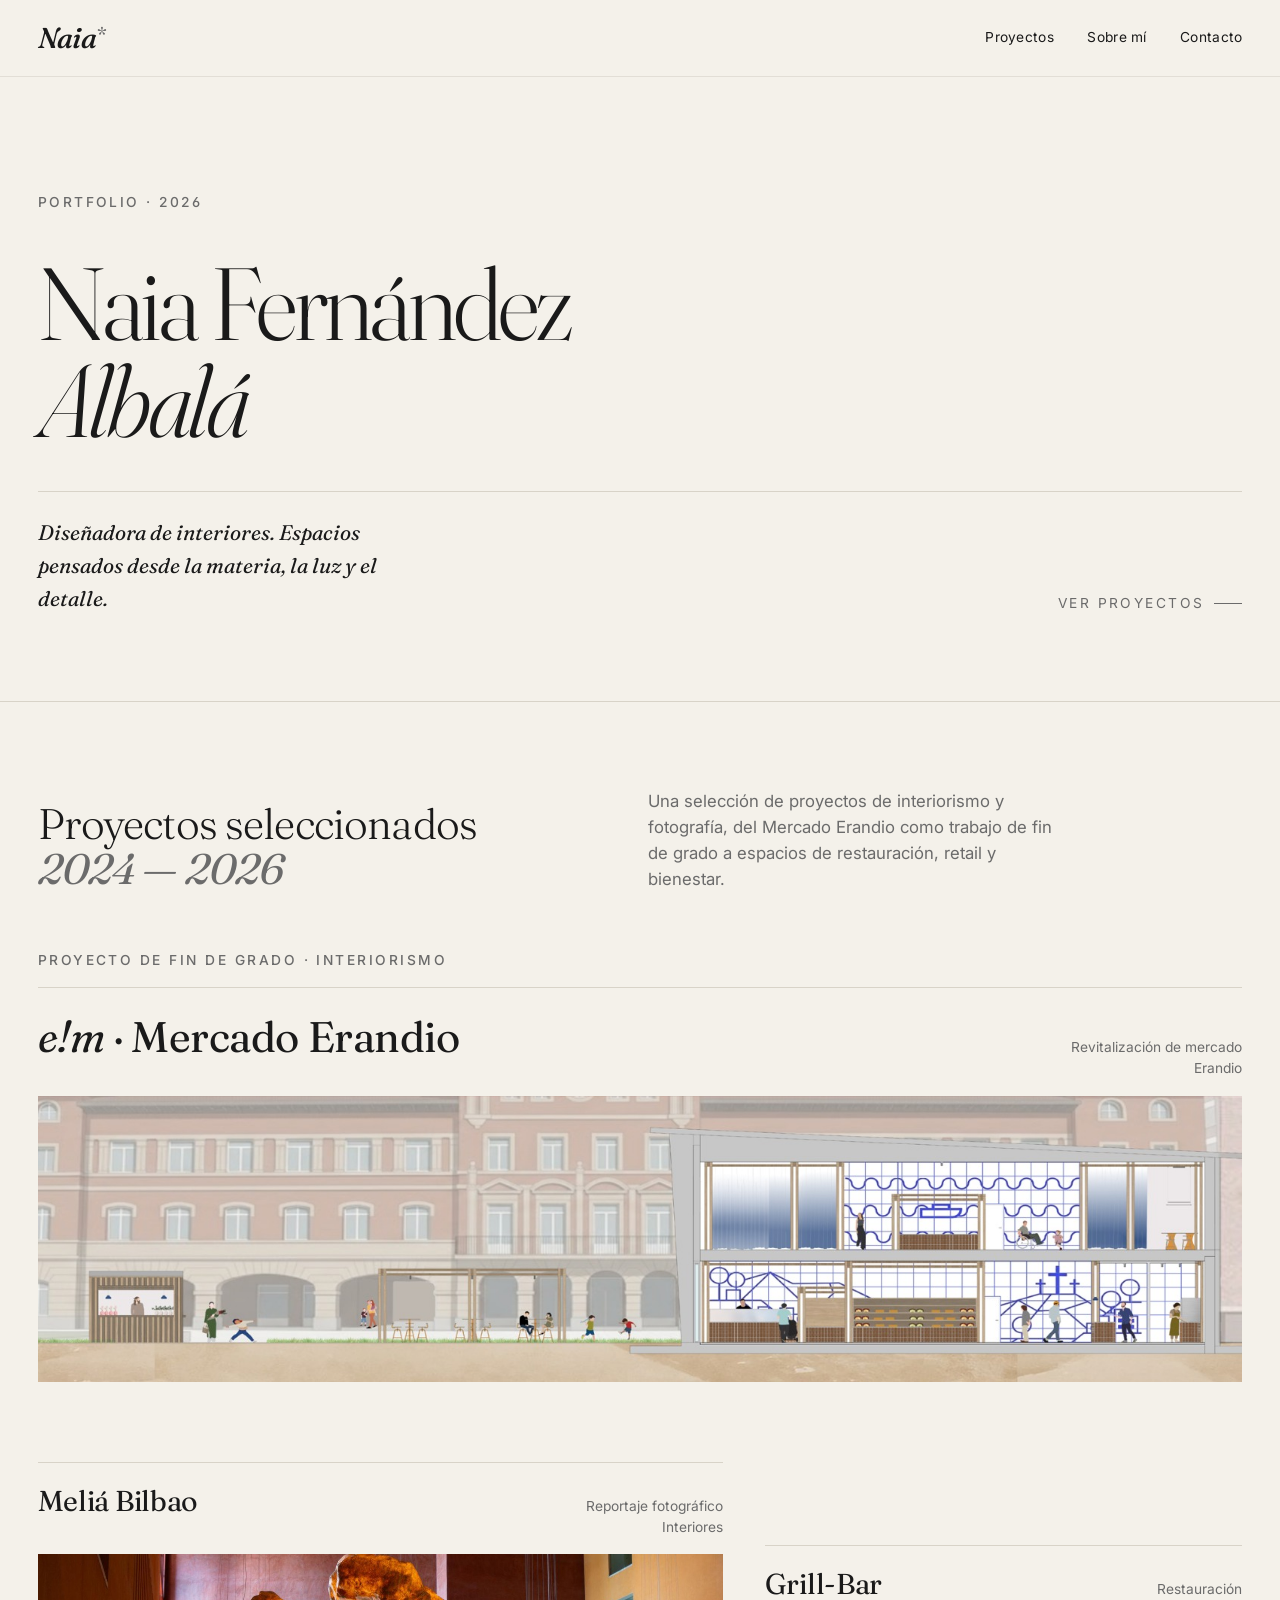
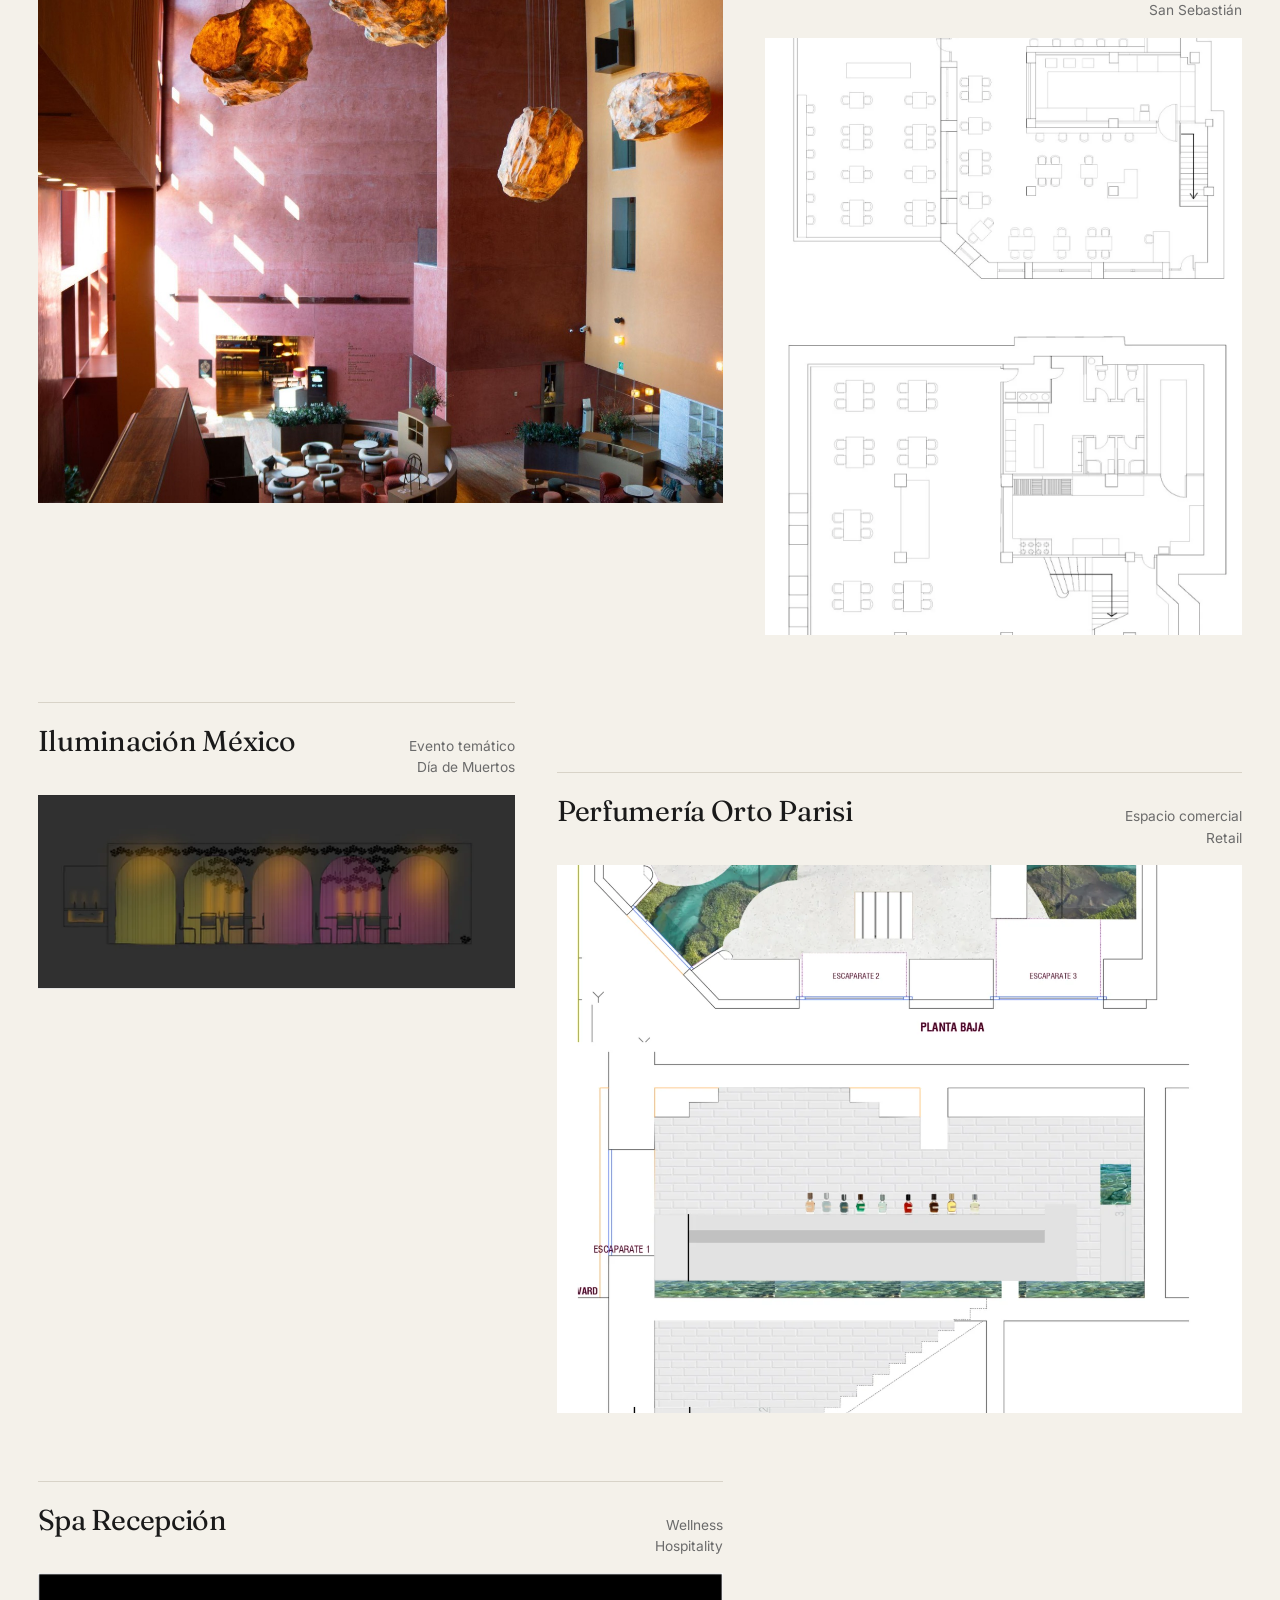
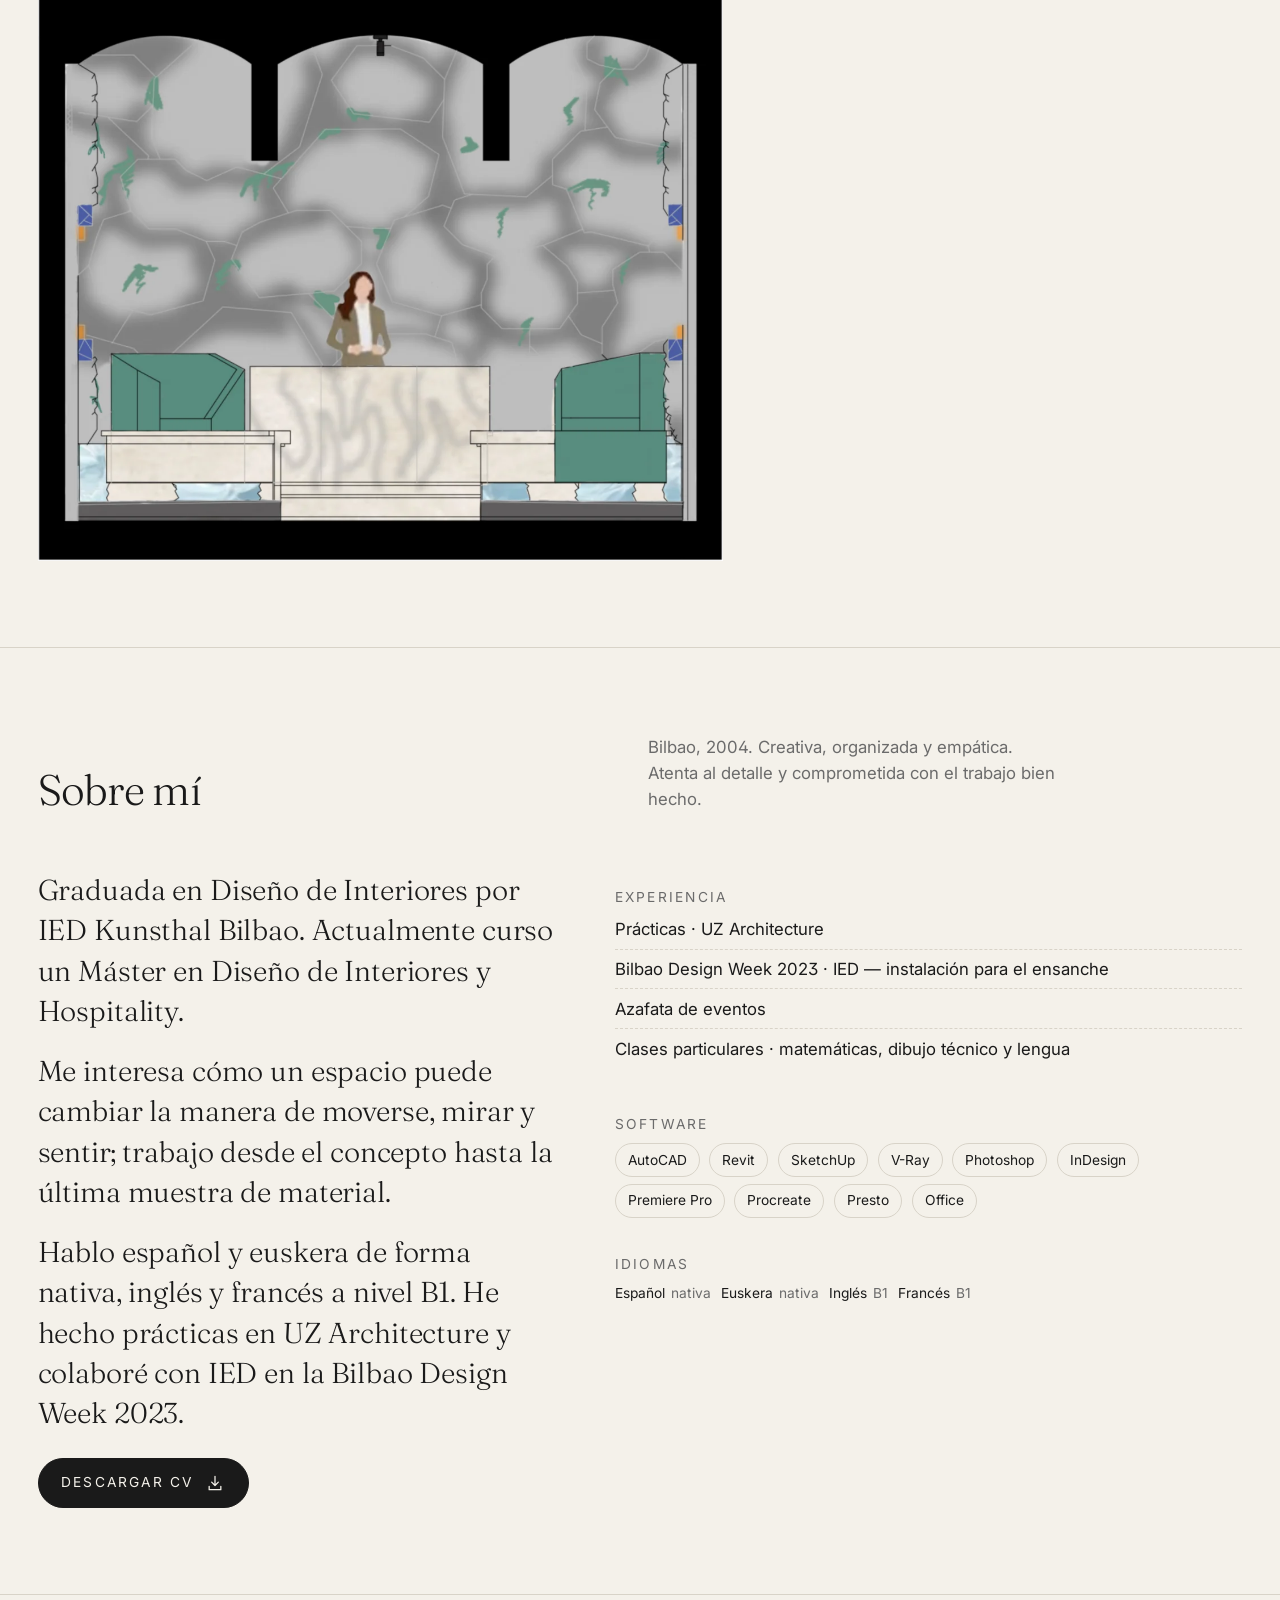
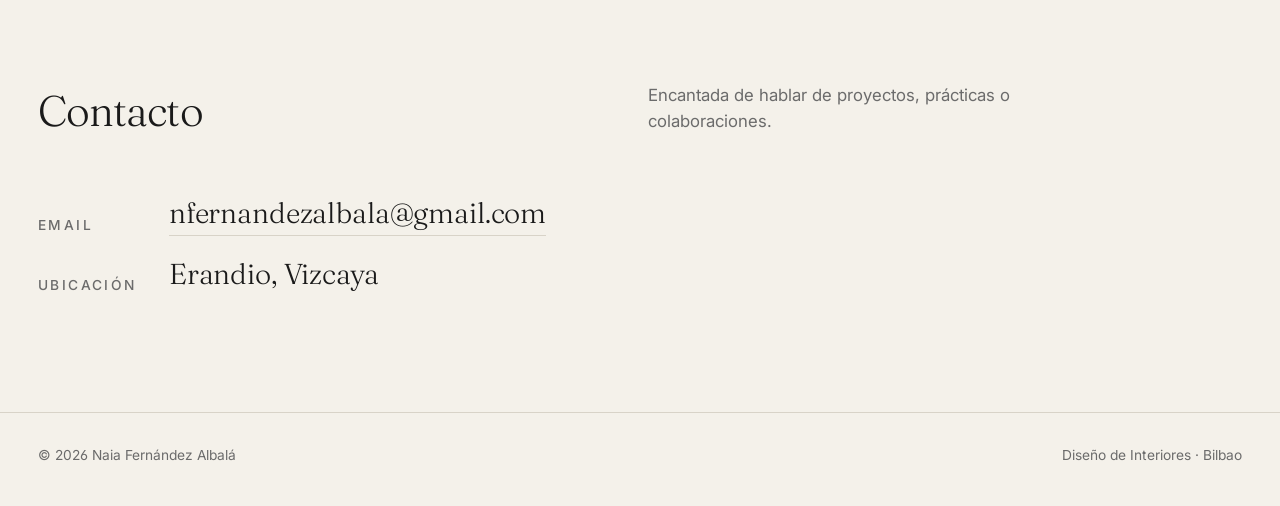
<file: index.html>
<!doctype html>
<html lang="es">
<head>
<meta charset="utf-8" />
<meta name="viewport" content="width=device-width, initial-scale=1" />
<title>Naia Fernández Albalá · Diseño de Interiores</title>
<meta name="description" content="Portfolio de Naia Fernández Albalá, diseñadora de interiores. e!m · Mercado Erandio, proyectos de espacios y fotografía de interiores." />
<meta name="theme-color" content="#f4f1ea" />
<link rel="icon" type="image/svg+xml" href="assets/icons/favicon.svg" />
<link rel="preconnect" href="https://fonts.googleapis.com" />
<link rel="preconnect" href="https://fonts.gstatic.com" crossorigin />
<link href="https://fonts.googleapis.com/css2?family=Fraunces:ital,opsz,wght@0,9..144,300;0,9..144,400;0,9..144,500;1,9..144,300;1,9..144,400&family=Inter:wght@400;500&display=swap" rel="stylesheet" />
<link rel="stylesheet" href="assets/css/styles.css?v=80d0acb8" />
<meta property="og:title" content="Naia Fernández Albalá · Portfolio" />
<meta property="og:description" content="Diseño de Interiores. e!m · Mercado Erandio, proyectos de espacios y reportaje fotográfico del Meliá Bilbao." />
<meta property="og:type" content="website" />
</head>
<body>
<a class="skip-link" href="#contenido">Saltar al contenido</a>

<header class="site-header">
  <div class="container site-header__row">
    <a class="brand" href="index.html" aria-label="Inicio">Naia<sup>*</sup></a>
    <button class="nav-toggle" type="button" aria-expanded="false" aria-controls="primary-nav" aria-label="Abrir menú">
      <span class="nav-toggle__bars" aria-hidden="true"></span>
    </button>
    <nav class="nav" id="primary-nav" aria-label="Principal">
      <a href="#proyectos">Proyectos</a>
      <a href="#sobre-mi">Sobre mí</a>
      <a href="#contacto">Contacto</a>
    </nav>
  </div>
</header>

<main id="contenido" tabindex="-1">

  <section class="hero container reveal" aria-labelledby="hero-title">
    <p class="hero__eyebrow eyebrow">Portfolio · 2026</p>
    <h1 id="hero-title" class="hero__title serif">
      Naia Fernández<br /><em>Albalá</em>
    </h1>
    <div class="hero__meta">
      <p class="hero__role">Diseñadora de interiores. Espacios pensados desde la materia, la luz y el detalle.</p>
      <a class="hero__cue" href="#proyectos">Ver proyectos</a>
    </div>
  </section>

  <section id="proyectos" class="section" aria-labelledby="proyectos-title">
    <div class="container">
      <header class="section__head reveal">
        <h2 id="proyectos-title" class="section__title">Proyectos seleccionados<br /><em class="serif" style="font-style:italic; color: var(--muted);">2024 — 2026</em></h2>
        <p style="margin:0; max-width: 38ch; color: var(--muted);">Una selección de proyectos de interiorismo y fotografía, del Mercado Erandio como trabajo de fin de grado a espacios de restauración, retail y bienestar.</p>
      </header>

      <a class="project-card project-card--featured reveal" href="projects/mercado-erandio.html">
        <p class="project-card__eyebrow eyebrow">Proyecto de fin de grado · Interiorismo</p>
        <div class="project-card__caption">
          <h3 class="project-card__title"><em>e!m</em> · Mercado Erandio</h3>
          <p class="project-card__meta">Revitalización de mercado<br />Erandio</p>
        </div>
        <div class="project-card__media">
          <img src="Fotos%20TFE/1.jpeg" alt="Sección ilustrada de e!m · Mercado Erandio, con módulos exteriores y dos plantas de actividad" width="1600" height="380" loading="lazy" decoding="async" />
        </div>
      </a>

      <div class="projects">
        <a class="project-card reveal" href="projects/reportaje-melia-bilbao.html">
          <div class="project-card__caption">
            <h3 class="project-card__title">Meliá Bilbao</h3>
            <p class="project-card__meta">Reportaje fotográfico<br />Interiores</p>
          </div>
          <div class="project-card__media">
            <img src="fotos%20reportaje%20fotografico/2.jpeg" alt="Atrio del Meliá Bilbao con luminarias escultóricas y espacios de encuentro" width="1600" height="1064" loading="lazy" decoding="async" />
          </div>
        </a>

        <a class="project-card reveal" href="projects/grill-bar.html">
          <div class="project-card__caption">
            <h3 class="project-card__title">Grill-Bar</h3>
            <p class="project-card__meta">Restauración<br />San Sebastián</p>
          </div>
          <div class="project-card__media">
            <img src="assets/proyectos/grill-bar/02.webp" alt="Plantas técnicas del Grill-Bar en San Sebastián" loading="lazy" width="1249" height="2108" decoding="async" />
          </div>
        </a>

        <a class="project-card reveal" href="projects/iluminacion-mexico.html">
          <div class="project-card__caption">
            <h3 class="project-card__title">Iluminación México</h3>
            <p class="project-card__meta">Evento temático<br />Día de Muertos</p>
          </div>
          <div class="project-card__media project-card__media--visual">
            <span class="visual-crop" style="--image-width: 893; --crop-x: 40; --crop-y: 399; --crop-width: 801; --crop-height: 325;">
              <img src="assets/proyectos/iluminacion-mexico/04.webp" alt="Mapa lumínico del proyecto de iluminación Día de Muertos" loading="lazy" width="893" height="1197" decoding="async" />
            </span>
          </div>
        </a>

        <a class="project-card reveal" href="projects/perfumeria-orto-parisi.html">
          <div class="project-card__caption">
            <h3 class="project-card__title">Perfumería Orto Parisi</h3>
            <p class="project-card__meta">Espacio comercial<br />Retail</p>
          </div>
          <div class="project-card__media">
            <img src="assets/proyectos/perfumeria-orto-parisi/03.webp" alt="Planta baja y sección de la perfumería Orto Parisi con riachuelo" loading="lazy" width="1337" height="2106" decoding="async" />
          </div>
        </a>

        <a class="project-card reveal" href="projects/spa-recepcion.html">
          <div class="project-card__caption">
            <h3 class="project-card__title">Spa Recepción</h3>
            <p class="project-card__meta">Wellness<br />Hospitality</p>
          </div>
          <div class="project-card__media project-card__media--visual">
            <span class="visual-crop" style="--image-width: 1317; --crop-x: 70; --crop-y: 92; --crop-width: 1208; --crop-height: 1035;">
              <img src="assets/proyectos/spa-recepcion/01.webp" alt="Render de la recepción del spa con paredes orgánicas" loading="lazy" width="1317" height="1166" decoding="async" />
            </span>
          </div>
        </a>
      </div>
    </div>
  </section>

  <section id="sobre-mi" class="section" aria-labelledby="sobre-mi-title">
    <div class="container">
      <header class="section__head reveal">
        <h2 id="sobre-mi-title" class="section__title">Sobre mí</h2>
        <p style="margin:0; max-width: 38ch; color: var(--muted);">Bilbao, 2004. Creativa, organizada y empática. Atenta al detalle y comprometida con el trabajo bien hecho.</p>
      </header>

      <div class="about">
        <div class="about__bio reveal">
          <p>Graduada en Diseño de Interiores por IED Kunsthal Bilbao. Actualmente curso un Máster en Diseño de Interiores y Hospitality.</p>
          <p>Me interesa cómo un espacio puede cambiar la manera de moverse, mirar y sentir; trabajo desde el concepto hasta la última muestra de material.</p>
          <p>Hablo español y euskera de forma nativa, inglés y francés a nivel B1. He hecho prácticas en UZ Architecture y colaboré con IED en la Bilbao Design Week 2023.</p>
          <a class="about__cv" href="proyectos/cv%20naia.pdf" download="CV-Naia-Fernandez-Albala.pdf" aria-label="Descargar CV en PDF">
            Descargar CV
            <svg class="about__cv-icon" xmlns="http://www.w3.org/2000/svg" width="20" height="20" viewBox="0 0 24 24" fill="none" stroke="currentColor" stroke-width="1.5" stroke-linecap="round" stroke-linejoin="round" aria-hidden="true" focusable="false">
              <path d="M12 4v11m-4-4 4 4 4-4M5 16v4h14v-4" />
            </svg>
          </a>
        </div>

        <div class="about__details">
          <div class="detail-block reveal">
            <dl>
              <dt>Experiencia</dt>
              <dd>Prácticas · UZ Architecture</dd>
              <dd>Bilbao Design Week 2023 · IED — instalación para el ensanche</dd>
              <dd>Azafata de eventos</dd>
              <dd>Clases particulares · matemáticas, dibujo técnico y lengua</dd>
            </dl>
          </div>

          <div class="detail-block reveal">
            <h3 class="detail-block__title">Software</h3>
            <ul class="skill-list" aria-label="Software">
              <li>AutoCAD</li>
              <li>Revit</li>
              <li>SketchUp</li>
              <li>V-Ray</li>
              <li>Photoshop</li>
              <li>InDesign</li>
              <li>Premiere Pro</li>
              <li>Procreate</li>
              <li>Presto</li>
              <li>Office</li>
            </ul>
          </div>

          <div class="detail-block reveal">
            <h3 class="detail-block__title">Idiomas</h3>
            <ul class="lang-list" aria-label="Idiomas">
              <li>Español <span>nativa</span></li>
              <li>Euskera <span>nativa</span></li>
              <li>Inglés <span>B1</span></li>
              <li>Francés <span>B1</span></li>
            </ul>
          </div>
        </div>
      </div>
    </div>
  </section>

  <section id="contacto" class="section" aria-labelledby="contacto-title">
    <div class="container">
      <header class="section__head reveal">
        <h2 id="contacto-title" class="section__title">Contacto</h2>
        <p style="margin:0; max-width: 38ch; color: var(--muted);">Encantada de hablar de proyectos, prácticas o colaboraciones.</p>
      </header>

      <dl class="contact-grid reveal">
        <dt>Email</dt>
        <dd><a href="mailto:nfernandezalbala@gmail.com">nfernandezalbala@gmail.com</a></dd>
        <dt>Ubicación</dt>
        <dd>Erandio, Vizcaya</dd>
      </dl>
    </div>
  </section>

</main>

<footer class="site-footer">
  <div class="container site-footer__row">
    <span>© <span id="year">2026</span> Naia Fernández Albalá</span>
    <span>Diseño de Interiores · Bilbao</span>
  </div>
</footer>

<script>document.getElementById("year").textContent = new Date().getFullYear();</script>
<script src="assets/js/main.js?v=3f03e110" defer></script>
</body>
</html>
</file>
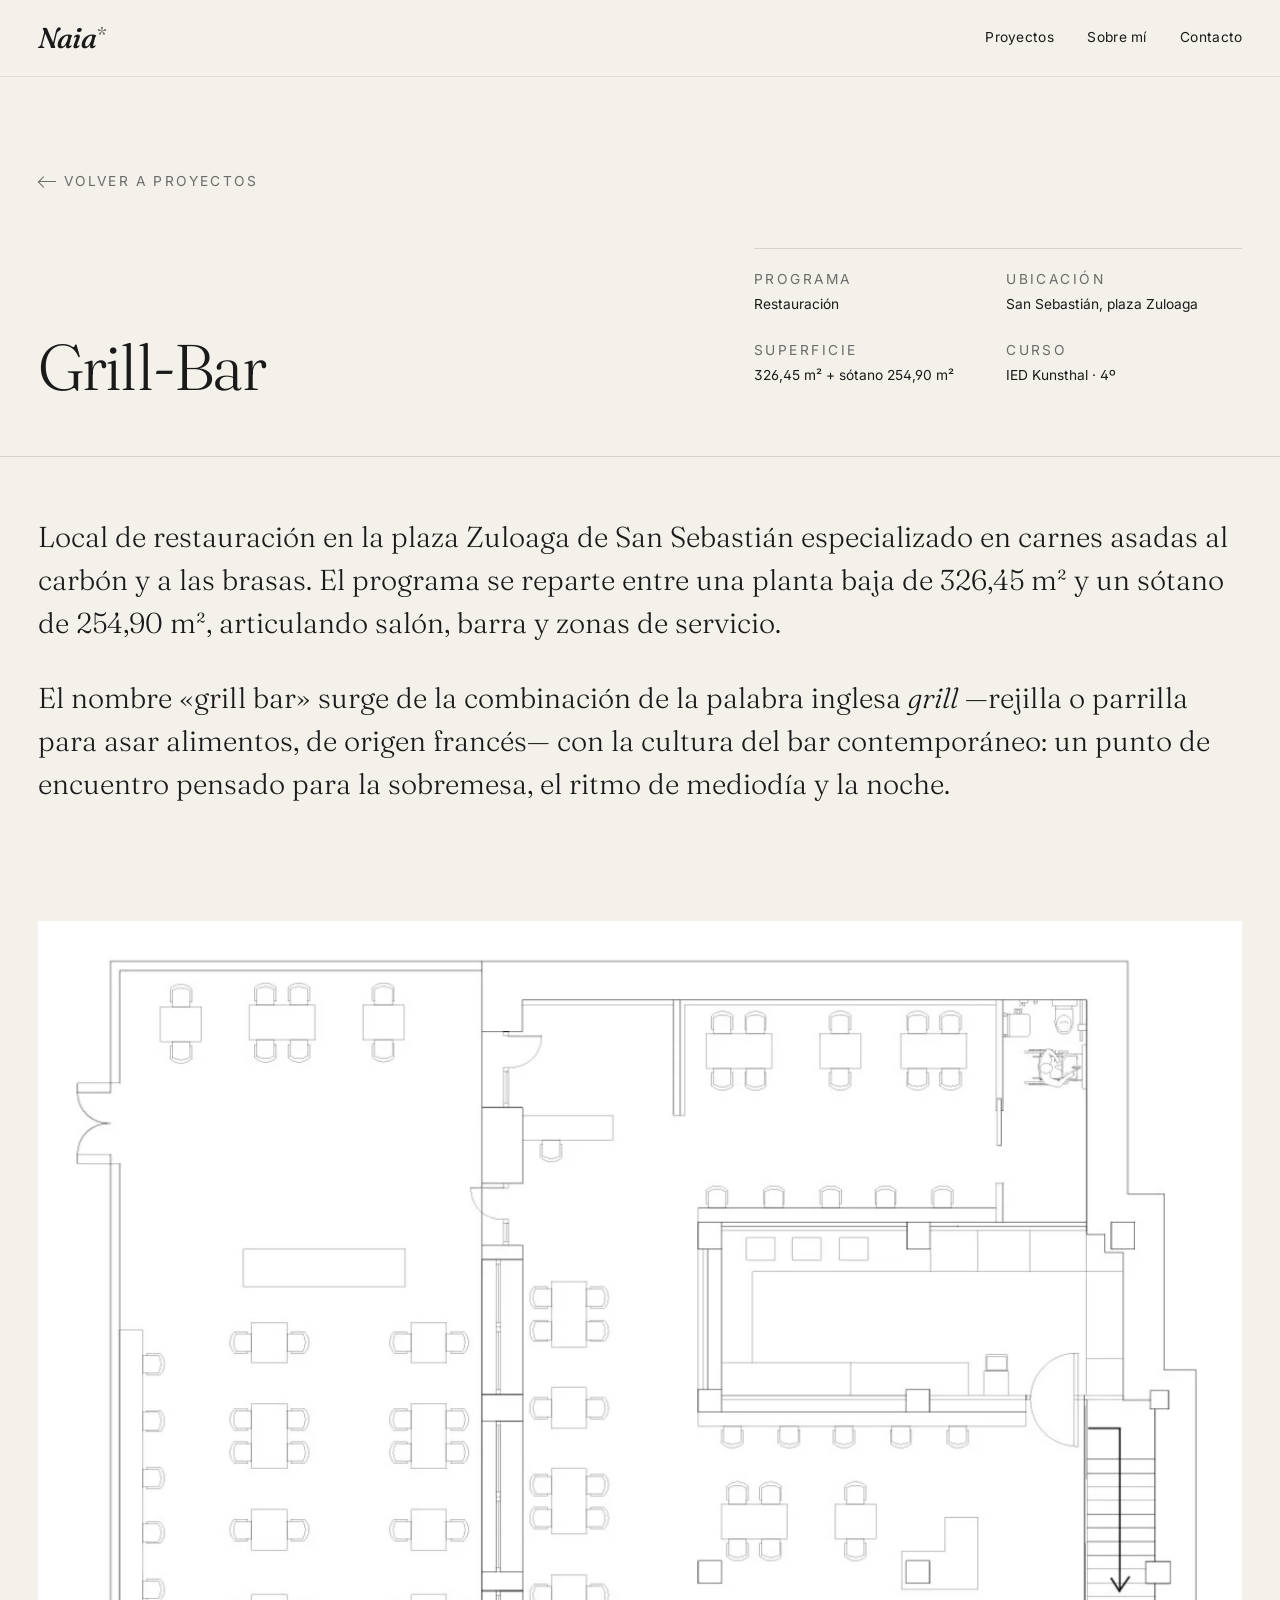
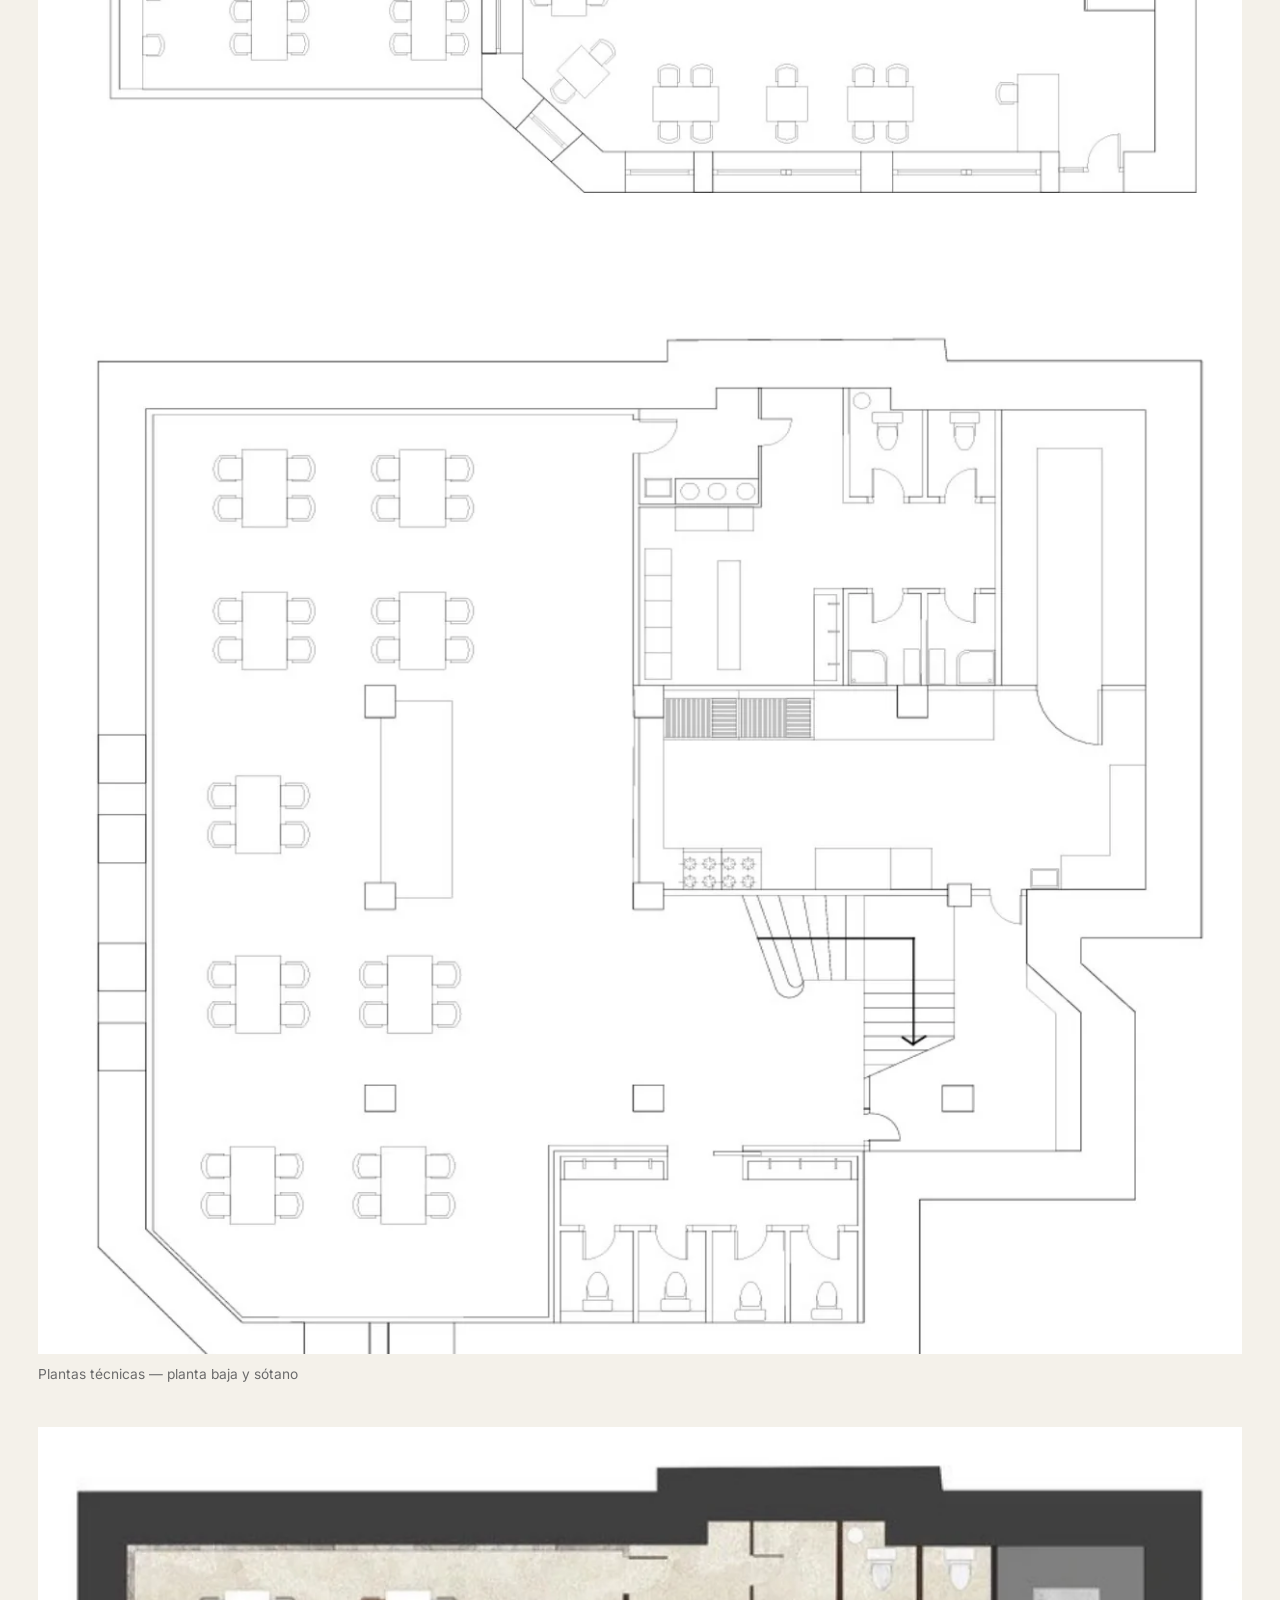
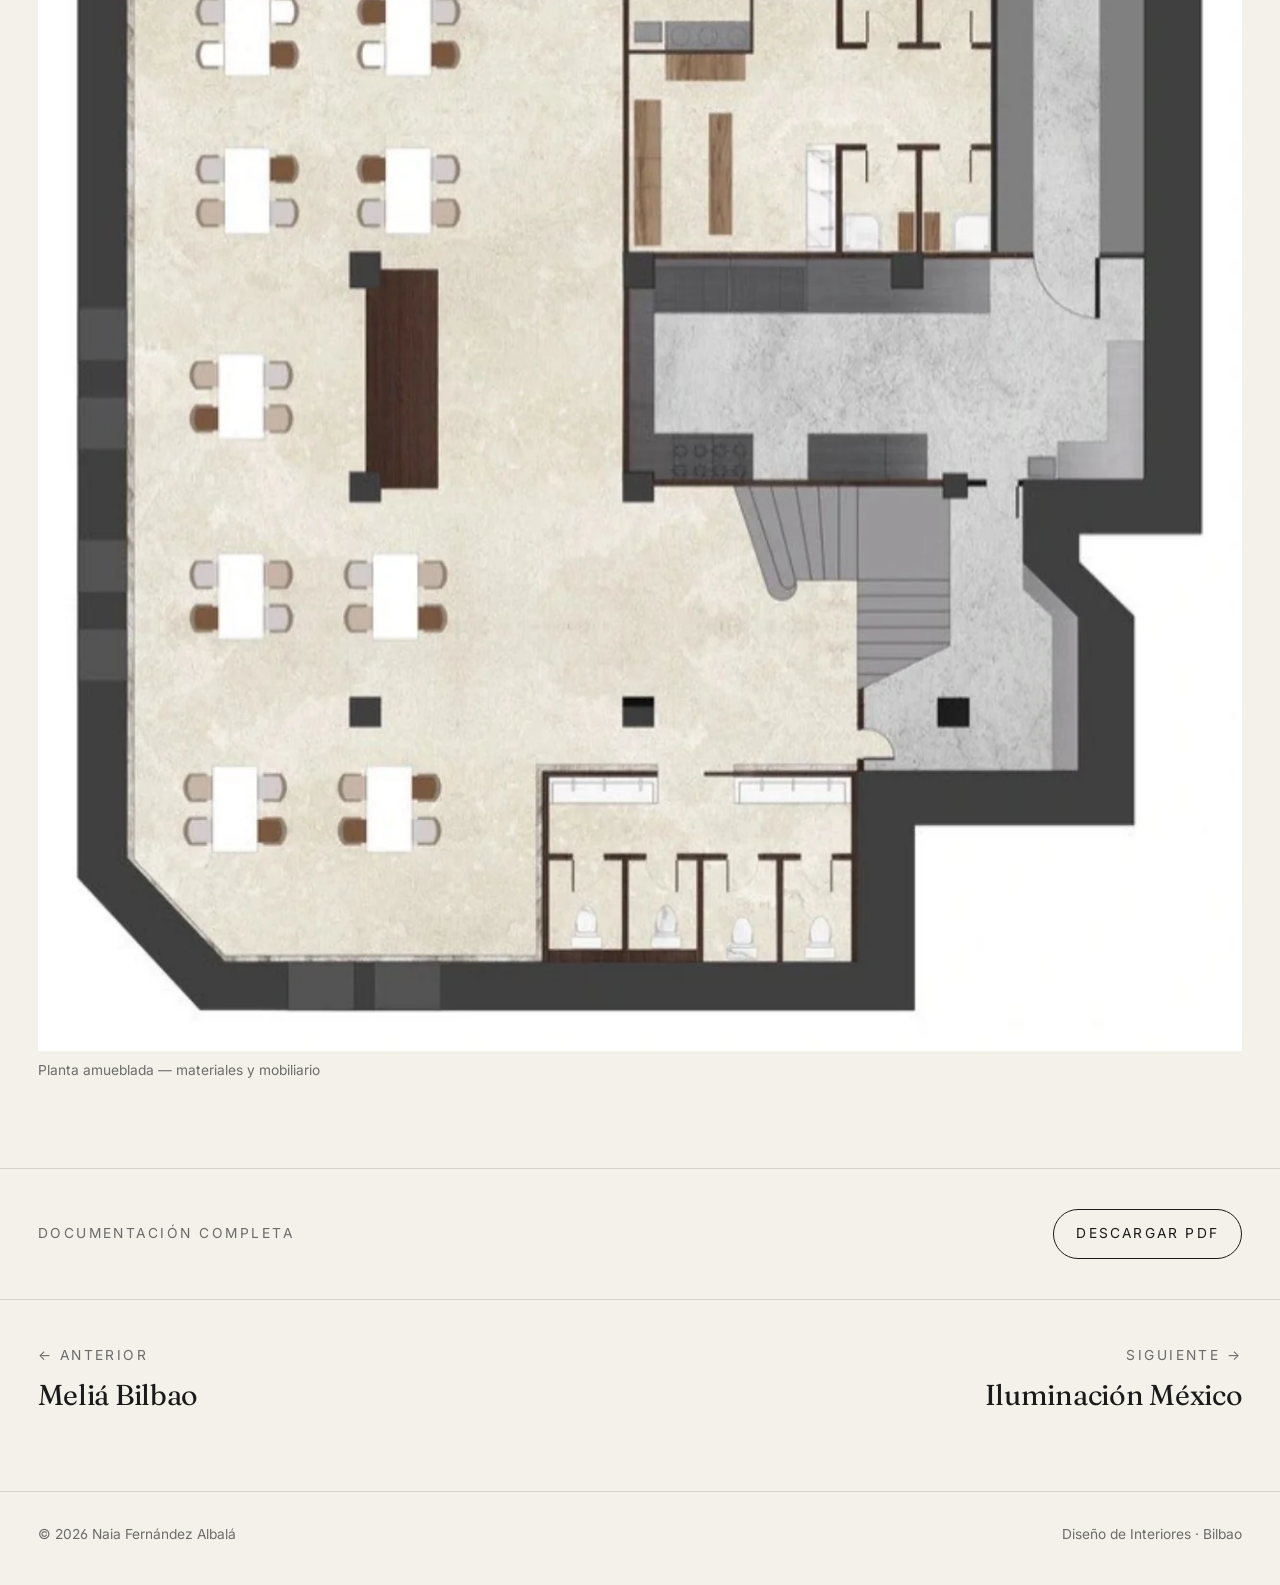
<file: projects/grill-bar.html>
<!doctype html>
<html lang="es">
<head>
<meta charset="utf-8" />
<meta name="viewport" content="width=device-width, initial-scale=1" />
<title>Grill-Bar · Naia Fernández Albalá</title>
<meta name="description" content="Diseño interior de un local de restauración en la plaza Zuloaga de San Sebastián, especializado en carnes asadas al carbón." />
<meta name="theme-color" content="#f4f1ea" />
<link rel="icon" type="image/svg+xml" href="../assets/icons/favicon.svg" />
<link rel="preconnect" href="https://fonts.googleapis.com" />
<link rel="preconnect" href="https://fonts.gstatic.com" crossorigin />
<link href="https://fonts.googleapis.com/css2?family=Fraunces:ital,opsz,wght@0,9..144,300;0,9..144,400;0,9..144,500;1,9..144,300;1,9..144,400&family=Inter:wght@400;500&display=swap" rel="stylesheet" />
<link rel="stylesheet" href="../assets/css/styles.css?v=80d0acb8" />
</head>
<body>
<a class="skip-link" href="#contenido">Saltar al contenido</a>

<header class="site-header">
  <div class="container site-header__row">
    <a class="brand" href="../index.html" aria-label="Inicio">Naia<sup>*</sup></a>
    <button class="nav-toggle" type="button" aria-expanded="false" aria-controls="primary-nav" aria-label="Abrir menú">
      <span class="nav-toggle__bars" aria-hidden="true"></span>
    </button>
    <nav class="nav" id="primary-nav" aria-label="Principal">
      <a href="../index.html#proyectos">Proyectos</a>
      <a href="../index.html#sobre-mi">Sobre mí</a>
      <a href="../index.html#contacto">Contacto</a>
    </nav>
  </div>
</header>

<main id="contenido" tabindex="-1">
  <section class="container project-hero reveal">
    <a class="project-hero__back" href="../index.html#proyectos">
      <span class="arrow" aria-hidden="true"></span>
      Volver a proyectos
    </a>
    <div class="project-hero__top">
      <h1 class="project-hero__title">Grill-Bar</h1>
      <dl class="project-hero__meta">
        <div><dt>Programa</dt><dd>Restauración</dd></div>
        <div><dt>Ubicación</dt><dd>San Sebastián, plaza Zuloaga</dd></div>
        <div><dt>Superficie</dt><dd>326,45 m² + sótano 254,90 m²</dd></div>
        <div><dt>Curso</dt><dd>IED Kunsthal · 4º</dd></div>
      </dl>
    </div>
  </section>

  <section class="container project-description reveal">
    <div class="project-description__inner">
      <p>Local de restauración en la plaza Zuloaga de San Sebastián especializado en carnes asadas al carbón y a las brasas. El programa se reparte entre una planta baja de 326,45 m² y un sótano de 254,90 m², articulando salón, barra y zonas de servicio.</p>
      <p>El nombre «grill bar» surge de la combinación de la palabra inglesa <em>grill</em> —rejilla o parrilla para asar alimentos, de origen francés— con la cultura del bar contemporáneo: un punto de encuentro pensado para la sobremesa, el ritmo de mediodía y la noche.</p>
    </div>
  </section>

  <section class="container gallery">
    <figure class="reveal">
      <button type="button" data-src="../assets/proyectos/grill-bar/02.webp" data-alt="Plantas técnicas: planta baja y sótano">
        <img src="../assets/proyectos/grill-bar/02.webp" alt="Plantas técnicas: planta baja y sótano" loading="lazy" width="1249" height="2108" decoding="async" />
      </button>
      <figcaption>Plantas técnicas — planta baja y sótano</figcaption>
    </figure>
    <figure class="reveal">
      <button type="button" data-src="../assets/proyectos/grill-bar/03.webp" data-alt="Planta amueblada con materiales y mobiliario">
        <img src="../assets/proyectos/grill-bar/03.webp" alt="Planta amueblada con materiales y mobiliario" loading="lazy" width="1252" height="1272" decoding="async" />
      </button>
      <figcaption>Planta amueblada — materiales y mobiliario</figcaption>
    </figure>
  </section>

  <section class="container project-actions reveal">
    <p style="margin:0; color: var(--muted); font-size: var(--step--1); letter-spacing: 0.18em; text-transform: uppercase;">Documentación completa</p>
    <a class="button-link" href="../proyectos/Grill-Bar%20.pdf" download>Descargar PDF</a>
  </section>

  <nav class="container project-nav" aria-label="Navegación entre proyectos">
    <a href="reportaje-melia-bilbao.html">
      <span class="project-nav__label">← Anterior</span>
      <span class="project-nav__title serif">Meliá Bilbao</span>
    </a>
    <a href="iluminacion-mexico.html">
      <span class="project-nav__label">Siguiente →</span>
      <span class="project-nav__title serif">Iluminación México</span>
    </a>
  </nav>
</main>

<footer class="site-footer">
  <div class="container site-footer__row">
    <span>© <span id="year">2026</span> Naia Fernández Albalá</span>
    <span>Diseño de Interiores · Bilbao</span>
  </div>
</footer>

<script>document.getElementById("year").textContent = new Date().getFullYear();</script>
<script src="../assets/js/main.js?v=3f03e110" defer></script>
</body>
</html>
</file>
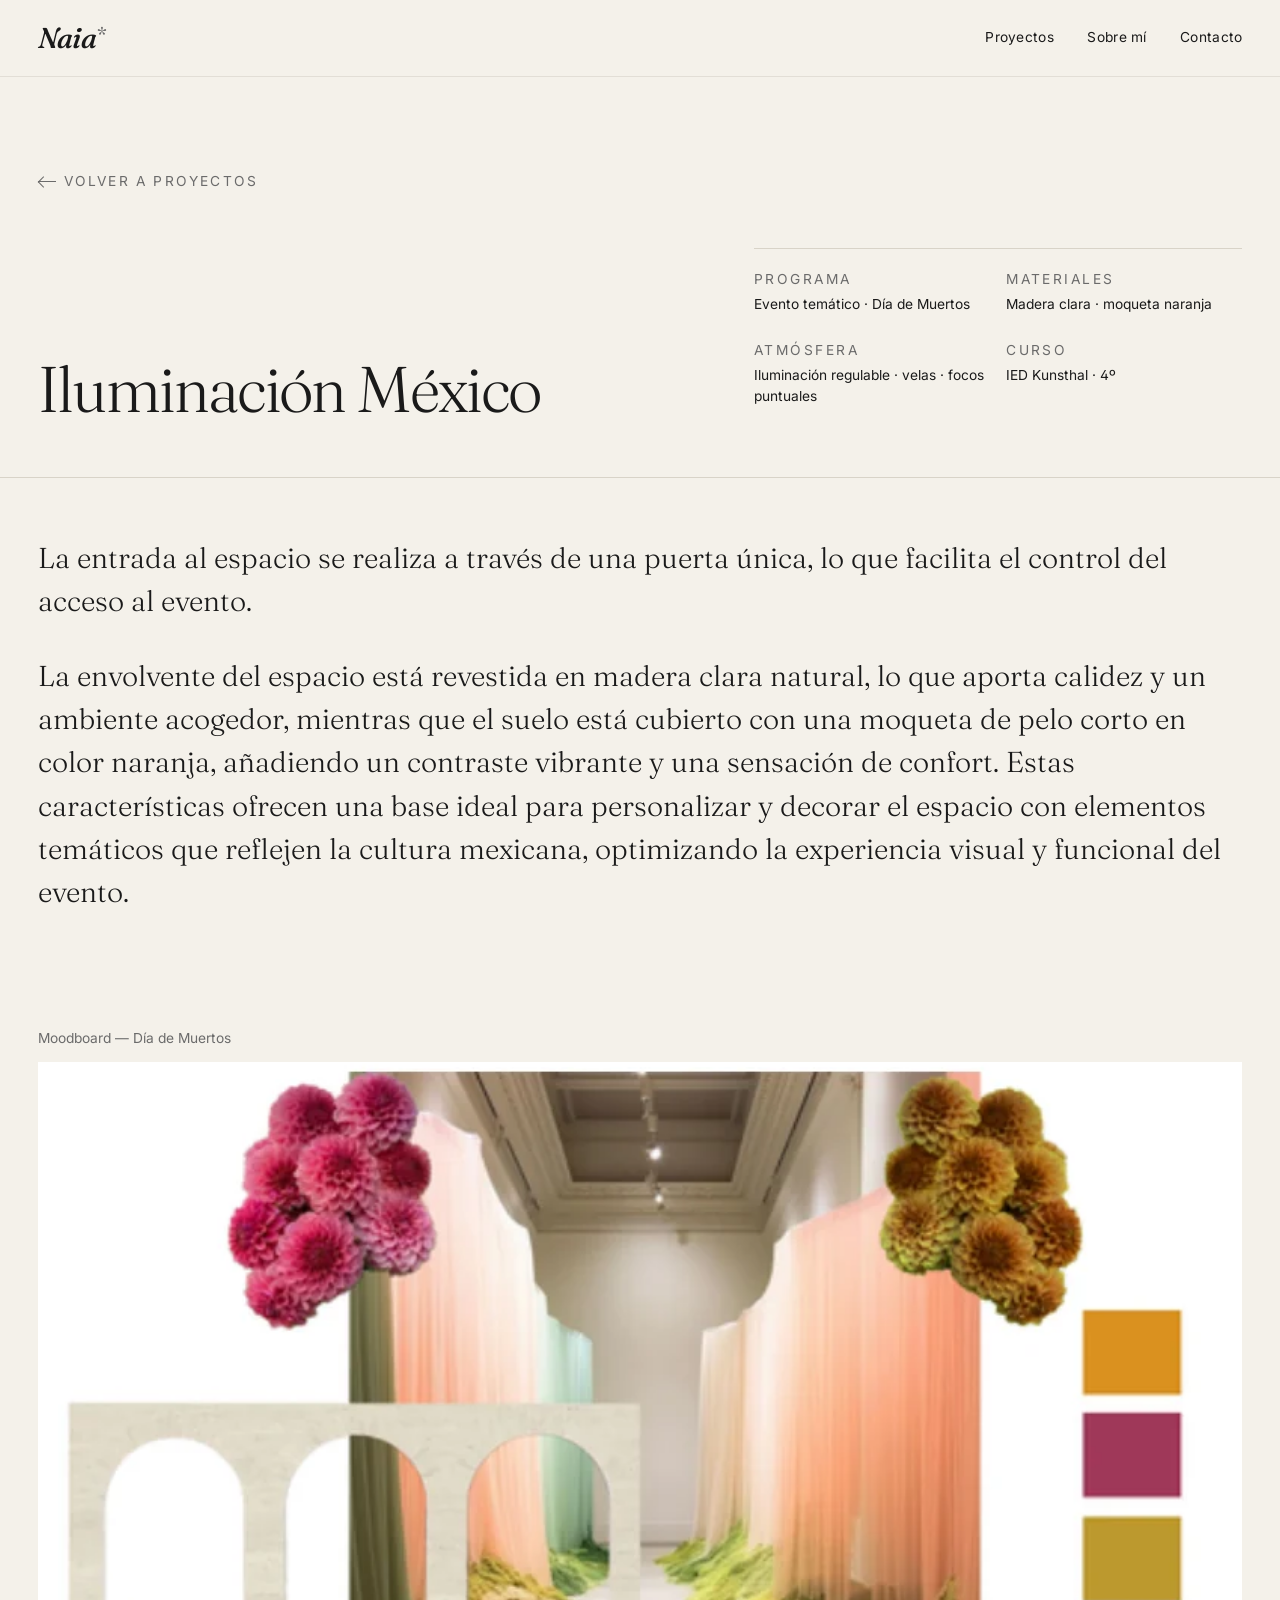
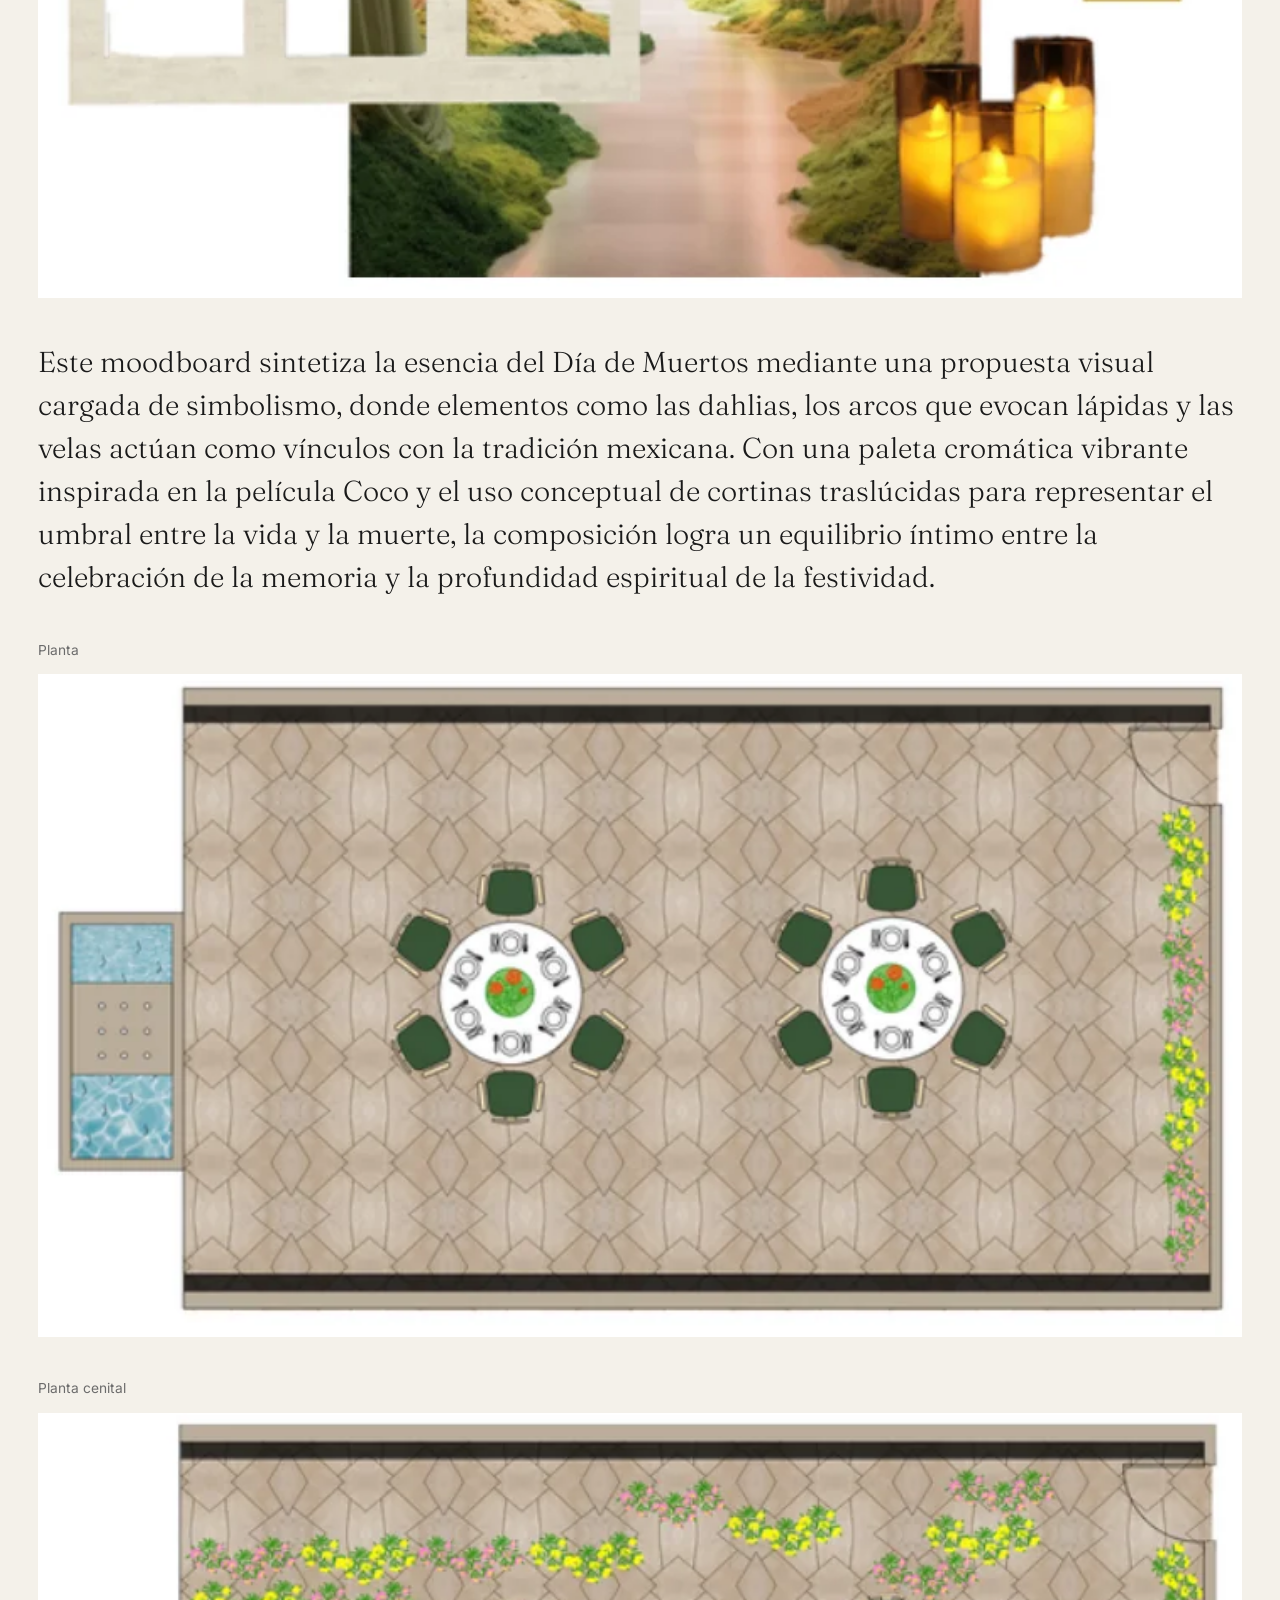
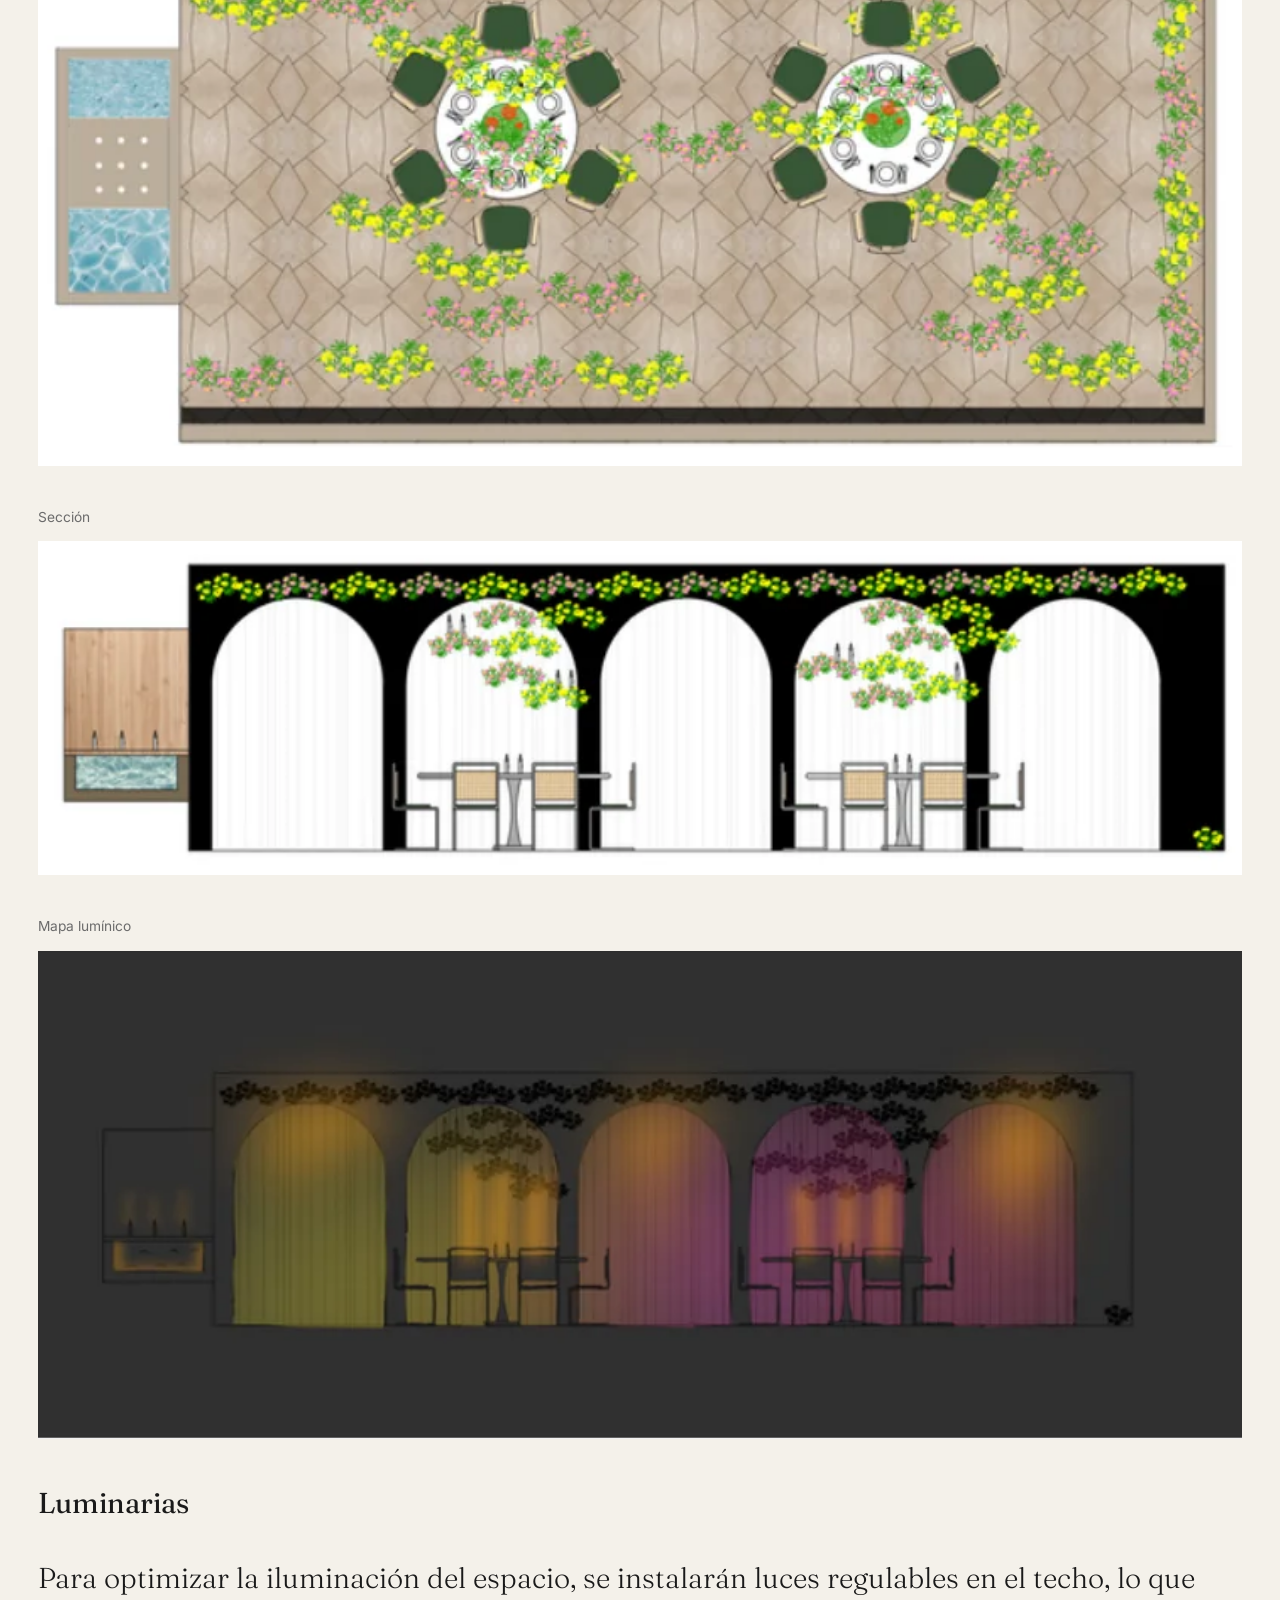
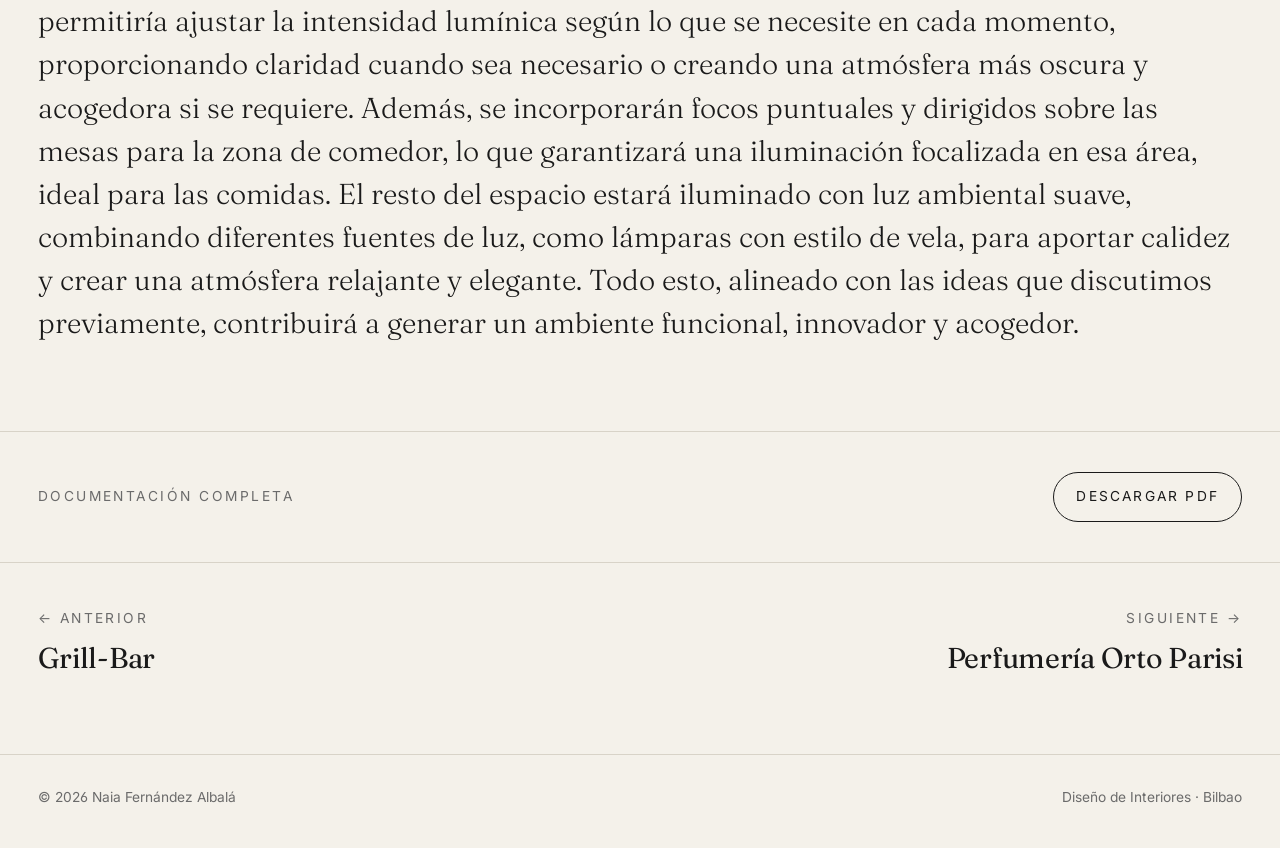
<file: projects/iluminacion-mexico.html>
<!doctype html>
<html lang="es">
<head>
<meta charset="utf-8" />
<meta name="viewport" content="width=device-width, initial-scale=1" />
<title>Iluminación México · Naia Fernández Albalá</title>
<meta name="description" content="Diseño de iluminación para un evento temático del Día de Muertos: madera clara, moqueta naranja y una atmósfera de velas que evoca la cultura mexicana." />
<meta name="theme-color" content="#f4f1ea" />
<link rel="icon" type="image/svg+xml" href="../assets/icons/favicon.svg" />
<link rel="preconnect" href="https://fonts.googleapis.com" />
<link rel="preconnect" href="https://fonts.gstatic.com" crossorigin />
<link href="https://fonts.googleapis.com/css2?family=Fraunces:ital,opsz,wght@0,9..144,300;0,9..144,400;0,9..144,500;1,9..144,300;1,9..144,400&family=Inter:wght@400;500&display=swap" rel="stylesheet" />
<link rel="stylesheet" href="../assets/css/styles.css?v=80d0acb8" />
</head>
<body>
<a class="skip-link" href="#contenido">Saltar al contenido</a>

<header class="site-header">
  <div class="container site-header__row">
    <a class="brand" href="../index.html" aria-label="Inicio">Naia<sup>*</sup></a>
    <button class="nav-toggle" type="button" aria-expanded="false" aria-controls="primary-nav" aria-label="Abrir menú">
      <span class="nav-toggle__bars" aria-hidden="true"></span>
    </button>
    <nav class="nav" id="primary-nav" aria-label="Principal">
      <a href="../index.html#proyectos">Proyectos</a>
      <a href="../index.html#sobre-mi">Sobre mí</a>
      <a href="../index.html#contacto">Contacto</a>
    </nav>
  </div>
</header>

<main id="contenido" tabindex="-1">
  <section class="container project-hero reveal">
    <a class="project-hero__back" href="../index.html#proyectos">
      <span class="arrow" aria-hidden="true"></span>
      Volver a proyectos
    </a>
    <div class="project-hero__top">
      <h1 class="project-hero__title">Iluminación México</h1>
      <dl class="project-hero__meta">
        <div><dt>Programa</dt><dd>Evento temático · Día de Muertos</dd></div>
        <div><dt>Materiales</dt><dd>Madera clara · moqueta naranja</dd></div>
        <div><dt>Atmósfera</dt><dd>Iluminación regulable · velas · focos puntuales</dd></div>
        <div><dt>Curso</dt><dd>IED Kunsthal · 4º</dd></div>
      </dl>
    </div>
  </section>

  <section class="container project-description reveal">
    <div class="project-description__inner">
      <p>La entrada al espacio se realiza a través de una puerta única, lo que facilita el control del acceso al evento.</p>
      <p>La envolvente del espacio está revestida en madera clara natural, lo que aporta calidez y un ambiente acogedor, mientras que el suelo está cubierto con una moqueta de pelo corto en color naranja, añadiendo un contraste vibrante y una sensación de confort. Estas características ofrecen una base ideal para personalizar y decorar el espacio con elementos temáticos que reflejen la cultura mexicana, optimizando la experiencia visual y funcional del evento.</p>
    </div>
  </section>

  <section class="container gallery">
    <figure class="reveal">
      <figcaption>Moodboard — Día de Muertos</figcaption>
      <button type="button" data-src="../assets/proyectos/iluminacion-mexico/02.webp" data-alt="Moodboard inspirado en el Día de Muertos con dalias y velas">
        <span class="visual-crop" style="--image-width: 880; --crop-x: 40; --crop-y: 365; --crop-width: 800; --crop-height: 555;">
          <img src="../assets/proyectos/iluminacion-mexico/02.webp" alt="Moodboard inspirado en el Día de Muertos con dalias y velas" loading="lazy" width="880" height="1188" decoding="async" />
        </span>
      </button>
    </figure>
    <div class="gallery__copy reveal">
      <p>Este moodboard sintetiza la esencia del Día de Muertos mediante una propuesta visual cargada de simbolismo, donde elementos como las dahlias, los arcos que evocan lápidas y las velas actúan como vínculos con la tradición mexicana. Con una paleta cromática vibrante inspirada en la película Coco y el uso conceptual de cortinas traslúcidas para representar el umbral entre la vida y la muerte, la composición logra un equilibrio íntimo entre la celebración de la memoria y la profundidad espiritual de la festividad.</p>
    </div>
    <figure class="reveal">
      <figcaption>Planta</figcaption>
      <button type="button" data-src="../assets/proyectos/iluminacion-mexico/03.webp" data-alt="Planta del espacio con mesas de comedor y acceso">
        <span class="visual-crop" style="--image-width: 782; --crop-x: 30; --crop-y: 68; --crop-width: 722; --crop-height: 397;">
          <img src="../assets/proyectos/iluminacion-mexico/03.webp" alt="Planta del espacio con mesas de comedor y acceso" loading="lazy" width="782" height="1032" decoding="async" />
        </span>
      </button>
    </figure>
    <figure class="reveal">
      <figcaption>Planta cenital</figcaption>
      <button type="button" data-src="../assets/proyectos/iluminacion-mexico/03.webp" data-alt="Planta cenital del espacio con vegetación y mesas">
        <span class="visual-crop" style="--image-width: 782; --crop-x: 30; --crop-y: 618; --crop-width: 712; --crop-height: 386;">
          <img src="../assets/proyectos/iluminacion-mexico/03.webp" alt="Planta cenital del espacio con vegetación y mesas" loading="lazy" width="782" height="1032" decoding="async" />
        </span>
      </button>
    </figure>
    <figure class="reveal">
      <figcaption>Sección</figcaption>
      <button type="button" data-src="../assets/proyectos/iluminacion-mexico/04.webp" data-alt="Sección del espacio con arcos, vegetación y mesas de comedor">
        <span class="visual-crop" style="--image-width: 893; --crop-x: 40; --crop-y: 98; --crop-width: 813; --crop-height: 225;">
          <img src="../assets/proyectos/iluminacion-mexico/04.webp" alt="Sección del espacio con arcos, vegetación y mesas de comedor" loading="lazy" width="893" height="1197" decoding="async" />
        </span>
      </button>
    </figure>
    <figure class="reveal">
      <figcaption>Mapa lumínico</figcaption>
      <button type="button" data-src="../assets/proyectos/iluminacion-mexico/04.webp" data-alt="Mapa lumínico de la sección con iluminación ambiental en los arcos">
        <span class="visual-crop" style="--image-width: 893; --crop-x: 40; --crop-y: 399; --crop-width: 801; --crop-height: 325;">
          <img src="../assets/proyectos/iluminacion-mexico/04.webp" alt="Mapa lumínico de la sección con iluminación ambiental en los arcos" loading="lazy" width="893" height="1197" decoding="async" />
        </span>
      </button>
    </figure>
    <div class="gallery__copy reveal">
      <h2>Luminarias</h2>
      <p>Para optimizar la iluminación del espacio, se instalarán luces regulables en el techo, lo que permitiría ajustar la intensidad lumínica según lo que se necesite en cada momento, proporcionando claridad cuando sea necesario o creando una atmósfera más oscura y acogedora si se requiere. Además, se incorporarán focos puntuales y dirigidos sobre las mesas para la zona de comedor, lo que garantizará una iluminación focalizada en esa área, ideal para las comidas. El resto del espacio estará iluminado con luz ambiental suave, combinando diferentes fuentes de luz, como lámparas con estilo de vela, para aportar calidez y crear una atmósfera relajante y elegante. Todo esto, alineado con las ideas que discutimos previamente, contribuirá a generar un ambiente funcional, innovador y acogedor.</p>
    </div>
  </section>

  <section class="container project-actions reveal">
    <p style="margin:0; color: var(--muted); font-size: var(--step--1); letter-spacing: 0.18em; text-transform: uppercase;">Documentación completa</p>
    <a class="button-link" href="../proyectos/iluminacion%20mexico.pdf" download>Descargar PDF</a>
  </section>

  <nav class="container project-nav" aria-label="Navegación entre proyectos">
    <a href="grill-bar.html">
      <span class="project-nav__label">← Anterior</span>
      <span class="project-nav__title serif">Grill-Bar</span>
    </a>
    <a href="perfumeria-orto-parisi.html">
      <span class="project-nav__label">Siguiente →</span>
      <span class="project-nav__title serif">Perfumería Orto Parisi</span>
    </a>
  </nav>
</main>

<footer class="site-footer">
  <div class="container site-footer__row">
    <span>© <span id="year">2026</span> Naia Fernández Albalá</span>
    <span>Diseño de Interiores · Bilbao</span>
  </div>
</footer>

<script>document.getElementById("year").textContent = new Date().getFullYear();</script>
<script src="../assets/js/main.js?v=3f03e110" defer></script>
</body>
</html>
</file>
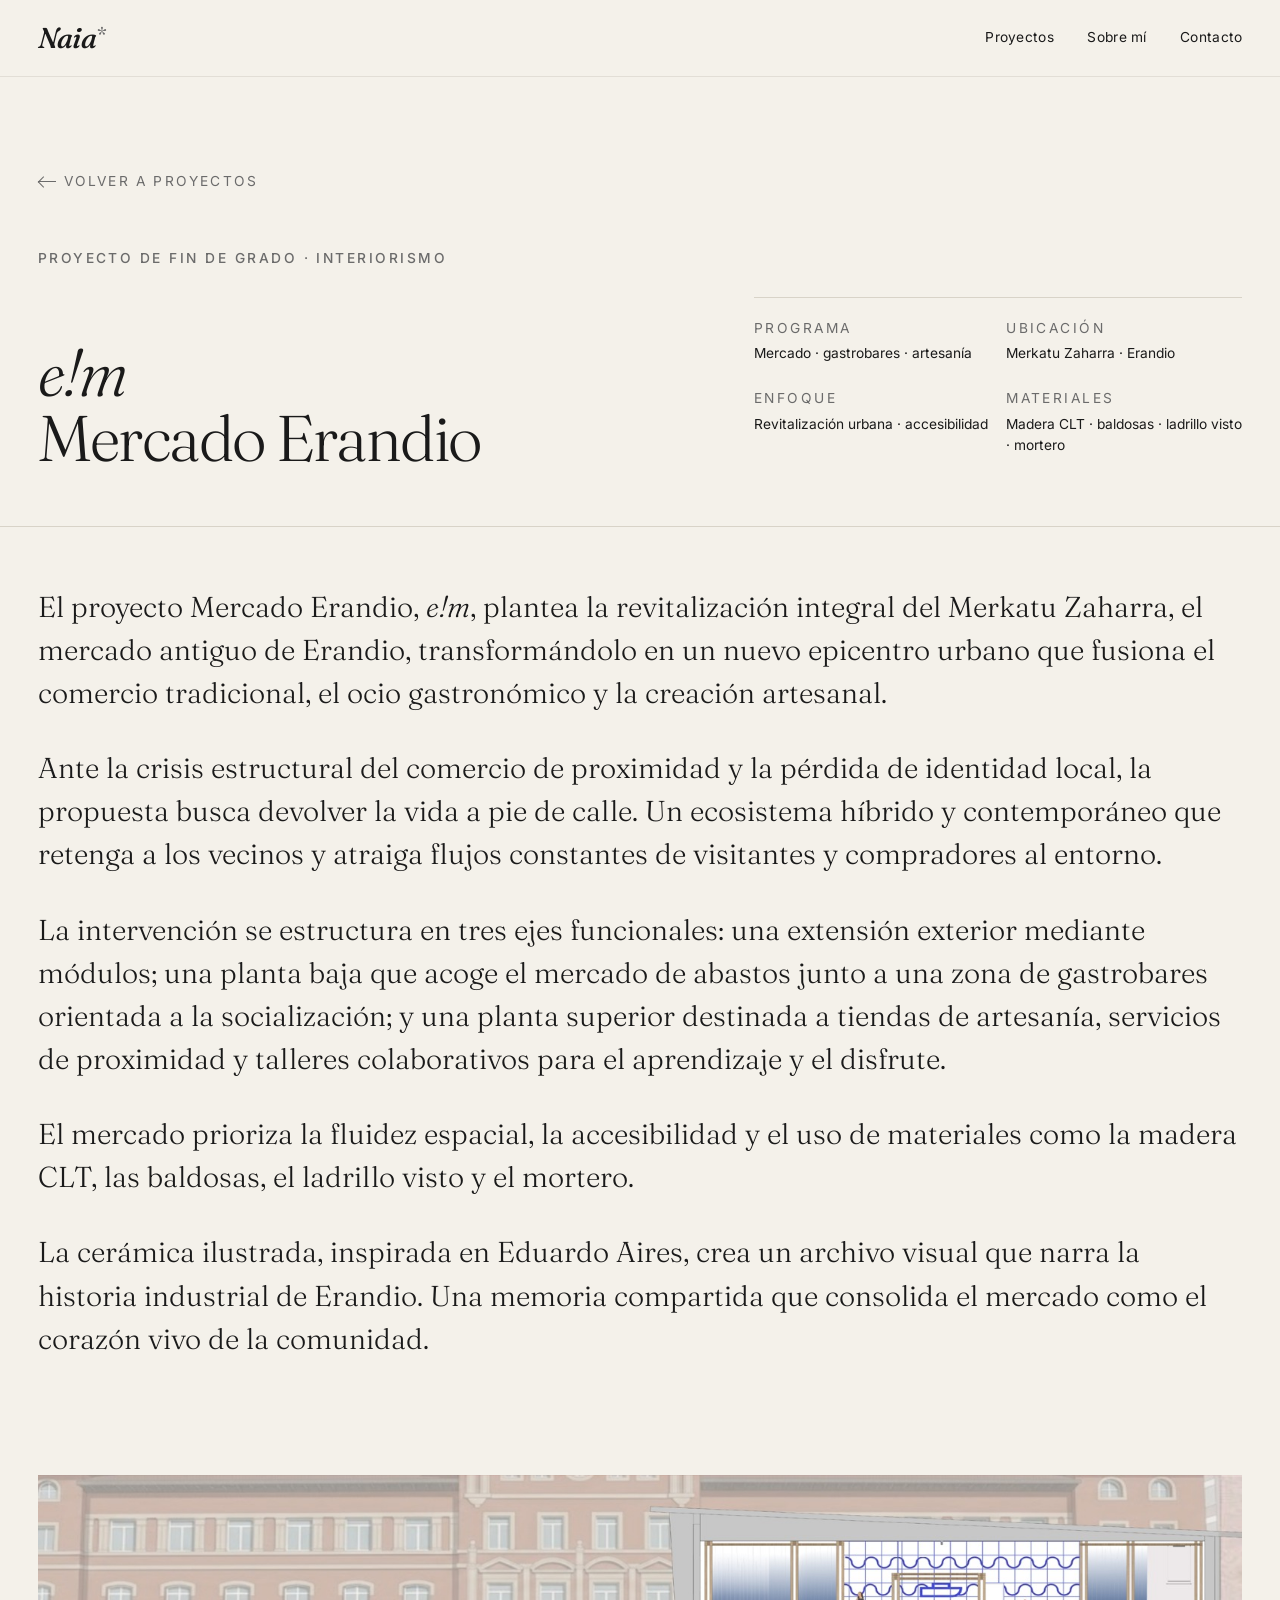
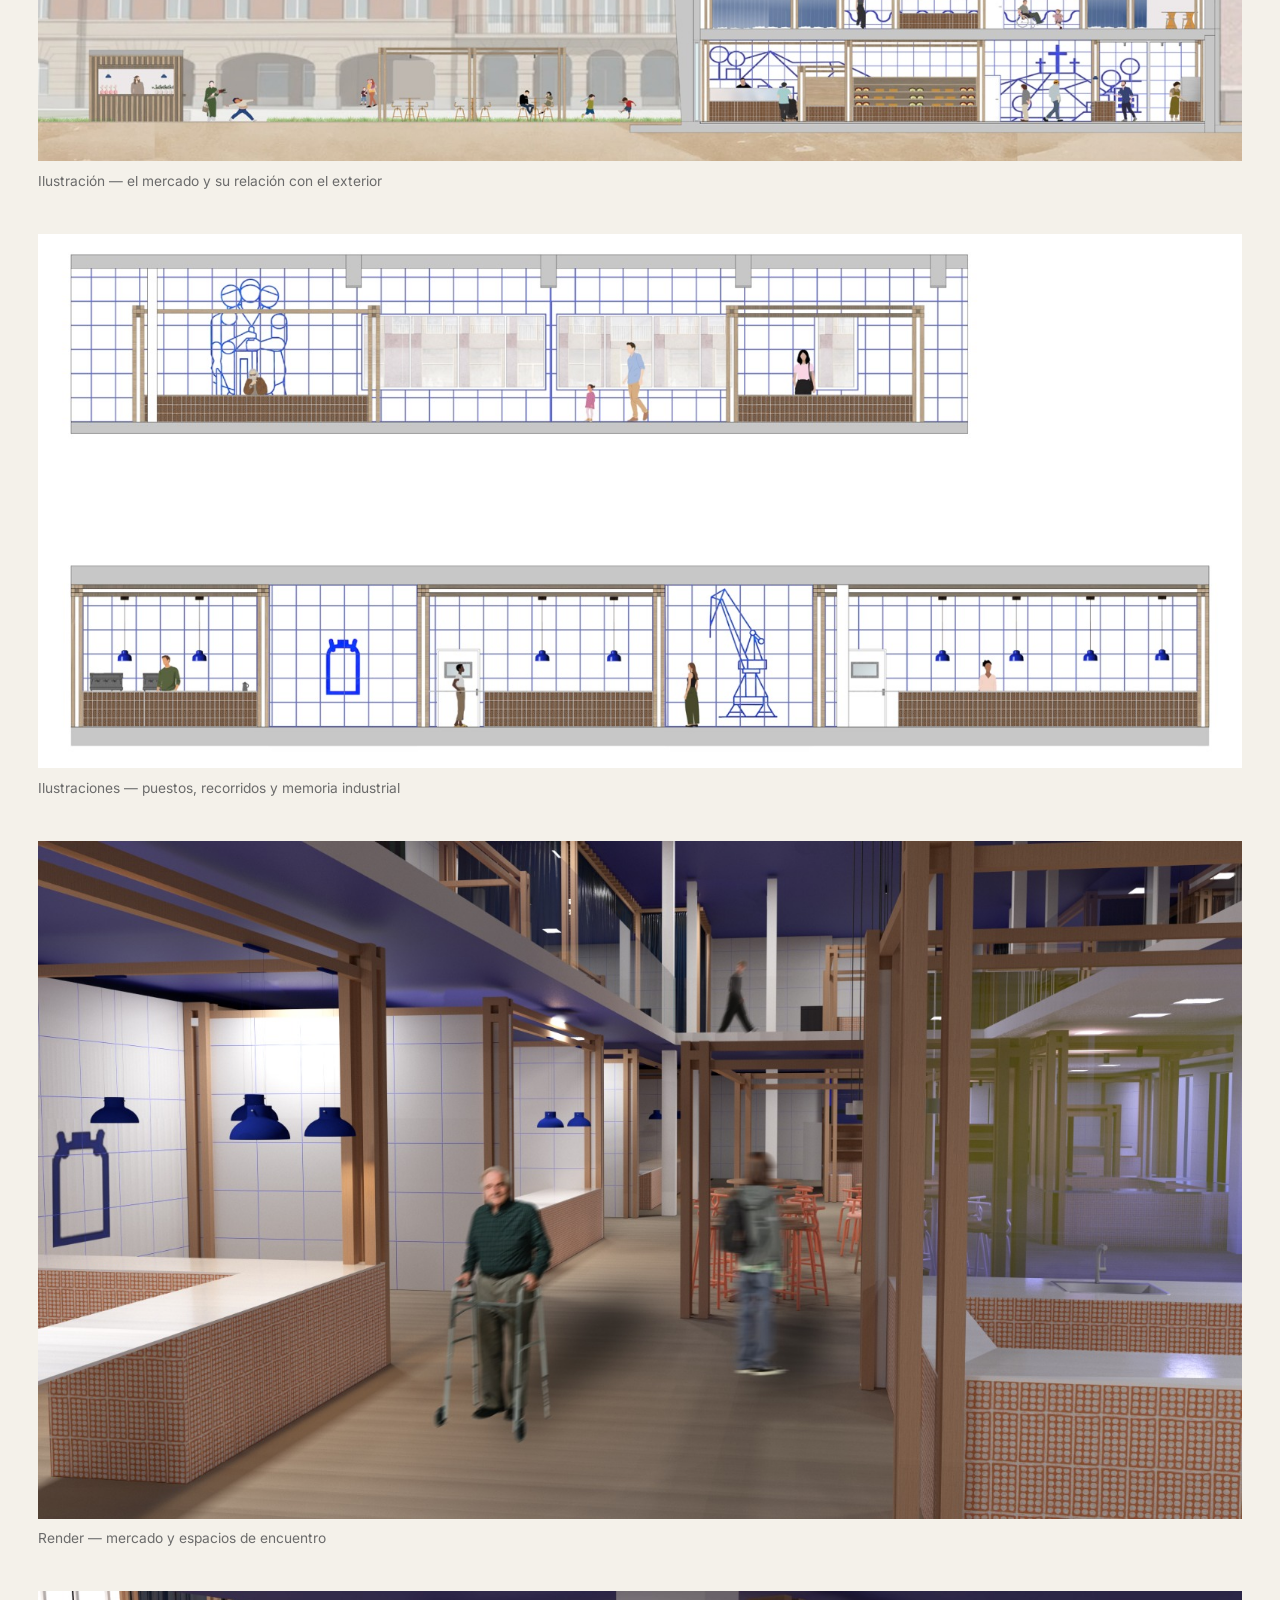
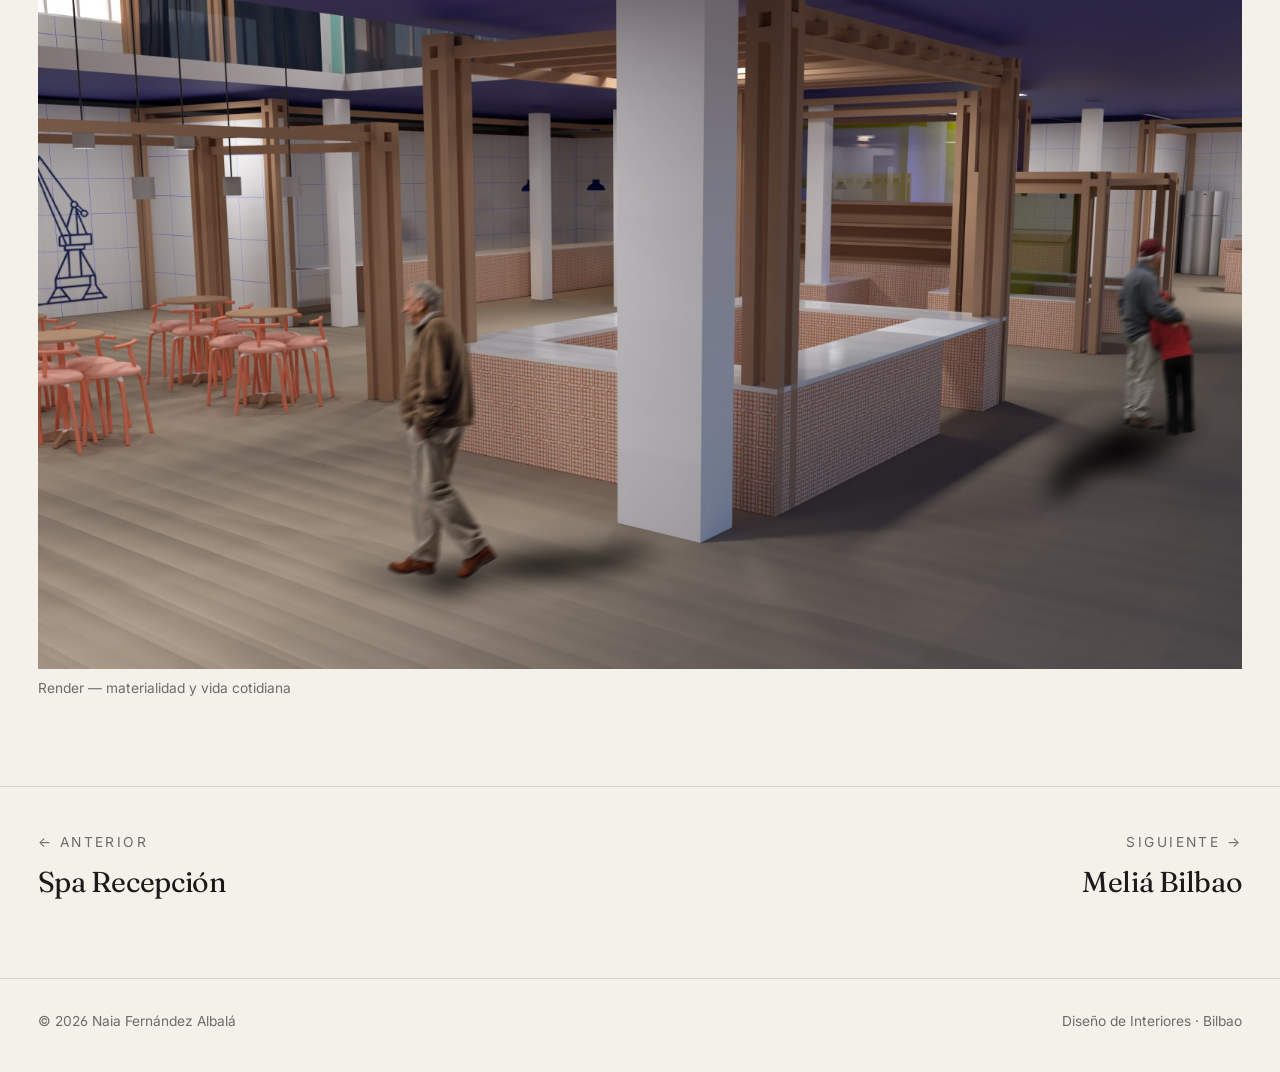
<file: projects/mercado-erandio.html>
<!doctype html>
<html lang="es">
<head>
<meta charset="utf-8" />
<meta name="viewport" content="width=device-width, initial-scale=1" />
<title>e!m · Mercado Erandio · Naia Fernández Albalá</title>
<meta name="description" content="e!m · Mercado Erandio: trabajo de fin de grado de Interiorismo que revitaliza el Merkatu Zaharra mediante comercio de proximidad, gastronomía y creación artesanal." />
<meta name="theme-color" content="#f4f1ea" />
<link rel="icon" type="image/svg+xml" href="../assets/icons/favicon.svg" />
<link rel="preconnect" href="https://fonts.googleapis.com" />
<link rel="preconnect" href="https://fonts.gstatic.com" crossorigin />
<link href="https://fonts.googleapis.com/css2?family=Fraunces:ital,opsz,wght@0,9..144,300;0,9..144,400;0,9..144,500;1,9..144,300;1,9..144,400&family=Inter:wght@400;500&display=swap" rel="stylesheet" />
<link rel="stylesheet" href="../assets/css/styles.css?v=80d0acb8" />
</head>
<body>
<a class="skip-link" href="#contenido">Saltar al contenido</a>

<header class="site-header">
  <div class="container site-header__row">
    <a class="brand" href="../index.html" aria-label="Inicio">Naia<sup>*</sup></a>
    <button class="nav-toggle" type="button" aria-expanded="false" aria-controls="primary-nav" aria-label="Abrir menú">
      <span class="nav-toggle__bars" aria-hidden="true"></span>
    </button>
    <nav class="nav" id="primary-nav" aria-label="Principal">
      <a href="../index.html#proyectos">Proyectos</a>
      <a href="../index.html#sobre-mi">Sobre mí</a>
      <a href="../index.html#contacto">Contacto</a>
    </nav>
  </div>
</header>

<main id="contenido" tabindex="-1">
  <section class="container project-hero reveal">
    <a class="project-hero__back" href="../index.html#proyectos">
      <span class="arrow" aria-hidden="true"></span>
      Volver a proyectos
    </a>
    <p class="eyebrow">Proyecto de fin de grado · Interiorismo</p>
    <div class="project-hero__top">
      <h1 class="project-hero__title"><em>e!m</em><br />Mercado Erandio</h1>
      <dl class="project-hero__meta">
        <div><dt>Programa</dt><dd>Mercado · gastrobares · artesanía</dd></div>
        <div><dt>Ubicación</dt><dd>Merkatu Zaharra · Erandio</dd></div>
        <div><dt>Enfoque</dt><dd>Revitalización urbana · accesibilidad</dd></div>
        <div><dt>Materiales</dt><dd>Madera CLT · baldosas · ladrillo visto · mortero</dd></div>
      </dl>
    </div>
  </section>

  <section class="container project-description reveal">
    <div class="project-description__inner">
      <p>El proyecto Mercado Erandio, <em>e!m</em>, plantea la revitalización integral del Merkatu Zaharra, el mercado antiguo de Erandio, transformándolo en un nuevo epicentro urbano que fusiona el comercio tradicional, el ocio gastronómico y la creación artesanal.</p>
      <p>Ante la crisis estructural del comercio de proximidad y la pérdida de identidad local, la propuesta busca devolver la vida a pie de calle. Un ecosistema híbrido y contemporáneo que retenga a los vecinos y atraiga flujos constantes de visitantes y compradores al entorno.</p>
      <p>La intervención se estructura en tres ejes funcionales: una extensión exterior mediante módulos; una planta baja que acoge el mercado de abastos junto a una zona de gastrobares orientada a la socialización; y una planta superior destinada a tiendas de artesanía, servicios de proximidad y talleres colaborativos para el aprendizaje y el disfrute.</p>
      <p>El mercado prioriza la fluidez espacial, la accesibilidad y el uso de materiales como la madera CLT, las baldosas, el ladrillo visto y el mortero.</p>
      <p>La cerámica ilustrada, inspirada en Eduardo Aires, crea un archivo visual que narra la historia industrial de Erandio. Una memoria compartida que consolida el mercado como el corazón vivo de la comunidad.</p>
    </div>
  </section>

  <section class="container gallery" aria-label="Ilustraciones y renders de e!m · Mercado Erandio">
    <figure class="reveal">
      <button type="button" data-src="../Fotos%20TFE/1.jpeg" data-alt="Sección ilustrada del Mercado Erandio con módulos exteriores, mercado y planta superior">
        <img src="../Fotos%20TFE/1.jpeg" alt="Sección ilustrada del Mercado Erandio con módulos exteriores, mercado y planta superior" width="1600" height="380" loading="lazy" decoding="async" />
      </button>
      <figcaption>Ilustración — el mercado y su relación con el exterior</figcaption>
    </figure>
    <figure class="reveal">
      <button type="button" data-src="../Fotos%20TFE/2.jpeg" data-alt="Secciones interiores ilustradas con puestos y cerámica que evoca la historia industrial de Erandio">
        <img src="../Fotos%20TFE/2.jpeg" alt="Secciones interiores ilustradas con puestos y cerámica que evoca la historia industrial de Erandio" width="1600" height="710" loading="lazy" decoding="async" />
      </button>
      <figcaption>Ilustraciones — puestos, recorridos y memoria industrial</figcaption>
    </figure>
    <figure class="reveal">
      <button type="button" data-src="../Fotos%20TFE/3.jpeg" data-alt="Render del interior de e!m con puestos, estructuras de madera y espacios de encuentro">
        <img src="../Fotos%20TFE/3.jpeg" alt="Render del interior de e!m con puestos, estructuras de madera y espacios de encuentro" width="1600" height="900" loading="lazy" decoding="async" />
      </button>
      <figcaption>Render — mercado y espacios de encuentro</figcaption>
    </figure>
    <figure class="reveal">
      <button type="button" data-src="../Fotos%20TFE/4.jpeg" data-alt="Render de los puestos del Mercado Erandio con mesas, cerámica ilustrada y estructura de madera">
        <img src="../Fotos%20TFE/4.jpeg" alt="Render de los puestos del Mercado Erandio con mesas, cerámica ilustrada y estructura de madera" width="1600" height="900" loading="lazy" decoding="async" />
      </button>
      <figcaption>Render — materialidad y vida cotidiana</figcaption>
    </figure>
  </section>

  <nav class="container project-nav" aria-label="Navegación entre proyectos">
    <a href="spa-recepcion.html">
      <span class="project-nav__label">← Anterior</span>
      <span class="project-nav__title serif">Spa Recepción</span>
    </a>
    <a href="reportaje-melia-bilbao.html">
      <span class="project-nav__label">Siguiente →</span>
      <span class="project-nav__title serif">Meliá Bilbao</span>
    </a>
  </nav>
</main>

<footer class="site-footer">
  <div class="container site-footer__row">
    <span>© <span id="year">2026</span> Naia Fernández Albalá</span>
    <span>Diseño de Interiores · Bilbao</span>
  </div>
</footer>

<script>document.getElementById("year").textContent = new Date().getFullYear();</script>
<script src="../assets/js/main.js?v=3f03e110" defer></script>
</body>
</html>
</file>
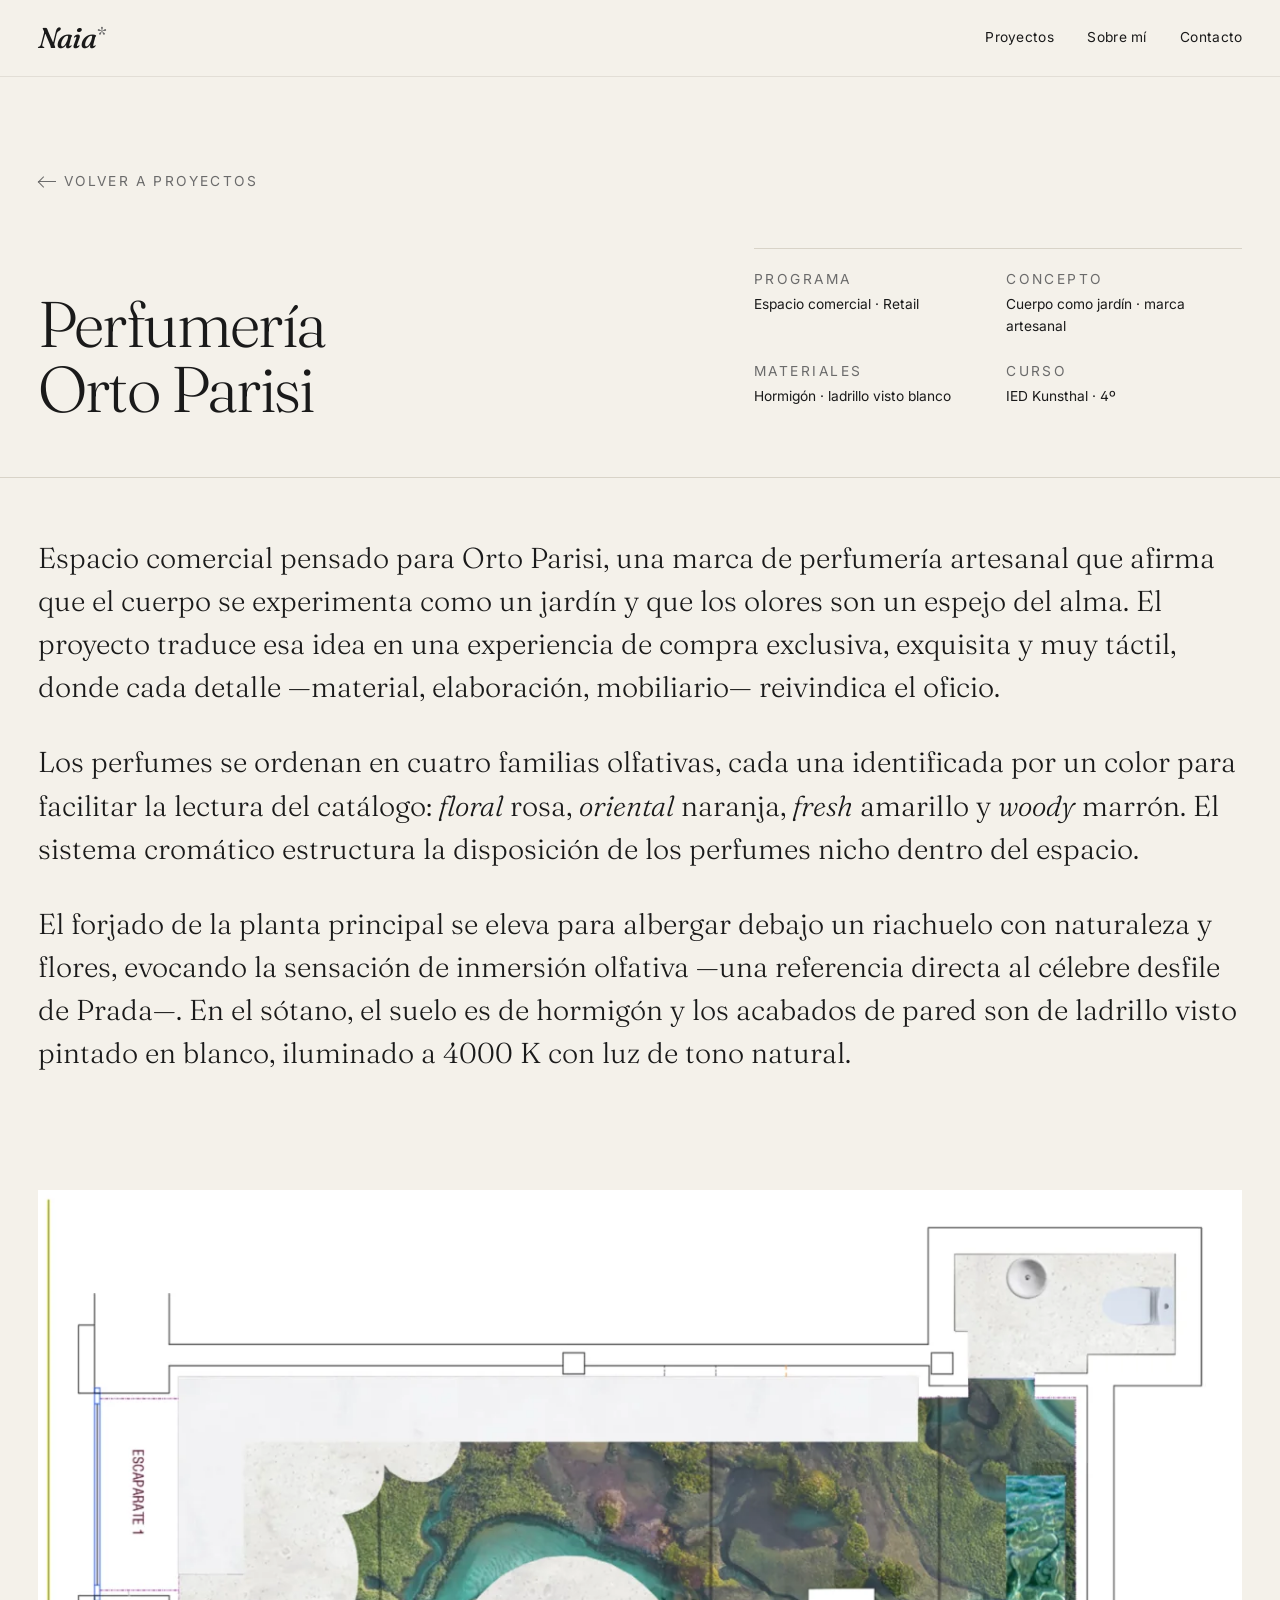
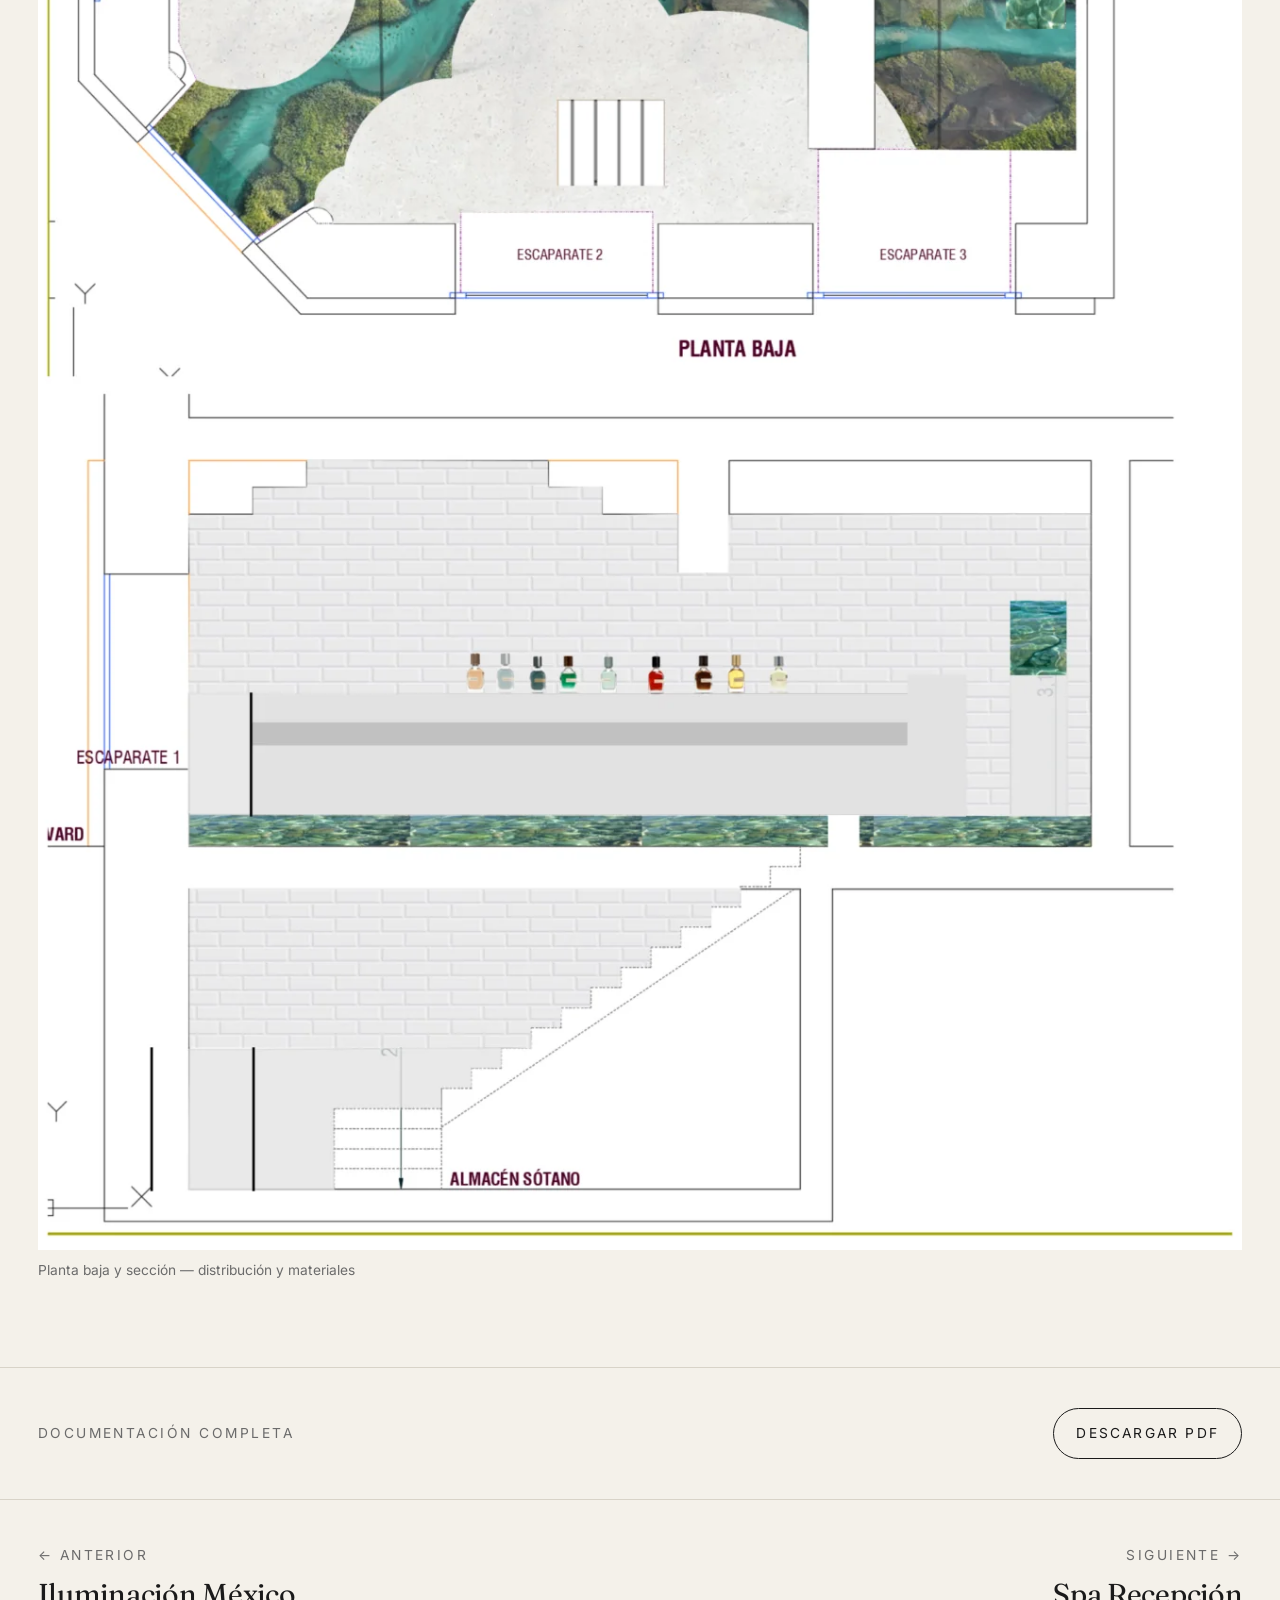
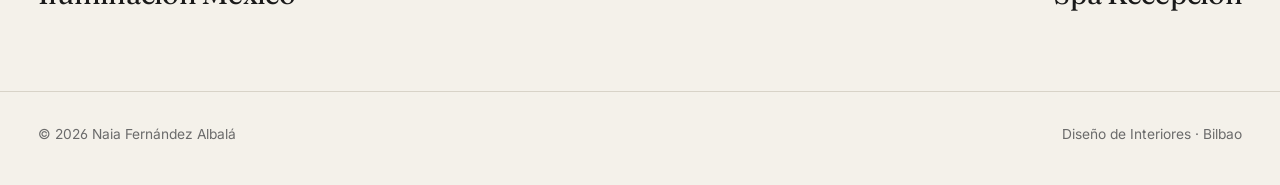
<file: projects/perfumeria-orto-parisi.html>
<!doctype html>
<html lang="es">
<head>
<meta charset="utf-8" />
<meta name="viewport" content="width=device-width, initial-scale=1" />
<title>Perfumería Orto Parisi · Naia Fernández Albalá</title>
<meta name="description" content="Diseño de un espacio comercial para Orto Parisi: perfumería de nicho con un riachuelo elevado de naturaleza y código cromático para las cuatro familias olfativas." />
<meta name="theme-color" content="#f4f1ea" />
<link rel="icon" type="image/svg+xml" href="../assets/icons/favicon.svg" />
<link rel="preconnect" href="https://fonts.googleapis.com" />
<link rel="preconnect" href="https://fonts.gstatic.com" crossorigin />
<link href="https://fonts.googleapis.com/css2?family=Fraunces:ital,opsz,wght@0,9..144,300;0,9..144,400;0,9..144,500;1,9..144,300;1,9..144,400&family=Inter:wght@400;500&display=swap" rel="stylesheet" />
<link rel="stylesheet" href="../assets/css/styles.css?v=80d0acb8" />
</head>
<body>
<a class="skip-link" href="#contenido">Saltar al contenido</a>

<header class="site-header">
  <div class="container site-header__row">
    <a class="brand" href="../index.html" aria-label="Inicio">Naia<sup>*</sup></a>
    <button class="nav-toggle" type="button" aria-expanded="false" aria-controls="primary-nav" aria-label="Abrir menú">
      <span class="nav-toggle__bars" aria-hidden="true"></span>
    </button>
    <nav class="nav" id="primary-nav" aria-label="Principal">
      <a href="../index.html#proyectos">Proyectos</a>
      <a href="../index.html#sobre-mi">Sobre mí</a>
      <a href="../index.html#contacto">Contacto</a>
    </nav>
  </div>
</header>

<main id="contenido" tabindex="-1">
  <section class="container project-hero reveal">
    <a class="project-hero__back" href="../index.html#proyectos">
      <span class="arrow" aria-hidden="true"></span>
      Volver a proyectos
    </a>
    <div class="project-hero__top">
      <h1 class="project-hero__title">Perfumería<br />Orto Parisi</h1>
      <dl class="project-hero__meta">
        <div><dt>Programa</dt><dd>Espacio comercial · Retail</dd></div>
        <div><dt>Concepto</dt><dd>Cuerpo como jardín · marca artesanal</dd></div>
        <div><dt>Materiales</dt><dd>Hormigón · ladrillo visto blanco</dd></div>
        <div><dt>Curso</dt><dd>IED Kunsthal · 4º</dd></div>
      </dl>
    </div>
  </section>

  <section class="container project-description reveal">
    <div class="project-description__inner">
      <p>Espacio comercial pensado para Orto Parisi, una marca de perfumería artesanal que afirma que el cuerpo se experimenta como un jardín y que los olores son un espejo del alma. El proyecto traduce esa idea en una experiencia de compra exclusiva, exquisita y muy táctil, donde cada detalle —material, elaboración, mobiliario— reivindica el oficio.</p>
      <p>Los perfumes se ordenan en cuatro familias olfativas, cada una identificada por un color para facilitar la lectura del catálogo: <em>floral</em> rosa, <em>oriental</em> naranja, <em>fresh</em> amarillo y <em>woody</em> marrón. El sistema cromático estructura la disposición de los perfumes nicho dentro del espacio.</p>
      <p>El forjado de la planta principal se eleva para albergar debajo un riachuelo con naturaleza y flores, evocando la sensación de inmersión olfativa —una referencia directa al célebre desfile de Prada—. En el sótano, el suelo es de hormigón y los acabados de pared son de ladrillo visto pintado en blanco, iluminado a 4000 K con luz de tono natural.</p>
    </div>
  </section>

  <section class="container gallery">
    <figure class="reveal">
      <button type="button" data-src="../assets/proyectos/perfumeria-orto-parisi/03.webp" data-alt="Planta baja con riachuelo y sección con familias olfativas">
        <span class="visual-crop" style="--image-width: 1337; --crop-x: 30; --crop-y: 30; --crop-width: 1277; --crop-height: 1760;">
          <img src="../assets/proyectos/perfumeria-orto-parisi/03.webp" alt="Planta baja con riachuelo y sección con familias olfativas" loading="lazy" width="1337" height="2106" decoding="async" />
        </span>
      </button>
      <figcaption>Planta baja y sección — distribución y materiales</figcaption>
    </figure>
  </section>

  <section class="container project-actions reveal">
    <p style="margin:0; color: var(--muted); font-size: var(--step--1); letter-spacing: 0.18em; text-transform: uppercase;">Documentación completa</p>
    <a class="button-link" href="../proyectos/PERFUMERIA%20ORTO%20PARISI.pdf" download>Descargar PDF</a>
  </section>

  <nav class="container project-nav" aria-label="Navegación entre proyectos">
    <a href="iluminacion-mexico.html">
      <span class="project-nav__label">← Anterior</span>
      <span class="project-nav__title serif">Iluminación México</span>
    </a>
    <a href="spa-recepcion.html">
      <span class="project-nav__label">Siguiente →</span>
      <span class="project-nav__title serif">Spa Recepción</span>
    </a>
  </nav>
</main>

<footer class="site-footer">
  <div class="container site-footer__row">
    <span>© <span id="year">2026</span> Naia Fernández Albalá</span>
    <span>Diseño de Interiores · Bilbao</span>
  </div>
</footer>

<script>document.getElementById("year").textContent = new Date().getFullYear();</script>
<script src="../assets/js/main.js?v=3f03e110" defer></script>
</body>
</html>
</file>
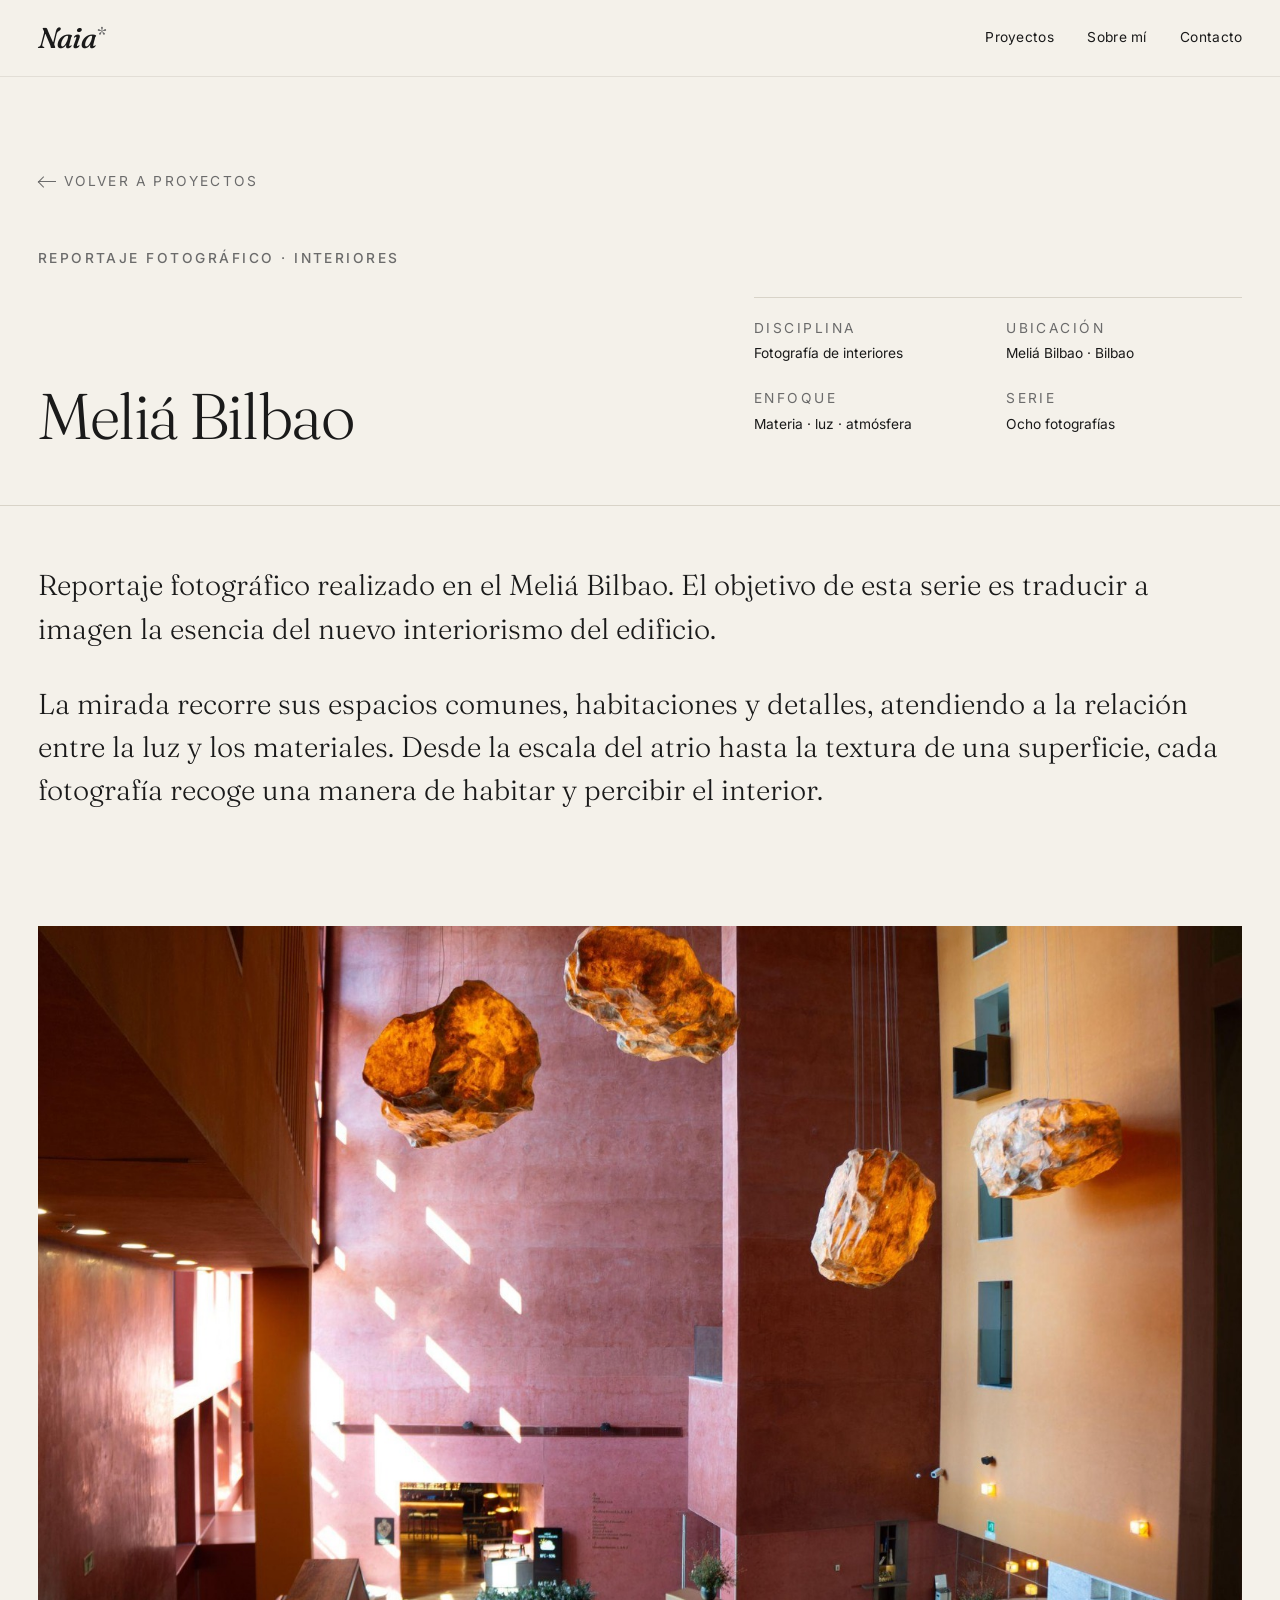
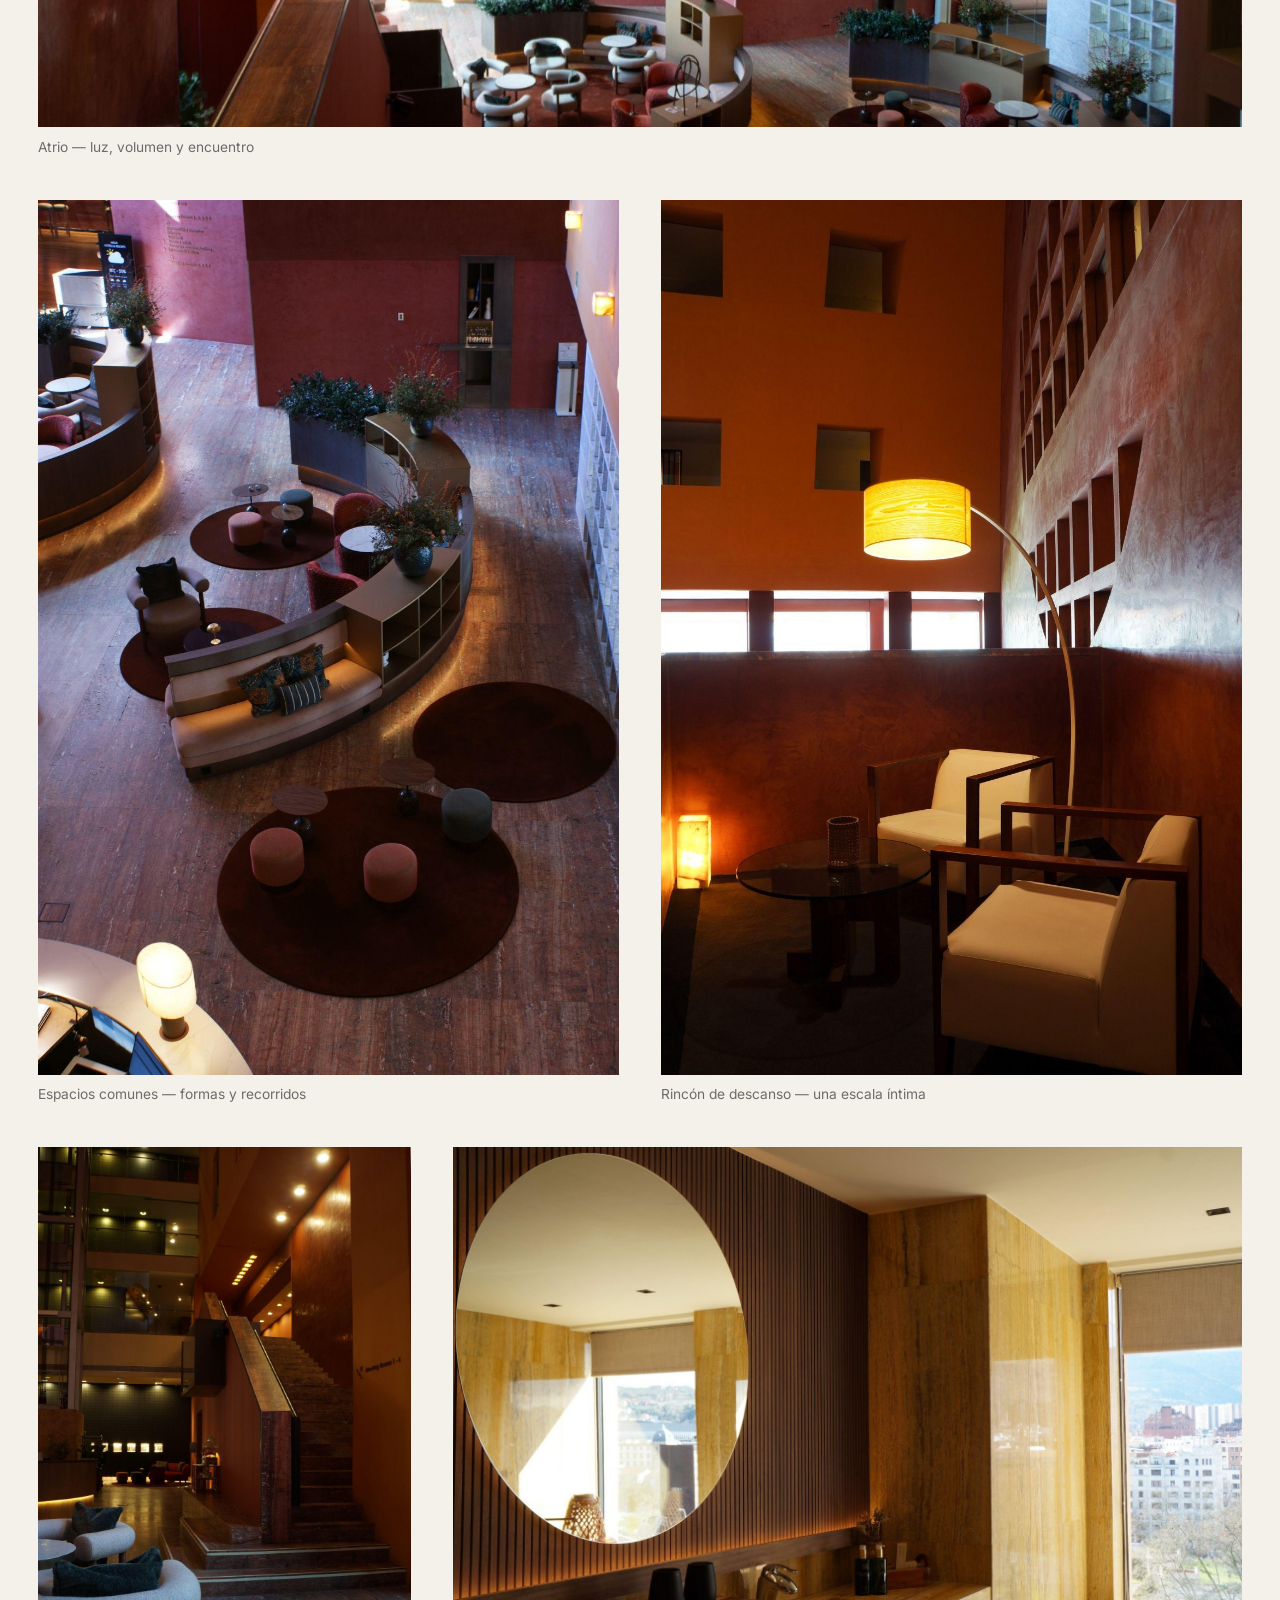
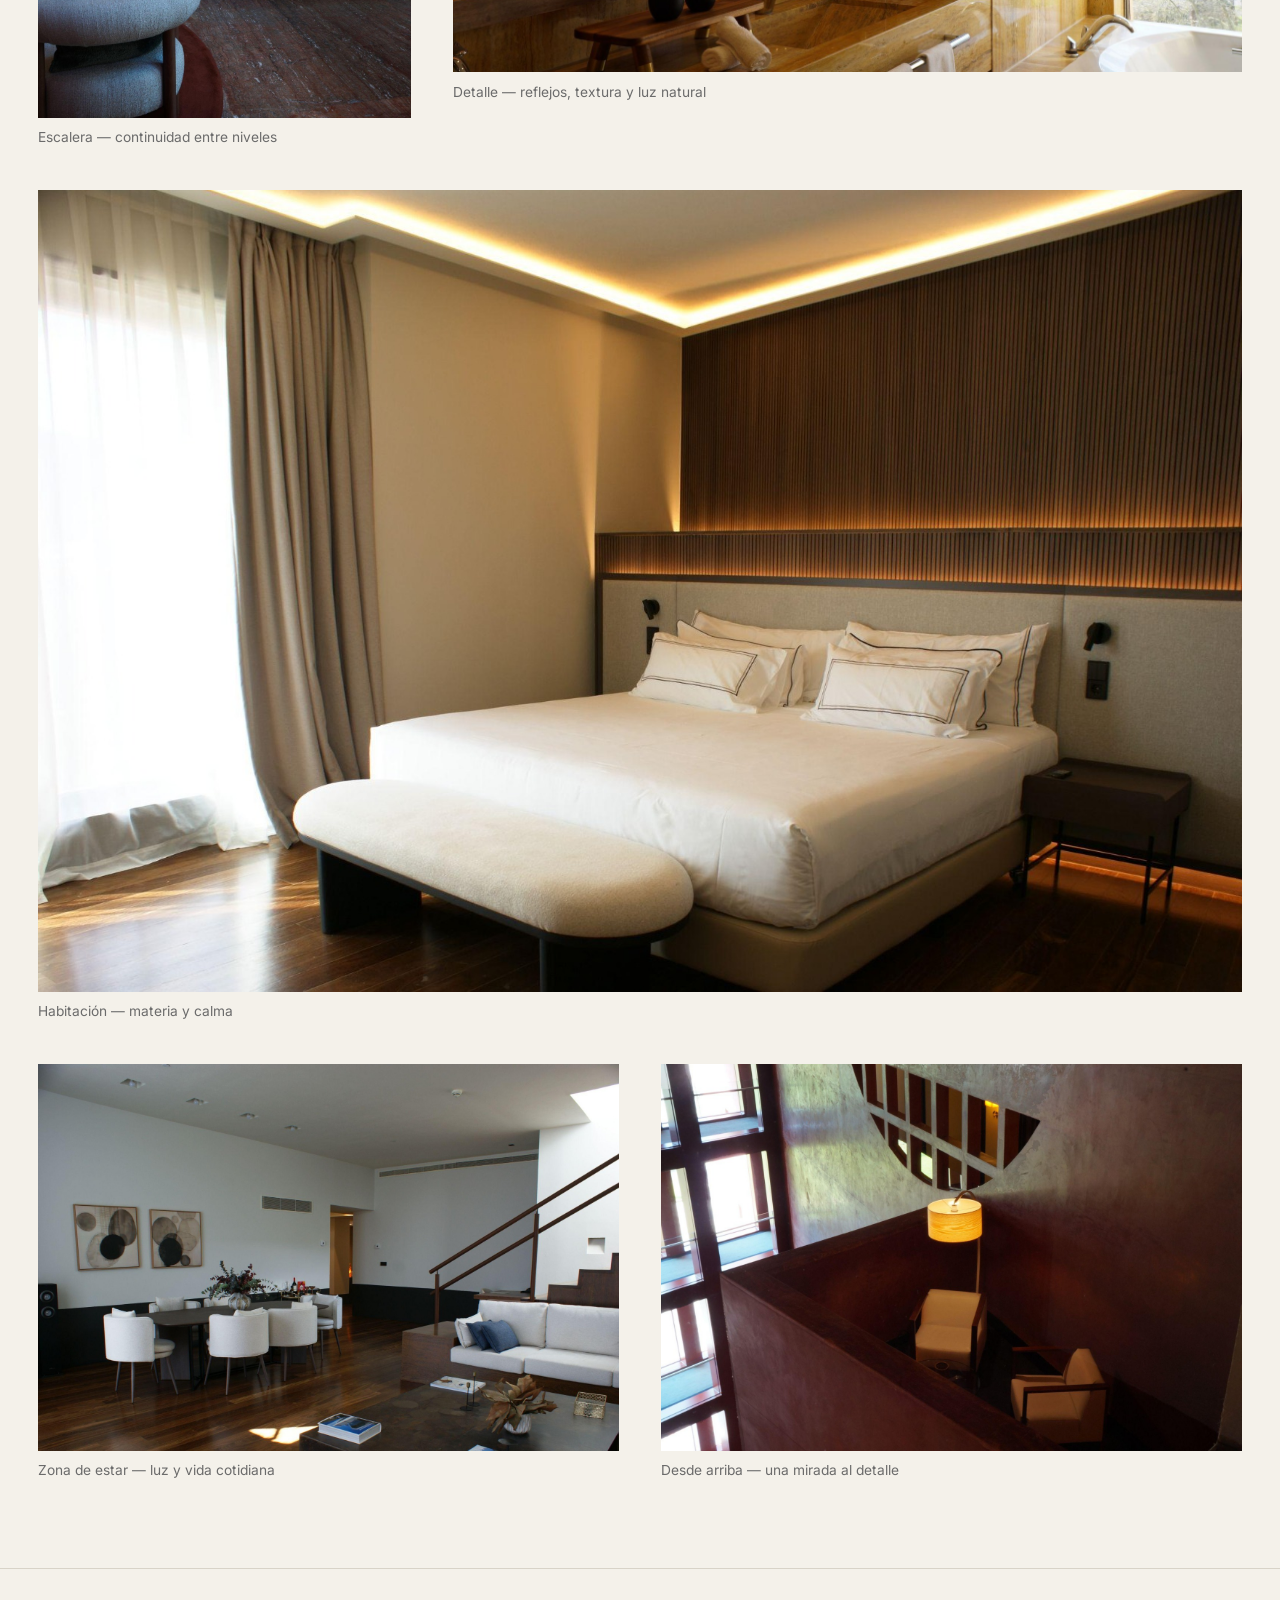
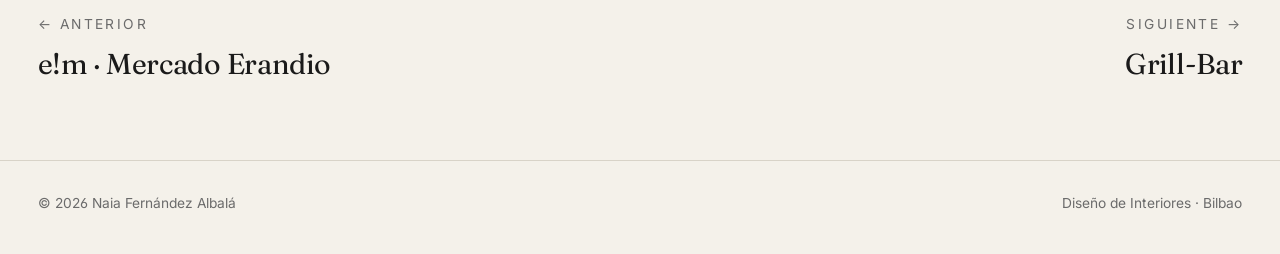
<file: projects/reportaje-melia-bilbao.html>
<!doctype html>
<html lang="es">
<head>
<meta charset="utf-8" />
<meta name="viewport" content="width=device-width, initial-scale=1" />
<title>Meliá Bilbao · Reportaje fotográfico · Naia Fernández Albalá</title>
<meta name="description" content="Reportaje fotográfico realizado en el Meliá Bilbao. Una serie de ocho imágenes que traduce la esencia del nuevo interiorismo del edificio a través de la luz, la materia y el detalle." />
<meta name="theme-color" content="#f4f1ea" />
<link rel="icon" type="image/svg+xml" href="../assets/icons/favicon.svg" />
<link rel="preconnect" href="https://fonts.googleapis.com" />
<link rel="preconnect" href="https://fonts.gstatic.com" crossorigin />
<link href="https://fonts.googleapis.com/css2?family=Fraunces:ital,opsz,wght@0,9..144,300;0,9..144,400;0,9..144,500;1,9..144,300;1,9..144,400&family=Inter:wght@400;500&display=swap" rel="stylesheet" />
<link rel="stylesheet" href="../assets/css/styles.css?v=80d0acb8" />
</head>
<body>
<a class="skip-link" href="#contenido">Saltar al contenido</a>

<header class="site-header">
  <div class="container site-header__row">
    <a class="brand" href="../index.html" aria-label="Inicio">Naia<sup>*</sup></a>
    <button class="nav-toggle" type="button" aria-expanded="false" aria-controls="primary-nav" aria-label="Abrir menú">
      <span class="nav-toggle__bars" aria-hidden="true"></span>
    </button>
    <nav class="nav" id="primary-nav" aria-label="Principal">
      <a href="../index.html#proyectos">Proyectos</a>
      <a href="../index.html#sobre-mi">Sobre mí</a>
      <a href="../index.html#contacto">Contacto</a>
    </nav>
  </div>
</header>

<main id="contenido" tabindex="-1">
  <section class="container project-hero reveal">
    <a class="project-hero__back" href="../index.html#proyectos">
      <span class="arrow" aria-hidden="true"></span>
      Volver a proyectos
    </a>
    <p class="eyebrow">Reportaje fotográfico · Interiores</p>
    <div class="project-hero__top">
      <h1 class="project-hero__title">Meliá Bilbao</h1>
      <dl class="project-hero__meta">
        <div><dt>Disciplina</dt><dd>Fotografía de interiores</dd></div>
        <div><dt>Ubicación</dt><dd>Meliá Bilbao · Bilbao</dd></div>
        <div><dt>Enfoque</dt><dd>Materia · luz · atmósfera</dd></div>
        <div><dt>Serie</dt><dd>Ocho fotografías</dd></div>
      </dl>
    </div>
  </section>

  <section class="container project-description reveal">
    <div class="project-description__inner">
      <p>Reportaje fotográfico realizado en el Meliá Bilbao. El objetivo de esta serie es traducir a imagen la esencia del nuevo interiorismo del edificio.</p>
      <p>La mirada recorre sus espacios comunes, habitaciones y detalles, atendiendo a la relación entre la luz y los materiales. Desde la escala del atrio hasta la textura de una superficie, cada fotografía recoge una manera de habitar y percibir el interior.</p>
    </div>
  </section>

  <section class="container gallery" aria-label="Reportaje fotográfico del Meliá Bilbao">
    <figure class="reveal">
      <button type="button" data-src="../fotos%20reportaje%20fotografico/2.jpeg" data-alt="Atrio del Meliá Bilbao con luminarias escultóricas, luz natural y zonas de encuentro">
        <img src="../fotos%20reportaje%20fotografico/2.jpeg" alt="Atrio del Meliá Bilbao con luminarias escultóricas, luz natural y zonas de encuentro" width="1600" height="1064" loading="lazy" decoding="async" />
      </button>
      <figcaption>Atrio — luz, volumen y encuentro</figcaption>
    </figure>
    <figure class="reveal gallery--half">
      <button type="button" data-src="../fotos%20reportaje%20fotografico/7.jpeg" data-alt="Vista elevada de los espacios de encuentro del Meliá Bilbao con mobiliario curvo">
        <img src="../fotos%20reportaje%20fotografico/7.jpeg" alt="Vista elevada de los espacios de encuentro del Meliá Bilbao con mobiliario curvo" width="1064" height="1600" loading="lazy" decoding="async" />
      </button>
      <figcaption>Espacios comunes — formas y recorridos</figcaption>
    </figure>
    <figure class="reveal gallery--half">
      <button type="button" data-src="../fotos%20reportaje%20fotografico/3.jpeg" data-alt="Rincón de descanso con dos butacas, lámpara de pie y paredes de tonos cálidos">
        <img src="../fotos%20reportaje%20fotografico/3.jpeg" alt="Rincón de descanso con dos butacas, lámpara de pie y paredes de tonos cálidos" width="1064" height="1600" loading="lazy" decoding="async" />
      </button>
      <figcaption>Rincón de descanso — una escala íntima</figcaption>
    </figure>
    <figure class="reveal gallery--one-third">
      <button type="button" data-src="../fotos%20reportaje%20fotografico/4.jpeg" data-alt="Escalera del atrio del Meliá Bilbao entre paredes cálidas y espacios de descanso">
        <img src="../fotos%20reportaje%20fotografico/4.jpeg" alt="Escalera del atrio del Meliá Bilbao entre paredes cálidas y espacios de descanso" width="1048" height="1600" loading="lazy" decoding="async" />
      </button>
      <figcaption>Escalera — continuidad entre niveles</figcaption>
    </figure>
    <figure class="reveal gallery--two-thirds">
      <button type="button" data-src="../fotos%20reportaje%20fotografico/6.jpeg" data-alt="Baño con espejo circular, revestimiento de piedra y vistas a Bilbao">
        <img src="../fotos%20reportaje%20fotografico/6.jpeg" alt="Baño con espejo circular, revestimiento de piedra y vistas a Bilbao" width="1600" height="1064" loading="lazy" decoding="async" />
      </button>
      <figcaption>Detalle — reflejos, textura y luz natural</figcaption>
    </figure>
    <figure class="reveal">
      <button type="button" data-src="../fotos%20reportaje%20fotografico/1.jpeg" data-alt="Habitación del Meliá Bilbao con cabecero de madera e iluminación cálida">
        <img src="../fotos%20reportaje%20fotografico/1.jpeg" alt="Habitación del Meliá Bilbao con cabecero de madera e iluminación cálida" width="1600" height="1064" loading="lazy" decoding="async" />
      </button>
      <figcaption>Habitación — materia y calma</figcaption>
    </figure>
    <figure class="reveal gallery--half">
      <button type="button" data-src="../fotos%20reportaje%20fotografico/5.jpeg" data-alt="Zona de estar y comedor del Meliá Bilbao con mobiliario claro y suelo de madera">
        <img src="../fotos%20reportaje%20fotografico/5.jpeg" alt="Zona de estar y comedor del Meliá Bilbao con mobiliario claro y suelo de madera" width="1600" height="1064" loading="lazy" decoding="async" />
      </button>
      <figcaption>Zona de estar — luz y vida cotidiana</figcaption>
    </figure>
    <figure class="reveal gallery--half">
      <button type="button" data-src="../fotos%20reportaje%20fotografico/8.jpeg" data-alt="Vista elevada de un rincón de descanso con butacas y lámpara junto al ventanal">
        <img src="../fotos%20reportaje%20fotografico/8.jpeg" alt="Vista elevada de un rincón de descanso con butacas y lámpara junto al ventanal" width="1600" height="1064" loading="lazy" decoding="async" />
      </button>
      <figcaption>Desde arriba — una mirada al detalle</figcaption>
    </figure>
  </section>

  <nav class="container project-nav" aria-label="Navegación entre proyectos">
    <a href="mercado-erandio.html">
      <span class="project-nav__label">← Anterior</span>
      <span class="project-nav__title serif">e!m · Mercado Erandio</span>
    </a>
    <a href="grill-bar.html">
      <span class="project-nav__label">Siguiente →</span>
      <span class="project-nav__title serif">Grill-Bar</span>
    </a>
  </nav>
</main>

<footer class="site-footer">
  <div class="container site-footer__row">
    <span>© <span id="year">2026</span> Naia Fernández Albalá</span>
    <span>Diseño de Interiores · Bilbao</span>
  </div>
</footer>

<script>document.getElementById("year").textContent = new Date().getFullYear();</script>
<script src="../assets/js/main.js?v=3f03e110" defer></script>
</body>
</html>
</file>
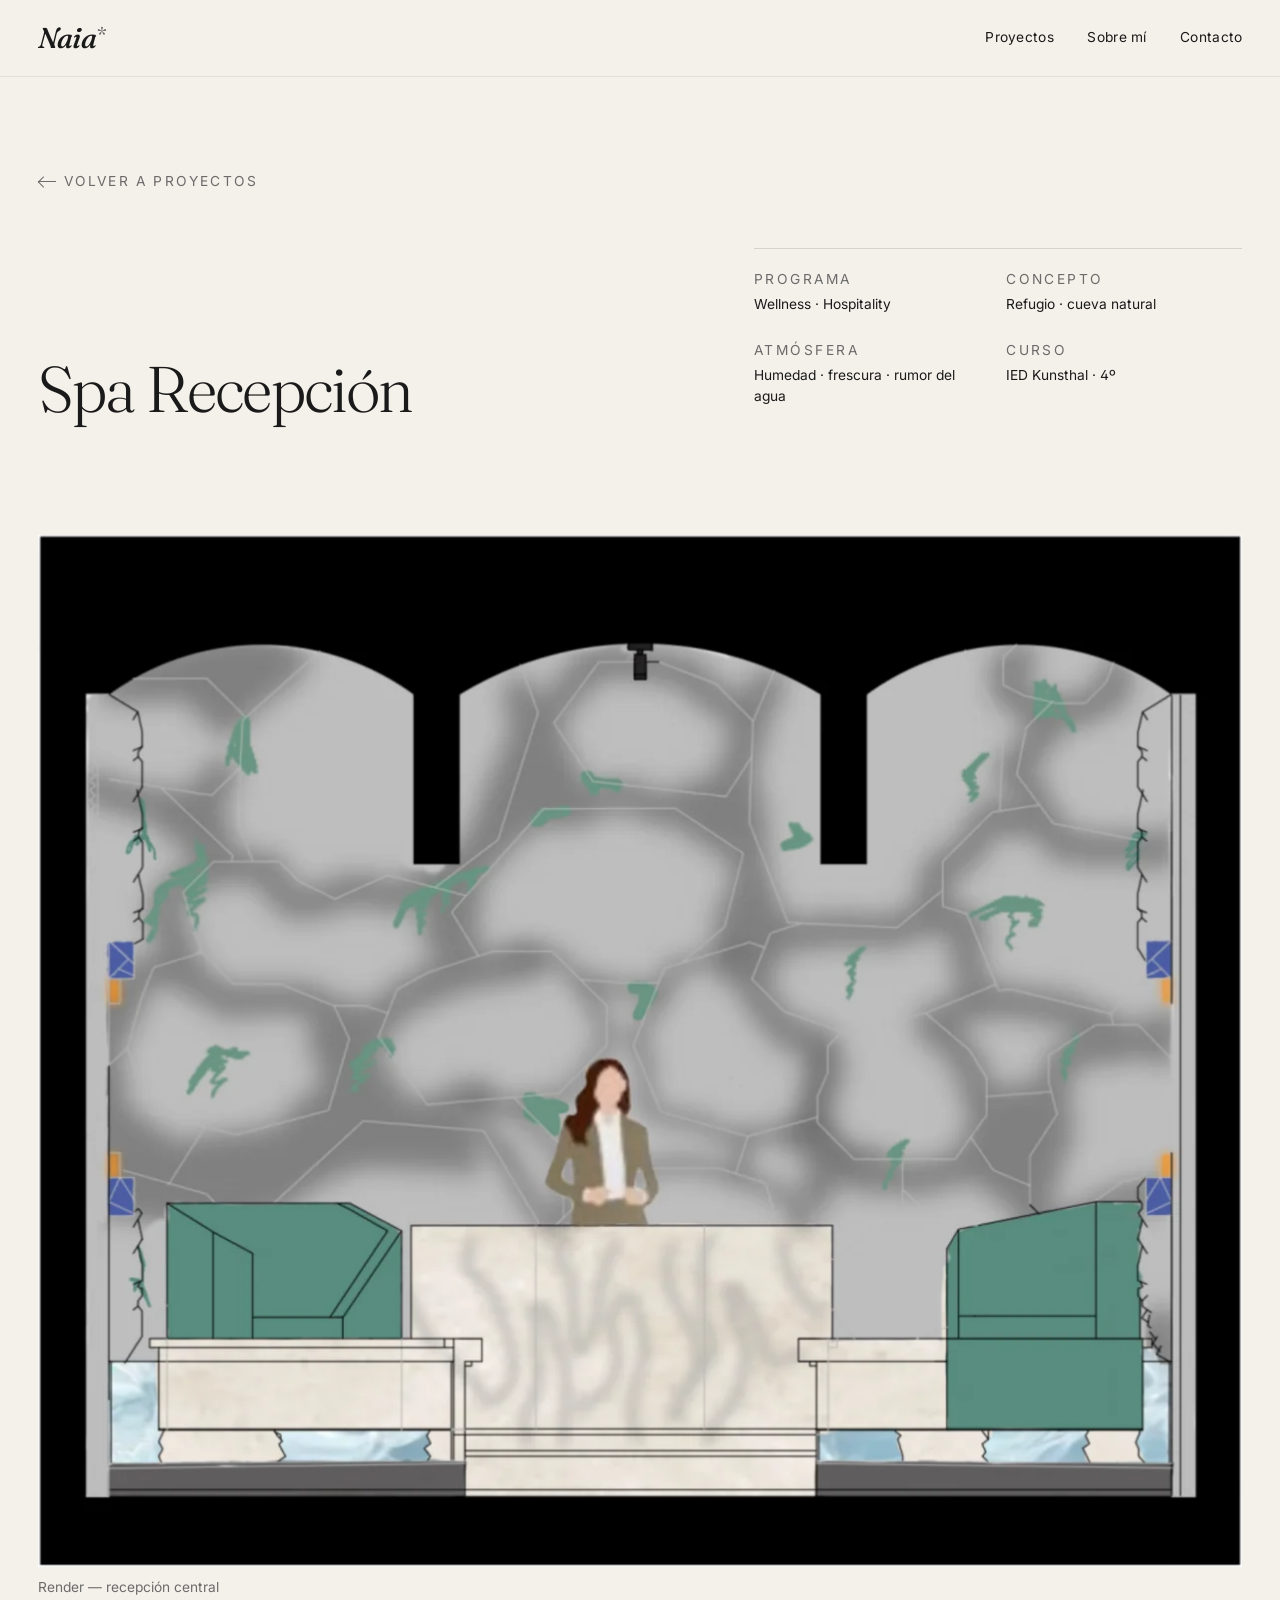
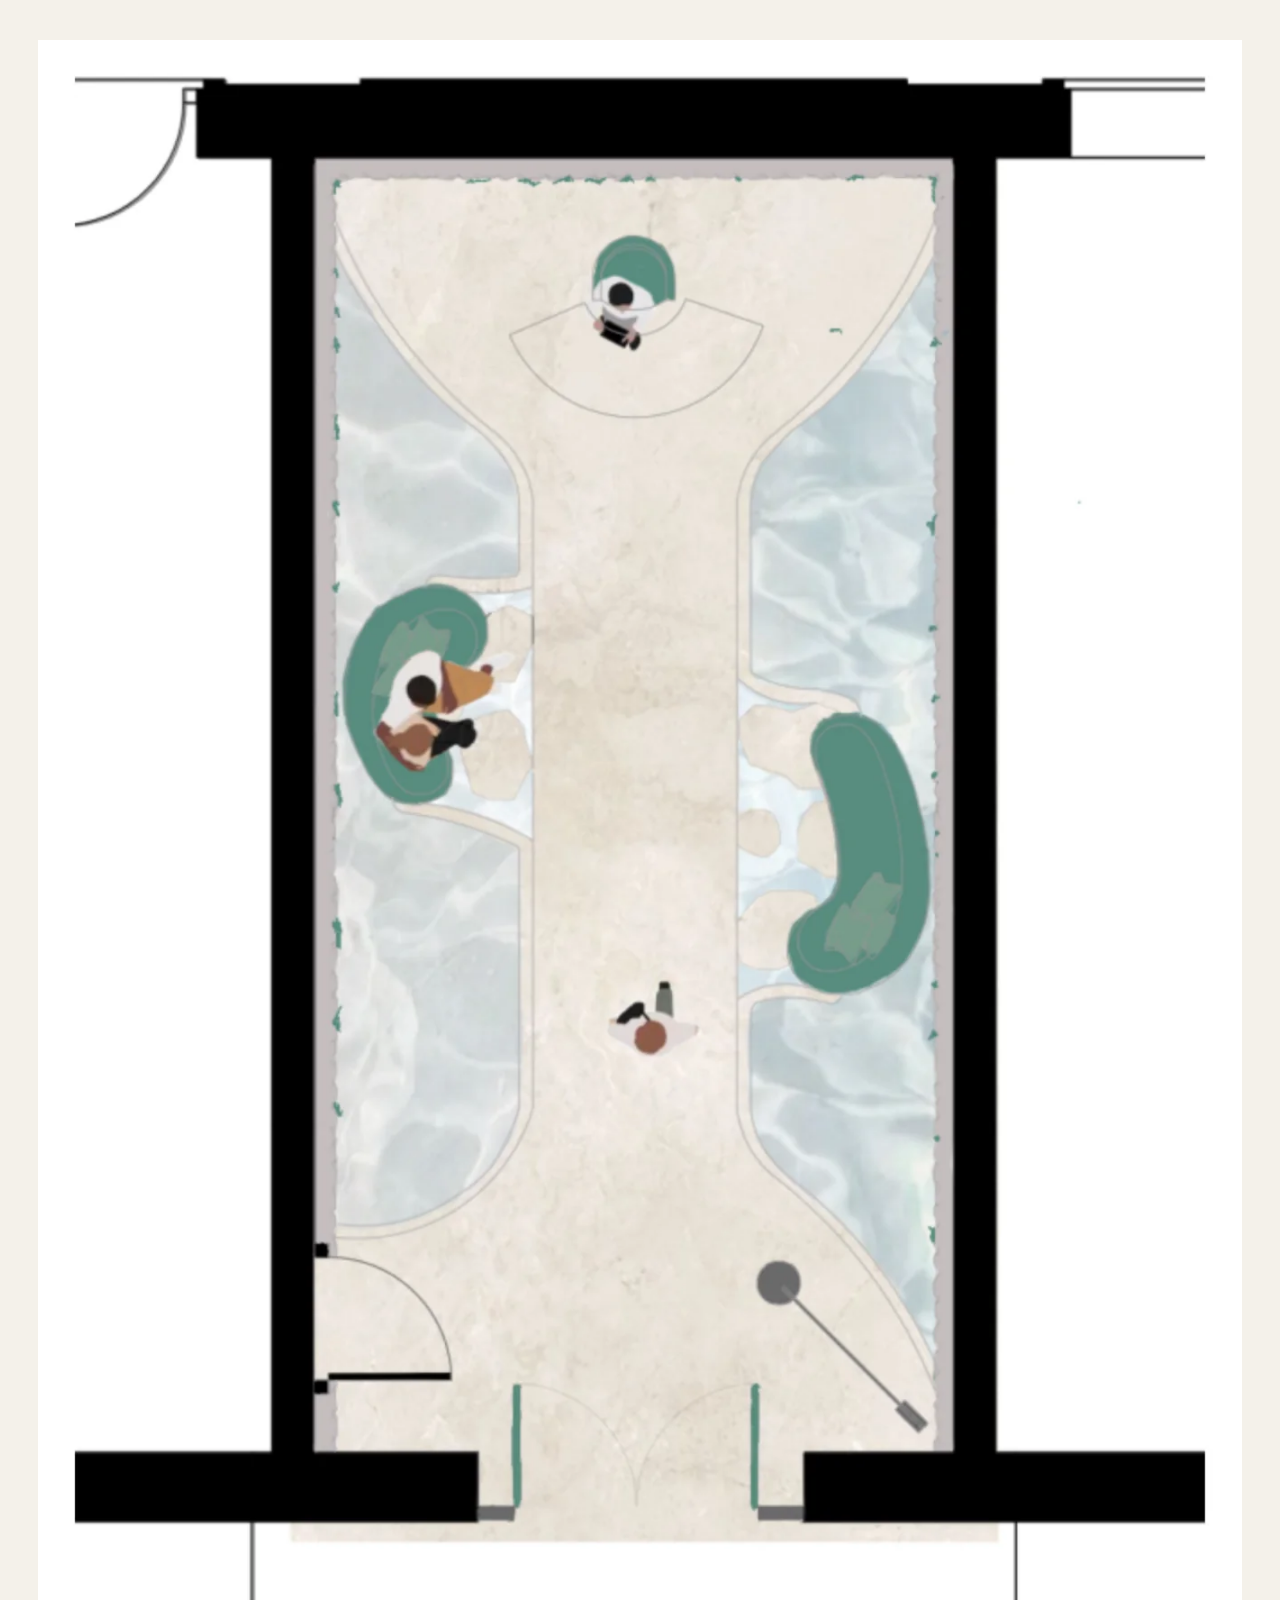
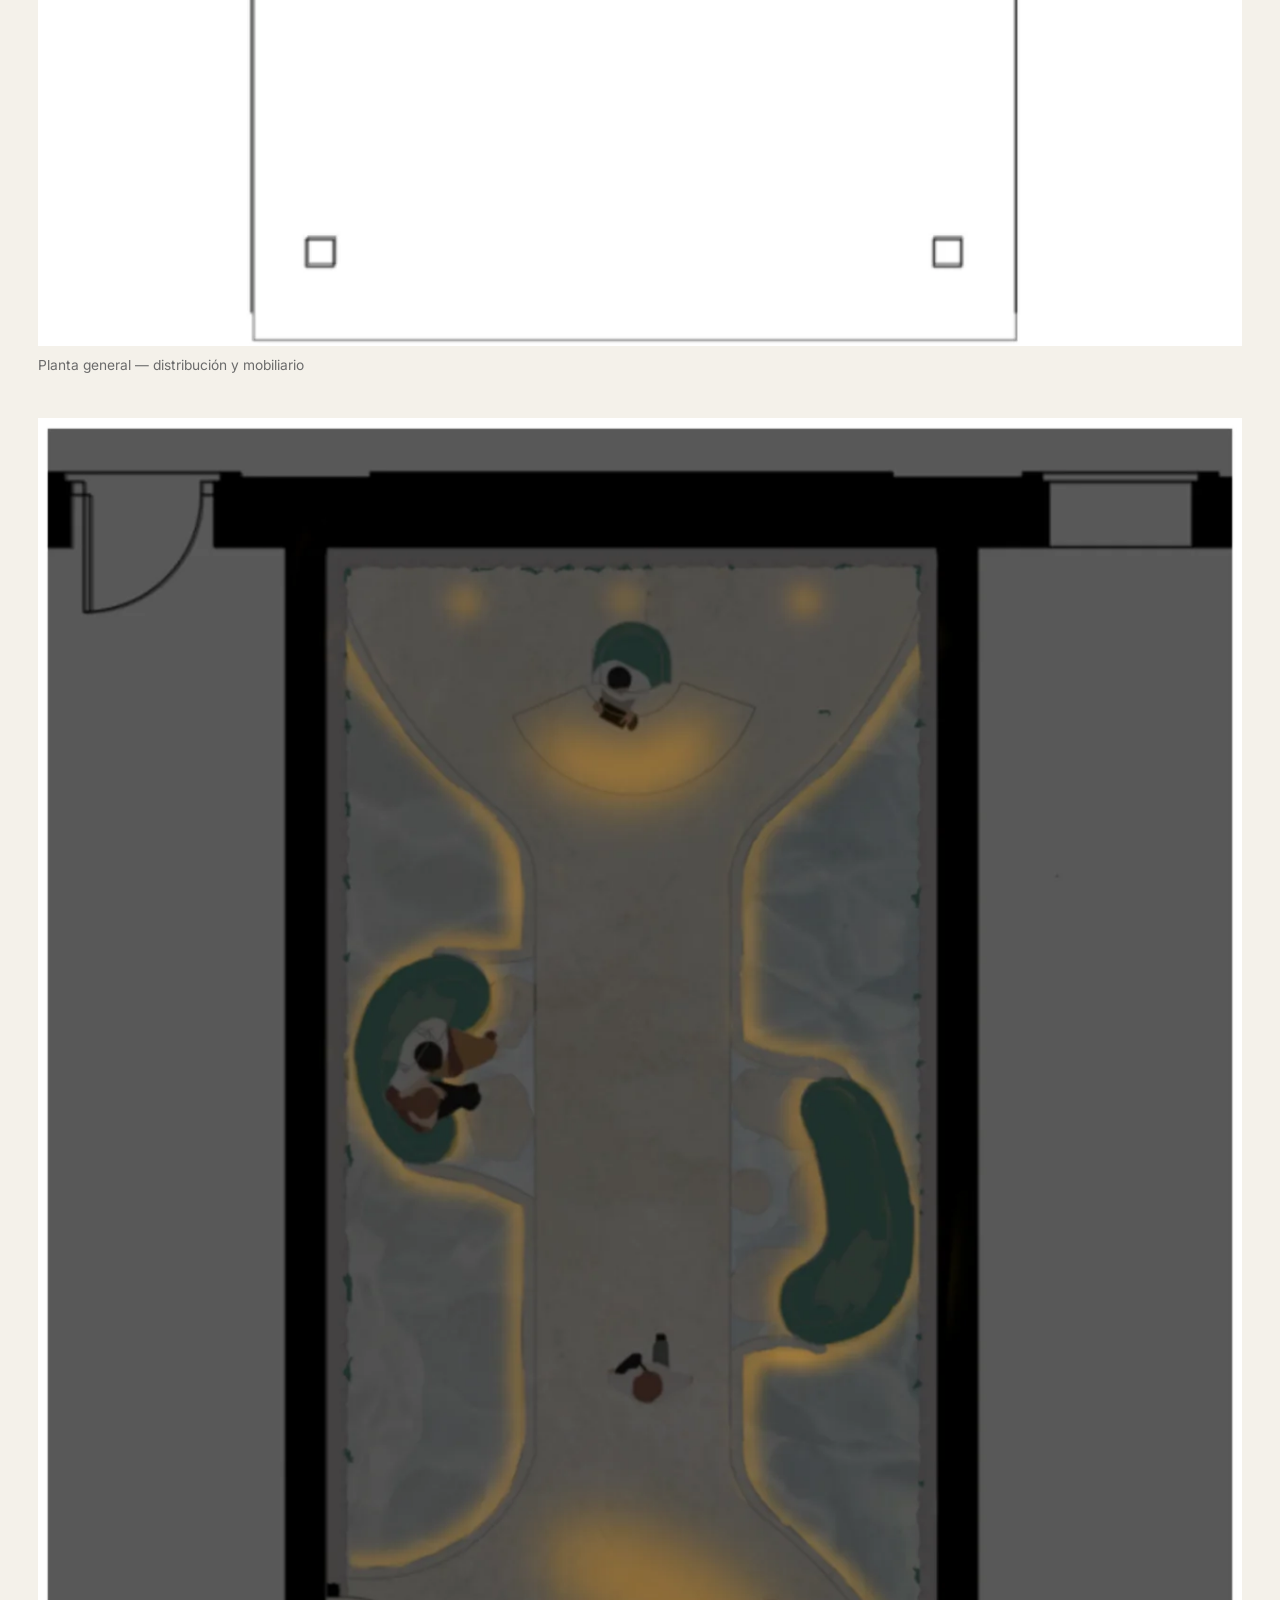
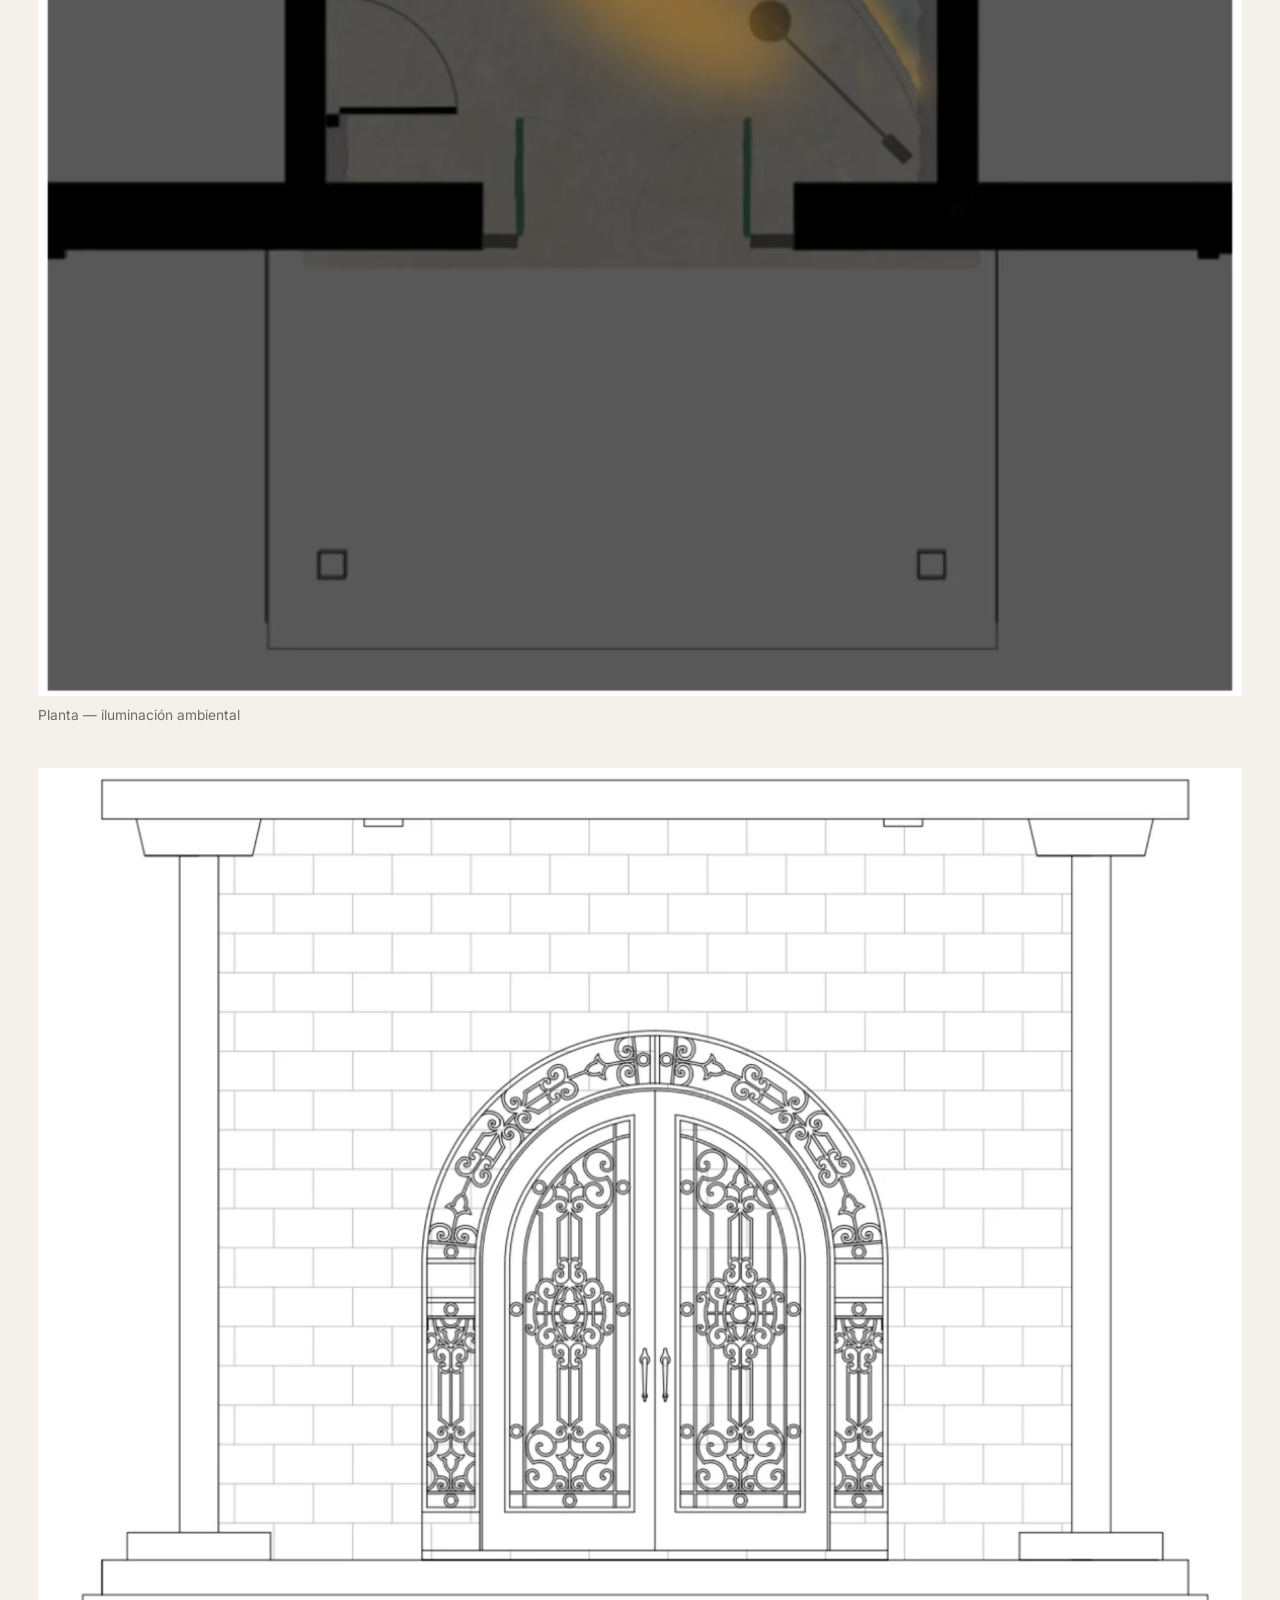
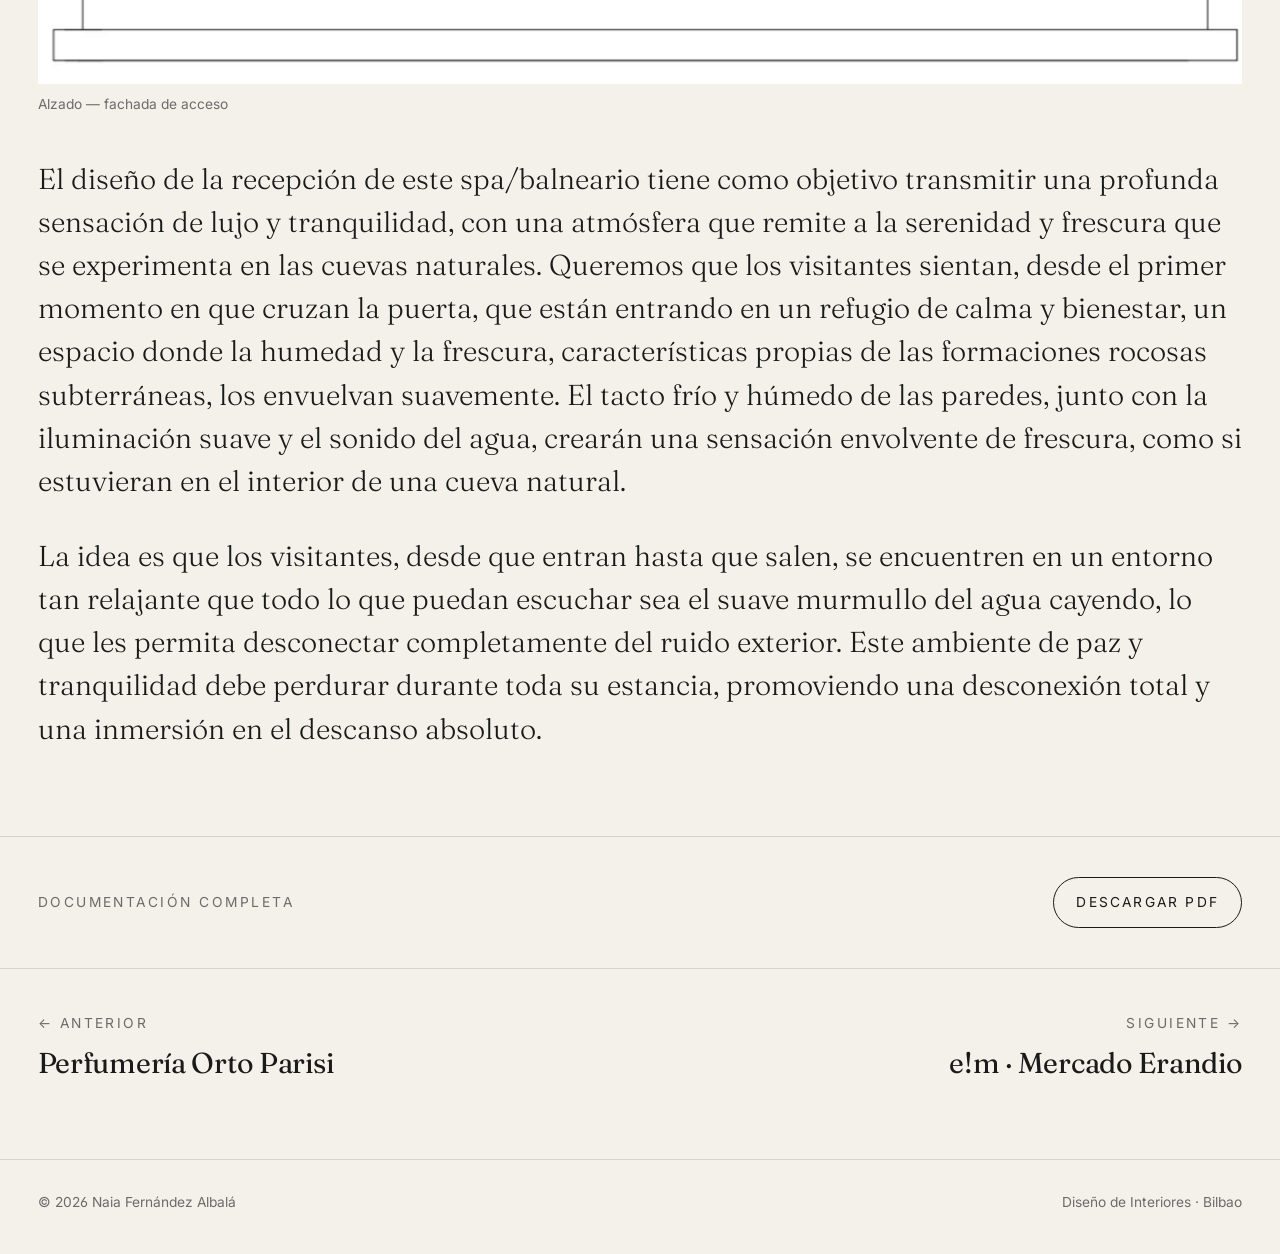
<file: projects/spa-recepcion.html>
<!doctype html>
<html lang="es">
<head>
<meta charset="utf-8" />
<meta name="viewport" content="width=device-width, initial-scale=1" />
<title>Spa Recepción · Naia Fernández Albalá</title>
<meta name="description" content="Recepción de spa concebida como una cueva natural: humedad, frescura y el rumor del agua envuelven al visitante desde la entrada." />
<meta name="theme-color" content="#f4f1ea" />
<link rel="icon" type="image/svg+xml" href="../assets/icons/favicon.svg" />
<link rel="preconnect" href="https://fonts.googleapis.com" />
<link rel="preconnect" href="https://fonts.gstatic.com" crossorigin />
<link href="https://fonts.googleapis.com/css2?family=Fraunces:ital,opsz,wght@0,9..144,300;0,9..144,400;0,9..144,500;1,9..144,300;1,9..144,400&family=Inter:wght@400;500&display=swap" rel="stylesheet" />
<link rel="stylesheet" href="../assets/css/styles.css?v=80d0acb8" />
</head>
<body>
<a class="skip-link" href="#contenido">Saltar al contenido</a>

<header class="site-header">
  <div class="container site-header__row">
    <a class="brand" href="../index.html" aria-label="Inicio">Naia<sup>*</sup></a>
    <button class="nav-toggle" type="button" aria-expanded="false" aria-controls="primary-nav" aria-label="Abrir menú">
      <span class="nav-toggle__bars" aria-hidden="true"></span>
    </button>
    <nav class="nav" id="primary-nav" aria-label="Principal">
      <a href="../index.html#proyectos">Proyectos</a>
      <a href="../index.html#sobre-mi">Sobre mí</a>
      <a href="../index.html#contacto">Contacto</a>
    </nav>
  </div>
</header>

<main id="contenido" tabindex="-1">
  <section class="container project-hero reveal">
    <a class="project-hero__back" href="../index.html#proyectos">
      <span class="arrow" aria-hidden="true"></span>
      Volver a proyectos
    </a>
    <div class="project-hero__top">
      <h1 class="project-hero__title">Spa Recepción</h1>
      <dl class="project-hero__meta">
        <div><dt>Programa</dt><dd>Wellness · Hospitality</dd></div>
        <div><dt>Concepto</dt><dd>Refugio · cueva natural</dd></div>
        <div><dt>Atmósfera</dt><dd>Humedad · frescura · rumor del agua</dd></div>
        <div><dt>Curso</dt><dd>IED Kunsthal · 4º</dd></div>
      </dl>
    </div>
  </section>

  <section class="container gallery">
    <figure class="reveal">
      <button type="button" data-src="../assets/proyectos/spa-recepcion/01.webp" data-alt="Render frontal de la recepción del spa con paredes orgánicas">
        <span class="visual-crop" style="--image-width: 1317; --crop-x: 70; --crop-y: 92; --crop-width: 1208; --crop-height: 1035;">
          <img src="../assets/proyectos/spa-recepcion/01.webp" alt="Render frontal de la recepción del spa con paredes orgánicas" loading="lazy" width="1317" height="1166" decoding="async" />
        </span>
      </button>
      <figcaption>Render — recepción central</figcaption>
    </figure>
    <figure class="reveal">
      <button type="button" data-src="../assets/proyectos/spa-recepcion/02.webp" data-alt="Planta general del spa con recepción, asientos y zonas de agua">
        <img src="../assets/proyectos/spa-recepcion/02.webp" alt="Planta general del spa con recepción, asientos y zonas de agua" loading="lazy" width="1337" height="2115" decoding="async" />
      </button>
      <figcaption>Planta general — distribución y mobiliario</figcaption>
    </figure>
    <figure class="reveal">
      <button type="button" data-src="../assets/proyectos/spa-recepcion/03.webp" data-alt="Planta del spa con iluminación ambiental en las zonas de agua">
        <span class="visual-crop" style="--image-width: 1337; --crop-x: 30; --crop-y: 30; --crop-width: 1277; --crop-height: 1990;">
          <img src="../assets/proyectos/spa-recepcion/03.webp" alt="Planta del spa con iluminación ambiental en las zonas de agua" loading="lazy" width="1337" height="2106" decoding="async" />
        </span>
      </button>
      <figcaption>Planta — iluminación ambiental</figcaption>
    </figure>
    <figure class="reveal">
      <button type="button" data-src="../assets/proyectos/spa-recepcion/04.webp" data-alt="Alzado de la fachada del spa con puerta ornamentada y escalinata">
        <span class="visual-crop" style="--image-width: 1334; --crop-x: 90; --crop-y: 30; --crop-width: 1190; --crop-height: 905;">
          <img src="../assets/proyectos/spa-recepcion/04.webp" alt="Alzado de la fachada del spa con puerta ornamentada y escalinata" loading="lazy" width="1334" height="2098" decoding="async" />
        </span>
      </button>
      <figcaption>Alzado — fachada de acceso</figcaption>
    </figure>
    <div class="gallery__copy reveal">
      <p>El diseño de la recepción de este spa/balneario tiene como objetivo transmitir una profunda sensación de lujo y tranquilidad, con una atmósfera que remite a la serenidad y frescura que se experimenta en las cuevas naturales. Queremos que los visitantes sientan, desde el primer momento en que cruzan la puerta, que están entrando en un refugio de calma y bienestar, un espacio donde la humedad y la frescura, características propias de las formaciones rocosas subterráneas, los envuelvan suavemente. El tacto frío y húmedo de las paredes, junto con la iluminación suave y el sonido del agua, crearán una sensación envolvente de frescura, como si estuvieran en el interior de una cueva natural.</p>
      <p>La idea es que los visitantes, desde que entran hasta que salen, se encuentren en un entorno tan relajante que todo lo que puedan escuchar sea el suave murmullo del agua cayendo, lo que les permita desconectar completamente del ruido exterior. Este ambiente de paz y tranquilidad debe perdurar durante toda su estancia, promoviendo una desconexión total y una inmersión en el descanso absoluto.</p>
    </div>
  </section>

  <section class="container project-actions reveal">
    <p style="margin:0; color: var(--muted); font-size: var(--step--1); letter-spacing: 0.18em; text-transform: uppercase;">Documentación completa</p>
    <a class="button-link" href="../proyectos/SPA%20RECEPCION.pdf" download>Descargar PDF</a>
  </section>

  <nav class="container project-nav" aria-label="Navegación entre proyectos">
    <a href="perfumeria-orto-parisi.html">
      <span class="project-nav__label">← Anterior</span>
      <span class="project-nav__title serif">Perfumería Orto Parisi</span>
    </a>
    <a href="mercado-erandio.html">
      <span class="project-nav__label">Siguiente →</span>
      <span class="project-nav__title serif">e!m · Mercado Erandio</span>
    </a>
  </nav>
</main>

<footer class="site-footer">
  <div class="container site-footer__row">
    <span>© <span id="year">2026</span> Naia Fernández Albalá</span>
    <span>Diseño de Interiores · Bilbao</span>
  </div>
</footer>

<script>document.getElementById("year").textContent = new Date().getFullYear();</script>
<script src="../assets/js/main.js?v=3f03e110" defer></script>
</body>
</html>
</file>
<file: assets/css/styles.css>
:root {
  --bg: #f4f1ea;
  --bg-soft: #ece8de;
  --ink: #1a1a1a;
  --muted: #6b6b6b;
  --rule: #d8d3c8;
  --inverse: #ffffff;
  --shadow-soft: 0 1px 2px rgba(26, 26, 26, .04), 0 8px 24px rgba(26, 26, 26, .06);

  --font-serif: "Fraunces", "Cormorant Garamond", Georgia, serif;
  --font-sans: "Inter", system-ui, -apple-system, "Segoe UI", Roboto, sans-serif;

  --step--1: clamp(0.78rem, 0.74rem + 0.16vw, 0.86rem);
  --step-0:  clamp(0.94rem, 0.90rem + 0.20vw, 1.05rem);
  --step-1:  clamp(1.13rem, 1.06rem + 0.32vw, 1.32rem);
  --step-2:  clamp(1.41rem, 1.27rem + 0.66vw, 1.85rem);
  --step-3:  clamp(1.85rem, 1.55rem + 1.40vw, 2.75rem);
  --step-4:  clamp(2.50rem, 1.95rem + 2.60vw, 4.20rem);
  --step-5:  clamp(3.50rem, 2.40rem + 5.00vw, 7.20rem);

  --maxw: 1440px;
  --gutter: clamp(1.25rem, 0.75rem + 2vw, 3rem);
  --header-h: 76px;
}

* { box-sizing: border-box; }

html {
  scroll-behavior: smooth;
  scroll-padding-top: calc(var(--header-h) + 1.5rem);
}

body {
  margin: 0;
  background: var(--bg);
  color: var(--ink);
  font-family: var(--font-sans);
  font-size: var(--step-0);
  line-height: 1.55;
  font-feature-settings: "ss01", "kern";
  -webkit-font-smoothing: antialiased;
  text-rendering: optimizeLegibility;
}

img, video { max-width: 100%; height: auto; display: block; }

a { color: inherit; text-decoration: none; }
a:focus-visible, button:focus-visible {
  outline: 2px solid var(--ink);
  outline-offset: 3px;
  border-radius: 2px;
}

button { font: inherit; color: inherit; background: none; border: 0; cursor: pointer; }

::selection { background: var(--ink); color: var(--bg); }

/* Layout primitives */
.container {
  max-width: var(--maxw);
  margin: 0 auto;
  padding-inline: var(--gutter);
}

.skip-link {
  position: fixed;
  top: 1rem;
  left: var(--gutter);
  z-index: 100;
  padding: 0.75rem 1rem;
  background: var(--ink);
  color: var(--bg);
  transform: translateY(-200%);
}
.skip-link:focus { transform: none; }

.eyebrow {
  font-family: var(--font-sans);
  font-size: var(--step--1);
  text-transform: uppercase;
  letter-spacing: 0.18em;
  color: var(--muted);
  font-weight: 500;
}

.serif {
  font-family: var(--font-serif);
  font-weight: 400;
  letter-spacing: -0.01em;
}

.rule {
  border: 0;
  border-top: 1px solid var(--rule);
  margin: 0;
}

/* Header */
.site-header {
  position: sticky;
  top: 0;
  z-index: 30;
  background: color-mix(in oklab, var(--bg), transparent 6%);
  backdrop-filter: saturate(140%) blur(8px);
  -webkit-backdrop-filter: saturate(140%) blur(8px);
  border-bottom: 1px solid color-mix(in oklab, var(--rule), transparent 40%);
}

.site-header__row {
  display: flex;
  align-items: center;
  justify-content: space-between;
  height: var(--header-h);
}

.brand {
  font-family: var(--font-serif);
  font-style: italic;
  font-weight: 500;
  font-size: var(--step-2);
  letter-spacing: -0.02em;
  line-height: 1;
}
.brand sup {
  font-style: normal;
  font-size: 0.55em;
  vertical-align: 0.55em;
  margin-left: 1px;
  color: var(--muted);
}

.nav {
  display: flex;
  gap: clamp(1.25rem, 0.5rem + 2vw, 2.5rem);
  align-items: center;
}
.nav a {
  font-size: var(--step--1);
  letter-spacing: 0.02em;
  position: relative;
  padding: 6px 0;
}
.nav a::after {
  content: "";
  position: absolute;
  inset: auto 0 0 0;
  height: 1px;
  background: currentColor;
  transform: scaleX(0);
  transform-origin: right;
  transition: transform .35s ease;
}
.nav a:hover::after, .nav a:focus-visible::after {
  transform: scaleX(1);
  transform-origin: left;
}

.nav-toggle {
  display: none;
  width: 40px; height: 40px;
  align-items: center; justify-content: center;
  border: 1px solid var(--rule);
  border-radius: 999px;
}
.nav-toggle__bars {
  display: block;
  width: 16px; height: 1px; background: var(--ink);
  position: relative;
}
.nav-toggle__bars::before, .nav-toggle__bars::after {
  content: ""; position: absolute; left: 0; right: 0; height: 1px; background: var(--ink);
}
.nav-toggle__bars::before { top: -5px; }
.nav-toggle__bars::after { top: 5px; }

@media (max-width: 719px) {
  .nav { flex-wrap: wrap; gap: 0.5rem 1rem; }
  .nav-ready .nav-toggle { display: inline-flex; }
  .nav-ready .nav {
    position: absolute;
    inset: 100% 0 auto;
    max-height: calc(100dvh - var(--header-h));
    overflow-y: auto;
    background: var(--bg);
    border-bottom: 1px solid var(--rule);
    box-shadow: var(--shadow-soft);
    flex-direction: column;
    align-items: flex-start;
    padding: 2rem var(--gutter);
    gap: 1.25rem;
    transform: translateY(-12px);
    opacity: 0;
    visibility: hidden;
    pointer-events: none;
    transition: transform .35s ease, opacity .35s ease;
  }
  .nav-ready .nav a { font-size: var(--step-2); font-family: var(--font-serif); }
  body.nav-open .nav { transform: translateY(0); opacity: 1; visibility: visible; pointer-events: auto; }
}

/* Hero */
.hero {
  padding-block: clamp(3rem, 4rem + 4vw, 8rem) clamp(2.5rem, 3rem + 3vw, 6rem);
  position: relative;
}
.hero__eyebrow { margin: 0 0 clamp(1.5rem, 1rem + 2vw, 3rem); }

.hero__title {
  font-family: var(--font-serif);
  font-weight: 300;
  font-size: var(--step-5);
  line-height: 0.95;
  letter-spacing: -0.035em;
  margin: 0 0 clamp(1rem, 1rem + 1vw, 2rem);
}
.hero__title em {
  font-style: italic;
  font-weight: 300;
}

.hero__meta {
  display: flex;
  flex-wrap: wrap;
  gap: 2rem 3rem;
  align-items: end;
  justify-content: space-between;
  border-top: 1px solid var(--rule);
  padding-top: clamp(1rem, 1rem + 1vw, 1.5rem);
  margin-top: clamp(1.5rem, 1rem + 2vw, 3rem);
}
.hero__role {
  font-size: var(--step-1);
  font-family: var(--font-serif);
  font-style: italic;
  max-width: 28ch;
  margin: 0;
}
.hero__cue {
  display: inline-flex;
  align-items: center;
  gap: 0.6rem;
  font-size: var(--step--1);
  letter-spacing: 0.18em;
  text-transform: uppercase;
  color: var(--muted);
}
.hero__cue::after {
  content: "";
  width: 28px; height: 1px;
  background: currentColor;
  transform-origin: left;
  animation: line-cue 2.6s ease-in-out infinite;
}
@keyframes line-cue {
  0%, 100% { transform: scaleX(0.6); opacity: .5; }
  50%      { transform: scaleX(1.0); opacity: 1; }
}

/* Section heading */
.section {
  padding: clamp(3rem, 3rem + 3vw, 6rem) 0;
  border-top: 1px solid var(--rule);
}
.section__head {
  display: grid;
  grid-template-columns: 1fr;
  gap: 1rem;
  margin-bottom: clamp(2rem, 2rem + 2vw, 4rem);
}
.section__title {
  font-family: var(--font-serif);
  font-weight: 300;
  font-size: var(--step-3);
  line-height: 1.05;
  letter-spacing: -0.02em;
  margin: 0;
}
@media (min-width: 720px) {
  .section__head {
    grid-template-columns: 1fr 1fr;
    align-items: end;
  }
}

/* Projects grid */
.projects {
  display: grid;
  grid-template-columns: 1fr;
  gap: clamp(1.5rem, 1rem + 2vw, 3rem);
}
@media (min-width: 720px) {
  .projects { grid-template-columns: repeat(12, 1fr); row-gap: clamp(2rem, 1rem + 4vw, 5rem); }
  .projects > .project-card { grid-column: span 6; }
  .projects > .project-card:nth-child(4n+1) { grid-column: 1 / span 7; }
  .projects > .project-card:nth-child(4n+2) { grid-column: 8 / span 5; margin-top: clamp(2rem, 2rem + 4vw, 6rem); }
  .projects > .project-card:nth-child(4n+3) { grid-column: 1 / span 5; }
  .projects > .project-card:nth-child(4n+4) { grid-column: 6 / span 7; margin-top: clamp(2rem, 2rem + 3vw, 5rem); }
}

.project-card {
  display: block;
  position: relative;
  overflow: hidden;
}
.project-card__media {
  position: relative;
  overflow: hidden;
  background: var(--bg-soft);
  aspect-ratio: 4 / 5;
}
.project-card:nth-child(4n+2) .project-card__media,
.project-card:nth-child(4n+3) .project-card__media { aspect-ratio: 4 / 5; }
.project-card:nth-child(4n+1) .project-card__media,
.project-card:nth-child(4n+4) .project-card__media { aspect-ratio: 5 / 4; }

.project-card__media img {
  width: 100%; height: 100%; object-fit: cover;
  transition: transform .9s cubic-bezier(.2,.7,.2,1);
}
.project-card:hover .project-card__media img,
.project-card:focus-visible .project-card__media img { transform: scale(1.03); }

.project-card__caption {
  display: flex;
  flex-wrap: wrap;
  align-items: baseline;
  justify-content: space-between;
  gap: 1rem;
  padding-block: 1rem;
  border-top: 1px solid var(--rule);
  margin: 0;
}
.project-card__title {
  font-family: var(--font-serif);
  font-size: var(--step-2);
  font-weight: 400;
  letter-spacing: -0.01em;
  margin: 0;
}
.project-card__meta {
  margin: 0;
  font-size: var(--step--1);
  color: var(--muted);
  text-align: right;
  white-space: nowrap;
}

.project-card--featured {
  margin-bottom: clamp(2rem, 2rem + 4vw, 5rem);
}
.project-card__eyebrow { margin: 0 0 1rem; }
.project-card.project-card--featured .project-card__media { aspect-ratio: auto; }
.project-card--featured .project-card__media img { height: auto; }
.project-card--featured .project-card__title { font-size: var(--step-3); }
.project-card--featured:hover .project-card__media img,
.project-card--featured:focus-visible .project-card__media img { transform: none; }

@media (max-width: 719px) {
  .project-card__caption { flex-direction: column; align-items: flex-start; gap: 0.5rem; }
  .project-card__meta { text-align: left; }
}

/* About */
.about {
  display: grid;
  grid-template-columns: 1fr;
  gap: clamp(1.5rem, 1rem + 3vw, 3.5rem);
}
@media (min-width: 900px) {
  .about { grid-template-columns: 5fr 6fr; }
}

.about__bio p {
  font-family: var(--font-serif);
  font-size: var(--step-2);
  line-height: 1.4;
  font-weight: 300;
  letter-spacing: -0.005em;
  margin: 0 0 1.25rem;
}
.about__bio p:last-of-type { margin-bottom: 1.5rem; }

.about__cv {
  display: inline-flex;
  align-items: center;
  gap: 0.75rem;
  padding: 0.85rem 1.4rem;
  border: 1px solid var(--ink);
  border-radius: 999px;
  font-size: var(--step--1);
  letter-spacing: 0.16em;
  text-transform: uppercase;
  background: var(--ink);
  color: var(--bg);
  transition: background .3s ease, color .3s ease, transform .3s ease;
}
.about__cv:hover, .about__cv:focus-visible {
  background: transparent;
  color: var(--ink);
}
.about__cv-icon {
  display: block;
  flex-shrink: 0;
  width: 20px;
  height: 20px;
}

.about__details { display: flex; flex-direction: column; gap: clamp(1.5rem, 1rem + 1.5vw, 2.5rem); }
.detail-block dt, .detail-block__title {
  font-family: var(--font-sans);
  font-size: var(--step--1);
  text-transform: uppercase;
  letter-spacing: 0.16em;
  color: var(--muted);
  font-weight: 400;
  margin: 0 0 0.5rem;
}
.detail-block dd {
  margin: 0 0 0.4rem;
  font-size: var(--step-0);
}
.detail-block dd + dd { border-top: 1px dashed var(--rule); padding-top: 0.4rem; }

.skill-list, .lang-list { list-style: none; margin: 0; padding: 0; display: flex; flex-wrap: wrap; gap: 0.4rem 0.6rem; }
.skill-list li {
  font-size: var(--step--1);
  padding: 0.35rem 0.75rem;
  border: 1px solid var(--rule);
  border-radius: 999px;
}
.lang-list li {
  font-size: var(--step--1);
  display: inline-flex;
  gap: 0.4rem;
}
.lang-list li span { color: var(--muted); }

/* Contact */
.contact-grid {
  display: grid;
  grid-template-columns: 1fr;
  gap: 1rem 2rem;
  font-family: var(--font-serif);
  font-size: var(--step-2);
  font-weight: 300;
  letter-spacing: -0.005em;
}
@media (min-width: 720px) {
  .contact-grid { grid-template-columns: auto 1fr; align-items: baseline; }
}
.contact-grid dt {
  font-family: var(--font-sans);
  font-size: var(--step--1);
  text-transform: uppercase;
  letter-spacing: 0.18em;
  color: var(--muted);
  font-weight: 500;
  align-self: end;
}
.contact-grid dd { margin: 0; min-width: 0; overflow-wrap: anywhere; }
.contact-grid dd a { border-bottom: 1px solid var(--rule); padding-bottom: 0.15em; transition: border-color .3s ease; }
.contact-grid dd a:hover { border-color: var(--ink); }

/* Footer */
.site-footer {
  border-top: 1px solid var(--rule);
  padding: 2rem 0 2.5rem;
  font-size: var(--step--1);
  color: var(--muted);
}
.site-footer__row {
  display: flex; justify-content: space-between; gap: 1rem; flex-wrap: wrap;
}

/* Project detail pages */
.project-hero {
  padding-block: clamp(2.5rem, 3rem + 3vw, 6rem) clamp(1.5rem, 2rem + 2vw, 3.5rem);
}
.project-hero__back {
  display: inline-flex; align-items: center; gap: 0.5rem;
  font-size: var(--step--1);
  letter-spacing: 0.16em; text-transform: uppercase;
  color: var(--muted);
  margin-bottom: clamp(1.5rem, 1rem + 2vw, 3rem);
}
.project-hero__back:hover { color: var(--ink); }
.project-hero__back .arrow { display: inline-block; width: 18px; height: 1px; background: currentColor; position: relative; }
.project-hero__back .arrow::before {
  content: ""; position: absolute; left: 0; top: -3px;
  width: 7px; height: 7px;
  border-left: 1px solid currentColor; border-bottom: 1px solid currentColor;
  transform: rotate(45deg) translate(1px, -1px);
}

.project-hero__top {
  display: grid;
  grid-template-columns: 1fr;
  gap: 2rem;
  align-items: end;
}
@media (min-width: 720px) {
  .project-hero__top { grid-template-columns: 7fr 5fr; }
}
.project-hero__title {
  font-family: var(--font-serif);
  font-weight: 300;
  font-size: var(--step-4);
  line-height: 1;
  letter-spacing: -0.025em;
  margin: 0;
}
.project-hero__meta {
  font-size: var(--step--1);
  display: grid;
  grid-template-columns: 1fr 1fr;
  gap: 1.5rem 1rem;
  border-top: 1px solid var(--rule);
  padding-top: 1.25rem;
}
.project-hero__meta dt {
  text-transform: uppercase; letter-spacing: 0.18em; color: var(--muted); margin-bottom: 0.25rem;
}
.project-hero__meta dd { margin: 0; }

.project-description {
  padding-block: clamp(1.5rem, 2rem + 2vw, 4rem);
  border-top: 1px solid var(--rule);
}
.project-description__inner, .gallery__copy {
  display: grid; grid-template-columns: 1fr; gap: 2rem;
  font-family: var(--font-serif);
  font-size: var(--step-2);
  font-weight: 300;
  line-height: 1.5;
  max-width: 70ch;
}
.project-description__inner p, .gallery__copy p { margin: 0; }
.gallery__copy h2 {
  font-size: var(--step-2);
  font-weight: 400;
  margin: 0;
}
.gallery > .gallery__copy { grid-column: 1 / -1; }

.gallery {
  padding-block: clamp(1.5rem, 2rem + 2vw, 4rem) clamp(2rem, 3rem + 3vw, 6rem);
  display: grid;
  grid-template-columns: 1fr;
  gap: clamp(1rem, 1rem + 2vw, 3rem);
}
@media (min-width: 720px) {
  .gallery { grid-template-columns: repeat(12, 1fr); }
  .gallery > figure { grid-column: span 12; }
  .gallery > figure.gallery--half { grid-column: span 6; }
  .gallery > figure.gallery--two-thirds { grid-column: span 8; }
  .gallery > figure.gallery--one-third { grid-column: span 4; }
}
.gallery figure { margin: 0; }
.gallery button {
  width: 100%;
  display: block;
  background: var(--bg-soft);
  overflow: hidden;
  cursor: zoom-in;
  border: 0;
  padding: 0;
}
.gallery button > img {
  width: 100%; height: auto; display: block;
  transition: opacity .3s ease;
}
.gallery button:hover img,
.gallery button:focus-visible img { opacity: .92; }
.gallery figcaption {
  font-size: var(--step--1);
  color: var(--muted);
  margin-top: 0.6rem;
}
.gallery figcaption:first-child { margin: 0 0 0.8rem; }

/* Crop the page layout while preserving the original artwork. */
.visual-crop {
  display: block;
  position: relative;
  overflow: hidden;
  aspect-ratio: var(--crop-width) / var(--crop-height);
}
.visual-crop > img {
  display: block;
  position: absolute;
  width: calc(100% * var(--image-width) / var(--crop-width));
  max-width: none;
  height: auto;
  left: calc(-100% * var(--crop-x) / var(--crop-width));
  top: calc(-100% * var(--crop-y) / var(--crop-height));
  transition: opacity .3s ease;
}
.project-card .project-card__media.project-card__media--visual { aspect-ratio: auto; }
.project-card:hover .project-card__media--visual img,
.project-card:focus-visible .project-card__media--visual img { transform: none; }

.project-actions {
  border-top: 1px solid var(--rule);
  padding-block: clamp(1.5rem, 2rem + 1vw, 2.5rem);
  display: flex; flex-wrap: wrap; gap: 1rem 2rem; justify-content: space-between; align-items: center;
}
.button-link {
  display: inline-flex; align-items: center; gap: 0.75rem;
  padding: 0.85rem 1.4rem;
  border: 1px solid var(--ink);
  border-radius: 999px;
  font-size: var(--step--1);
  letter-spacing: 0.16em; text-transform: uppercase;
  transition: background .3s ease, color .3s ease;
}
.button-link:hover { background: var(--ink); color: var(--bg); }

.project-nav {
  border-top: 1px solid var(--rule);
  padding-block: clamp(2rem, 2rem + 1vw, 3rem) clamp(2.5rem, 3rem + 2vw, 5rem);
  display: grid;
  grid-template-columns: 1fr 1fr;
  gap: 1.5rem;
}
.project-nav a {
  min-width: 0;
  display: flex; flex-direction: column; gap: 0.4rem;
}
.project-nav a:nth-child(2) { text-align: right; }
.project-nav__label {
  font-size: var(--step--1); text-transform: uppercase; letter-spacing: 0.18em; color: var(--muted);
}
.project-nav__title {
  font-family: var(--font-serif); font-size: var(--step-2); letter-spacing: -0.01em;
}

/* Lightbox */
.lightbox {
  position: fixed; inset: 0;
  width: 100%; height: 100%;
  max-width: none; max-height: none;
  margin: 0; border: 0;
  overflow: hidden;
  background: rgba(20, 20, 20, .92);
  align-items: center; justify-content: center;
  padding: 4.5rem clamp(1rem, 4vw, 4rem);
  z-index: 60;
}
.lightbox:not([open]) { display: none; }
.lightbox[open] { display: flex; }
.lightbox::backdrop { background: transparent; }
.lightbox__media {
  width: min(100%, calc((100dvh - 9rem) * var(--visual-ratio)));
  aspect-ratio: var(--visual-ratio);
  background: var(--bg);
  box-shadow: var(--shadow-soft);
}
.lightbox__img {
  display: block;
  width: 100%; height: 100%;
  object-fit: contain;
}
.lightbox__media.visual-crop { aspect-ratio: var(--visual-ratio); }
.lightbox__media.visual-crop > img {
  width: calc(100% * var(--image-width) / var(--crop-width));
  height: auto;
}
.lightbox__btn {
  position: absolute;
  width: 48px; height: 48px;
  border-radius: 999px;
  border: 1px solid rgba(255,255,255,.3);
  color: #fff;
  display: inline-flex; align-items: center; justify-content: center;
  background: rgba(0,0,0,.2);
  transition: background .25s ease, border-color .25s ease;
}
.lightbox__btn:hover { background: rgba(255,255,255,.15); border-color: rgba(255,255,255,.6); }
.lightbox__btn[hidden] { display: none; }
.lightbox__btn--close { top: 16px; right: 16px; }
.lightbox__btn--prev  { left: 16px; top: 50%; transform: translateY(-50%); }
.lightbox__btn--next  { right: 16px; top: 50%; transform: translateY(-50%); }
.lightbox__counter {
  position: absolute; bottom: 16px; left: 50%; transform: translateX(-50%);
  color: rgba(255,255,255,.7);
  font-size: var(--step--1); letter-spacing: 0.18em; text-transform: uppercase;
}
@media (max-width: 600px) {
  .lightbox__btn--prev { left: 8px; }
  .lightbox__btn--next { right: 8px; }
}

/* Reveal on scroll */
.reveal {
  transition: opacity .9s ease, transform .9s cubic-bezier(.2,.7,.2,1);
  transition-delay: var(--reveal-delay, 0ms);
}
.reveal.is-pending { opacity: 0; transform: translateY(18px); }

@media (prefers-reduced-motion: reduce) {
  *, *::before, *::after {
    animation-duration: 0.01ms !important;
    animation-iteration-count: 1 !important;
    transition-duration: 0.01ms !important;
    scroll-behavior: auto !important;
  }
  .reveal.is-pending { opacity: 1; transform: none; }
}
</file>
